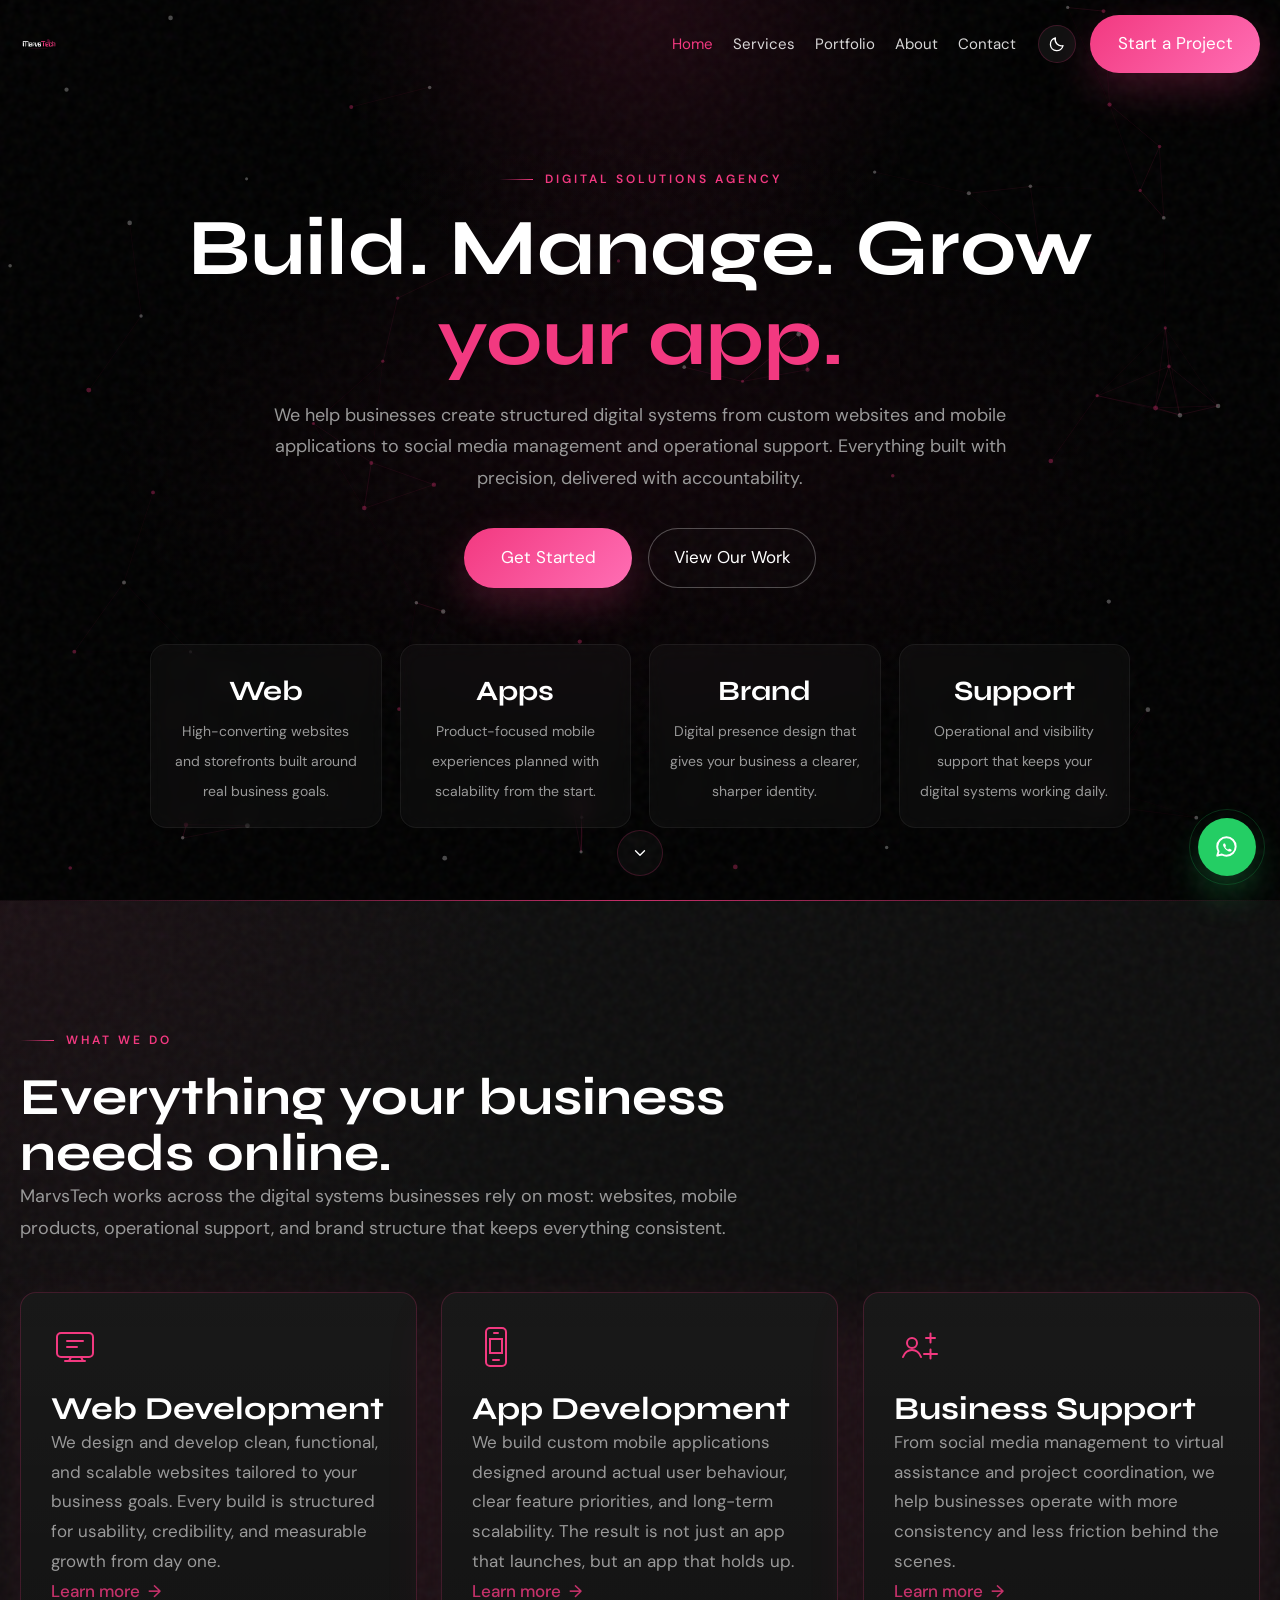
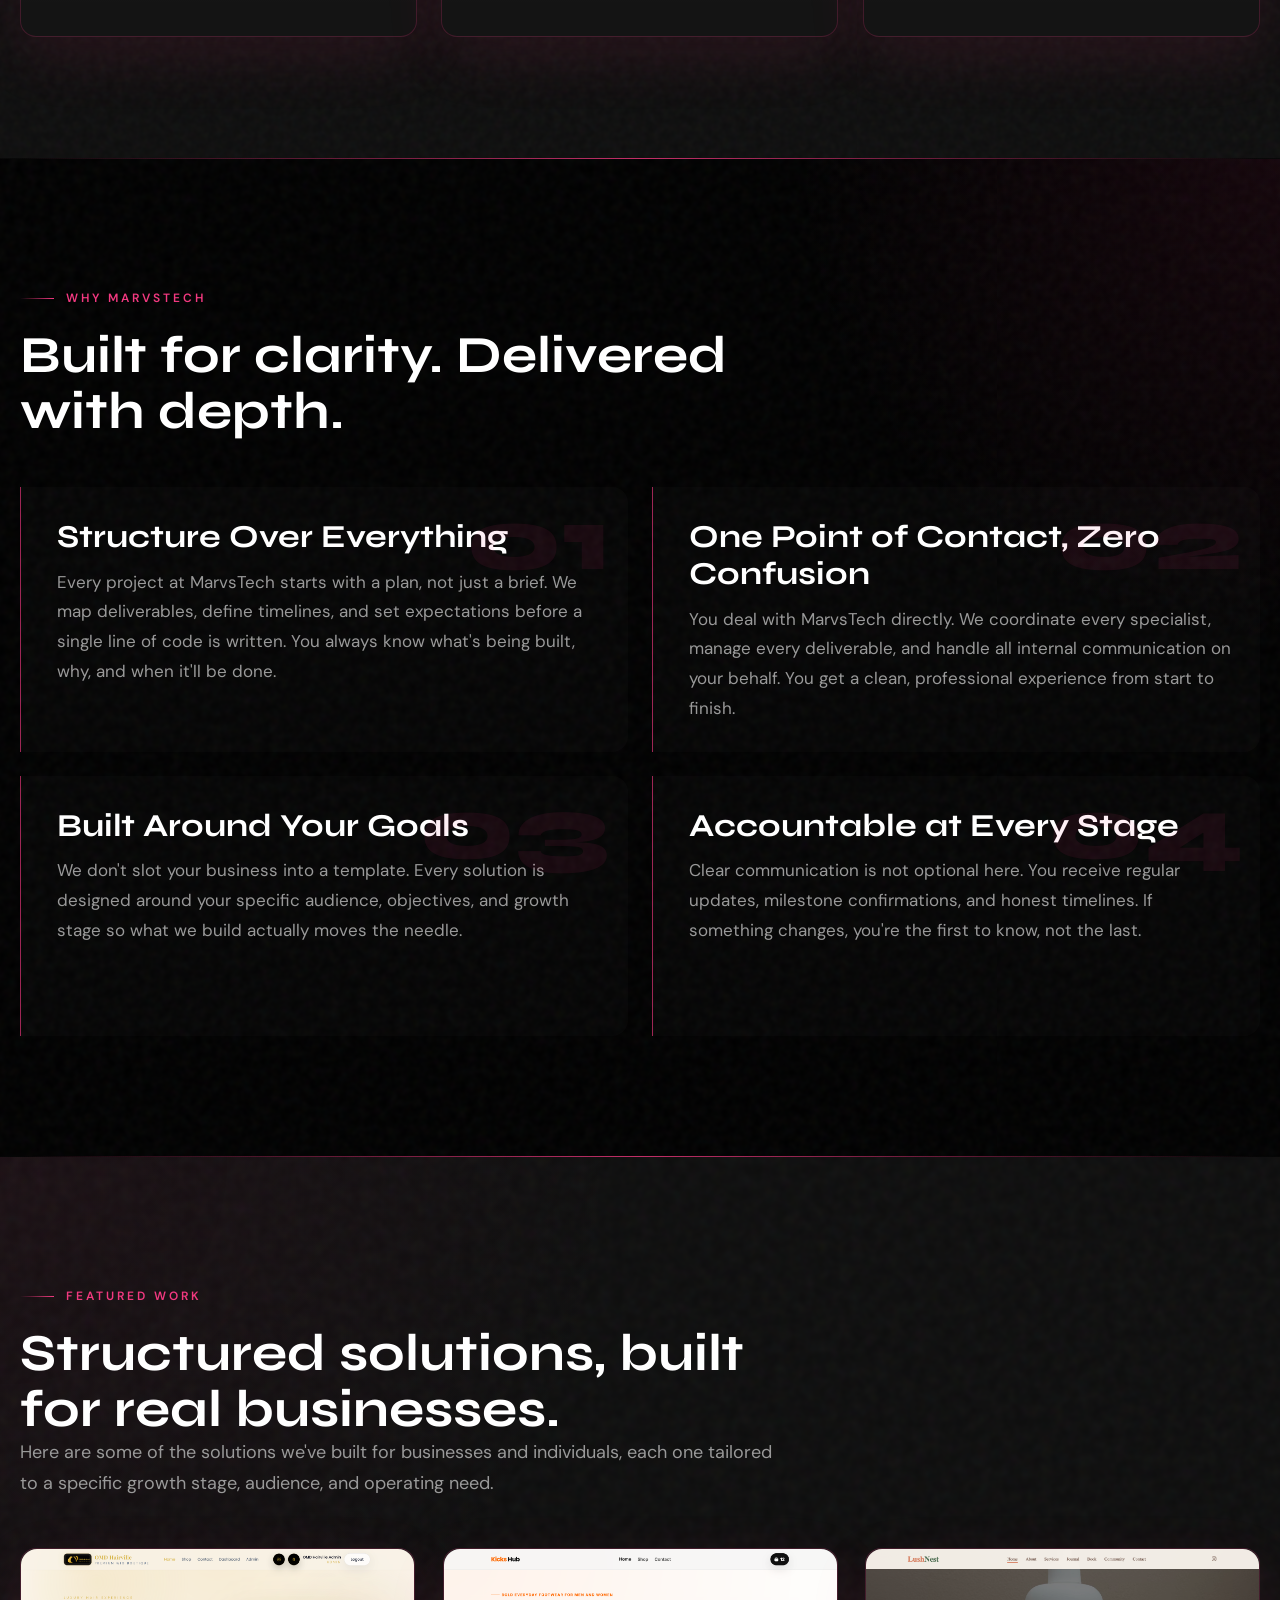
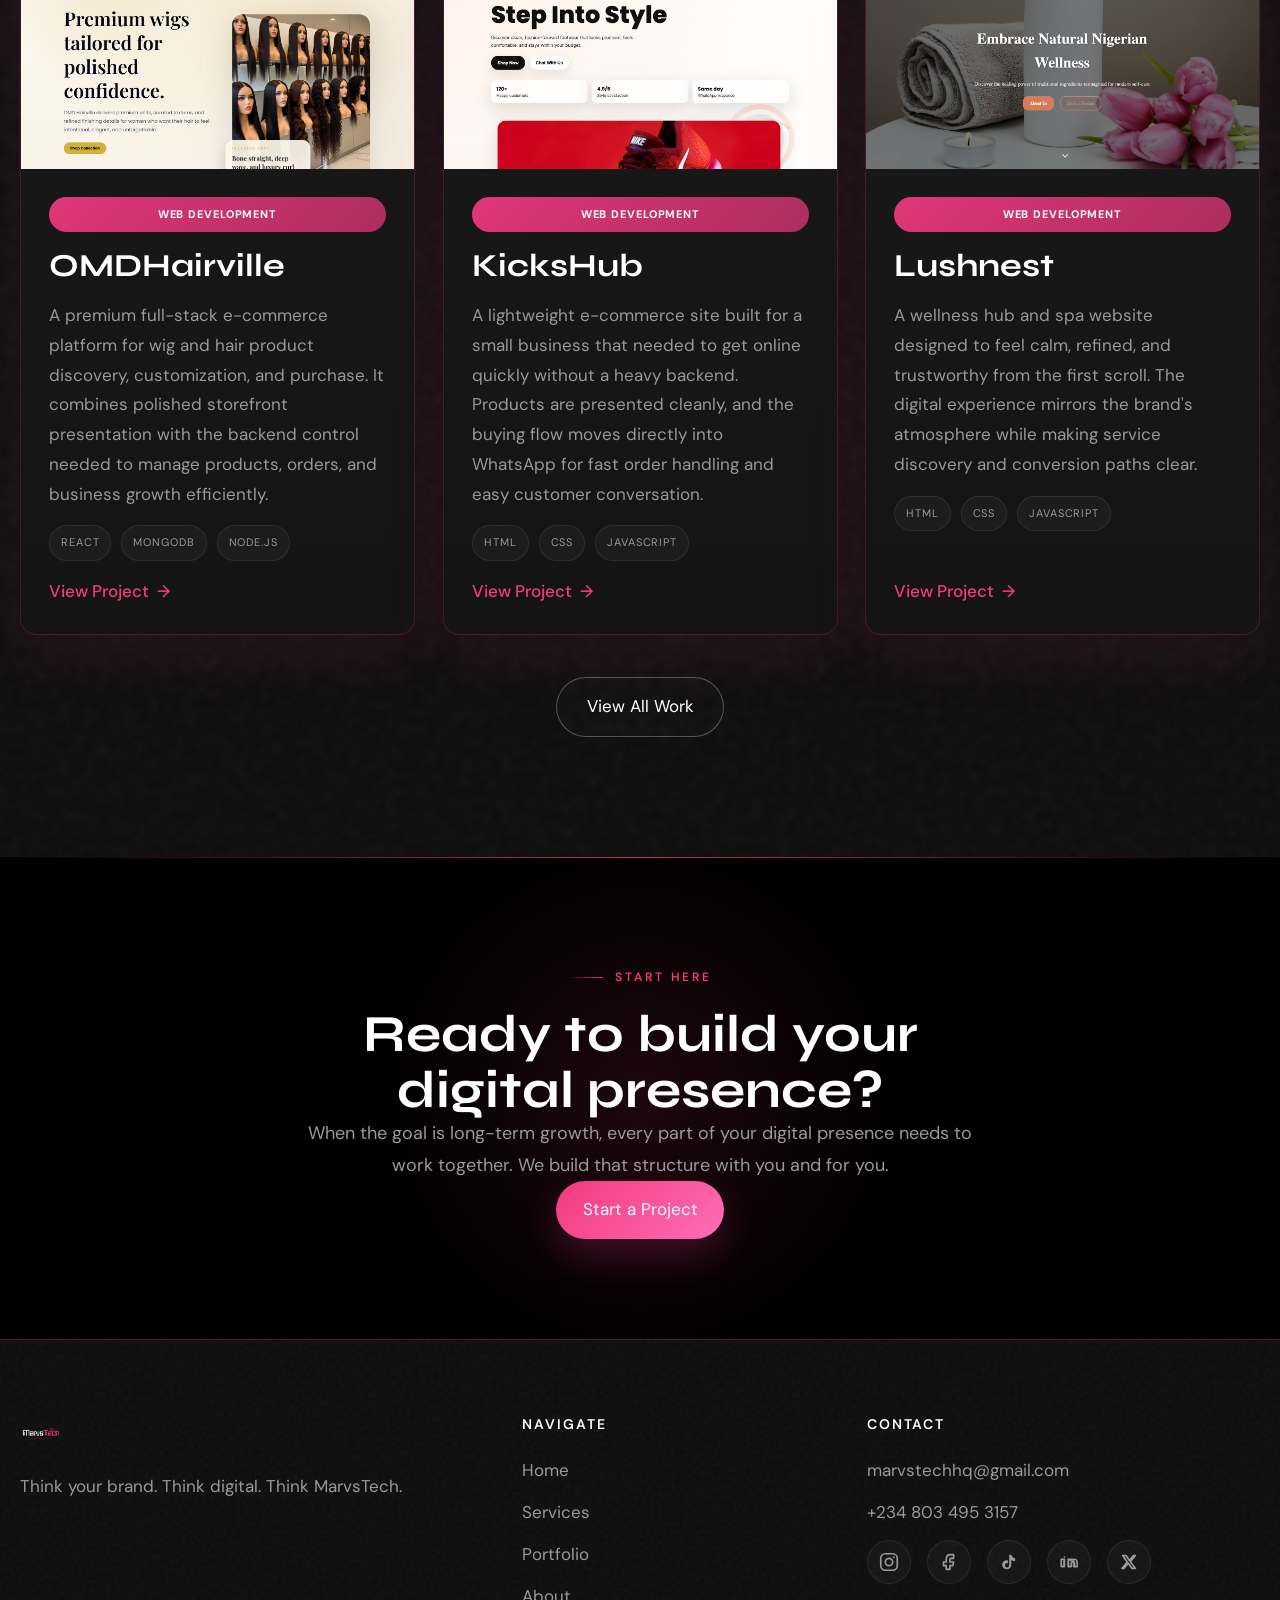
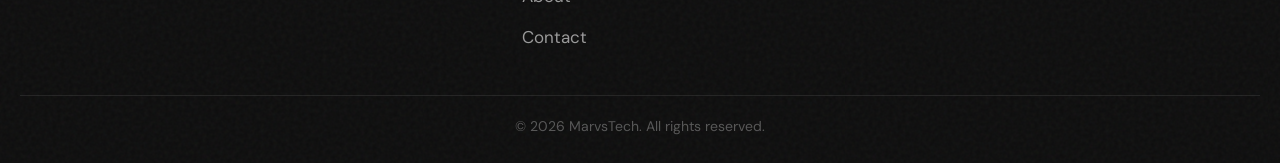
<file: index.html>
<!DOCTYPE html>
<html lang="en">
  <head>
    <meta charset="UTF-8">
    <meta name="viewport" content="width=device-width, initial-scale=1.0">
    <meta name="description" content="MarvsTech builds premium websites, apps, and digital support systems for businesses ready to grow online with clarity and structure.">
    <meta property="og:title" content="MarvsTech | Premium Digital Solutions Agency">
    <meta property="og:description" content="We build websites, applications, and digital systems that help brands build, manage, and grow with confidence.">
    <link rel="icon" href="assets/MavsTech Logo.png">
    <title>MarvsTech | Premium Digital Solutions Agency</title>
    <script>
      (() => {
        try {
          const savedTheme = localStorage.getItem("marvstech-theme");
          document.documentElement.setAttribute("data-theme", savedTheme === "light" ? "light" : "dark");
        } catch (error) {
          document.documentElement.setAttribute("data-theme", "dark");
        }
      })();
    </script>
    <link rel="preconnect" href="https://fonts.googleapis.com">
    <link rel="preconnect" href="https://fonts.gstatic.com" crossorigin>
    <link href="https://fonts.googleapis.com/css2?family=DM+Sans:wght@300;400;500&family=Syne:wght@700;800&display=swap" rel="stylesheet">
    <link rel="stylesheet" href="assets/css/style.css">
  </head>
  <body>
    <div class="page-shell">
      <!-- Header -->
      <header class="site-header">
        <div class="container nav-shell">
          <a class="brand-link" href="index.html" aria-label="MarvsTech home">
            <img src="assets/logo.png" alt="MarvsTech logo">
          </a>

          <nav class="nav-desktop" aria-label="Primary navigation">
            <ul class="nav-list">
              <li><a class="nav-link active" href="index.html">Home</a></li>
              <li><a class="nav-link" href="services.html">Services</a></li>
              <li><a class="nav-link" href="portfolio.html">Portfolio</a></li>
              <li><a class="nav-link" href="about.html">About</a></li>
              <li><a class="nav-link" href="contact.html">Contact</a></li>
            </ul>
          </nav>

          <div class="nav-tools">
            <button class="theme-toggle" type="button" data-theme-toggle aria-label="Switch theme">
              <span class="theme-icon theme-icon--sun" aria-hidden="true">
                <svg viewBox="0 0 24 24" fill="none">
                  <circle cx="12" cy="12" r="4.5" stroke="currentColor" stroke-width="1.8"/>
                  <path d="M12 2.8v2.4M12 18.8v2.4M5.2 5.2l1.7 1.7M17.1 17.1l1.7 1.7M2.8 12h2.4M18.8 12h2.4M5.2 18.8l1.7-1.7M17.1 6.9l1.7-1.7" stroke="currentColor" stroke-width="1.8" stroke-linecap="round"/>
                </svg>
              </span>
              <span class="theme-icon theme-icon--moon" aria-hidden="true">
                <svg viewBox="0 0 24 24" fill="none">
                  <path d="M20 14.2A8.5 8.5 0 0 1 9.8 4 8.5 8.5 0 1 0 20 14.2Z" stroke="currentColor" stroke-width="1.8" stroke-linecap="round" stroke-linejoin="round"/>
                </svg>
              </span>
            </button>
            <a class="btn nav-cta" href="contact.html">Start a Project</a>
          </div>

          <button class="menu-toggle" type="button" aria-label="Toggle menu" aria-expanded="false" aria-controls="mobile-drawer">
            <span></span>
            <span></span>
            <span></span>
          </button>
        </div>
      </header>

      <div class="mobile-drawer" id="mobile-drawer">
        <div class="mobile-panel">
          <ul class="mobile-nav-list">
            <li><a class="mobile-nav-link active" href="index.html">Home</a></li>
            <li><a class="mobile-nav-link" href="services.html">Services</a></li>
            <li><a class="mobile-nav-link" href="portfolio.html">Portfolio</a></li>
            <li><a class="mobile-nav-link" href="about.html">About</a></li>
            <li><a class="mobile-nav-link" href="contact.html">Contact</a></li>
          </ul>
          <a class="btn" href="contact.html">Start a Project</a>
        </div>
      </div>

      <main>
        <!-- Hero -->
        <section class="hero">
          <canvas class="hero-canvas" data-particle-canvas aria-hidden="true"></canvas>
          <div class="container hero-overlay">
            <div class="hero-content" data-reveal>
              <div class="eyebrow">Digital Solutions Agency</div>
              <div class="hero-title">
                <h1>Build. Manage. Grow</h1>
                <h1><span class="word-swap" data-word-swap>your website.</span></h1>
              </div>
              <p class="hero-copy">
                We help businesses create structured digital systems from custom websites and mobile applications to social media management and operational support. Everything built with precision, delivered with accountability.
              </p>
              <div class="button-row hero-actions">
                <a class="btn" href="contact.html">Get Started</a>
                <a class="btn-outline" href="portfolio.html">View Our Work</a>
              </div>

              <div class="hero-metrics">
                <article class="metric-card" data-reveal data-reveal-delay="1">
                  <strong>Web</strong>
                  <span>High-converting websites and storefronts built around real business goals.</span>
                </article>
                <article class="metric-card" data-reveal data-reveal-delay="2">
                  <strong>Apps</strong>
                  <span>Product-focused mobile experiences planned with scalability from the start.</span>
                </article>
                <article class="metric-card" data-reveal data-reveal-delay="3">
                  <strong>Brand</strong>
                  <span>Digital presence design that gives your business a clearer, sharper identity.</span>
                </article>
                <article class="metric-card" data-reveal data-reveal-delay="4">
                  <strong>Support</strong>
                  <span>Operational and visibility support that keeps your digital systems working daily.</span>
                </article>
              </div>
            </div>
          </div>
          <a class="scroll-indicator" href="#what-we-do" aria-label="Scroll to what we do">
            <svg width="18" height="18" viewBox="0 0 24 24" fill="none" aria-hidden="true">
              <path d="m6 9 6 6 6-6" stroke="currentColor" stroke-width="1.8" stroke-linecap="round" stroke-linejoin="round"/>
            </svg>
          </a>
        </section>

        <div class="section-divider"></div>

        <!-- What We Do -->
        <section class="section section-soft" id="what-we-do">
          <div class="container">
            <div class="section-header" data-reveal>
              <div class="eyebrow">What We Do</div>
              <h2>Everything your business needs online.</h2>
              <p class="lead">MarvsTech works across the digital systems businesses rely on most: websites, mobile products, operational support, and brand structure that keeps everything consistent.</p>
            </div>

            <div class="grid-3">
              <article class="card" data-reveal data-reveal-delay="1">
                <svg class="service-icon" viewBox="0 0 48 48" fill="none" aria-hidden="true">
                  <rect x="6" y="10" width="36" height="24" rx="4" stroke="currentColor" stroke-width="2"/>
                  <path d="M14 38h20M20 34l-2 4m12-4 2 4M16 18h16M16 24h10" stroke="currentColor" stroke-width="2" stroke-linecap="round"/>
                </svg>
                <h3>Web Development</h3>
                <p>We design and develop clean, functional, and scalable websites tailored to your business goals. Every build is structured for usability, credibility, and measurable growth from day one.</p>
                <a class="learn-link" href="services.html#service-web">Learn more <span aria-hidden="true">→</span></a>
              </article>

              <article class="card" data-reveal data-reveal-delay="2">
                <svg class="service-icon" viewBox="0 0 48 48" fill="none" aria-hidden="true">
                  <rect x="14" y="5" width="20" height="38" rx="4" stroke="currentColor" stroke-width="2"/>
                  <path d="M22 10h4M21 37h6" stroke="currentColor" stroke-width="2" stroke-linecap="round"/>
                  <path d="M18 16h12v14H18z" stroke="currentColor" stroke-width="2"/>
                </svg>
                <h3>App Development</h3>
                <p>We build custom mobile applications designed around actual user behaviour, clear feature priorities, and long-term scalability. The result is not just an app that launches, but an app that holds up.</p>
                <a class="learn-link" href="services.html#service-app">Learn more <span aria-hidden="true">→</span></a>
              </article>

              <article class="card" data-reveal data-reveal-delay="3">
                <svg class="service-icon" viewBox="0 0 48 48" fill="none" aria-hidden="true">
                  <circle cx="18" cy="20" r="5" stroke="currentColor" stroke-width="2"/>
                  <path d="M9 34c1.6-4.2 5.2-7 9-7s7.4 2.8 9 7" stroke="currentColor" stroke-width="2" stroke-linecap="round"/>
                  <path d="M32 15h9M36.5 10.5v9M30 31h13M36.5 26.5v9" stroke="currentColor" stroke-width="2" stroke-linecap="round"/>
                </svg>
                <h3>Business Support</h3>
                <p>From social media management to virtual assistance and project coordination, we help businesses operate with more consistency and less friction behind the scenes.</p>
                <a class="learn-link" href="services.html#service-support">Learn more <span aria-hidden="true">→</span></a>
              </article>
            </div>
          </div>
        </section>

        <div class="section-divider"></div>

        <!-- Why MarvsTech -->
        <section class="section section-dark">
          <div class="container">
            <div class="section-header" data-reveal>
              <div class="eyebrow">Why MarvsTech</div>
              <h2>Built for clarity. Delivered with depth.</h2>
            </div>

            <div class="feature-grid">
              <article class="feature-item" data-reveal data-reveal-delay="1">
                <div class="feature-number">01</div>
                <h3>Structure Over Everything</h3>
                <p>Every project at MarvsTech starts with a plan, not just a brief. We map deliverables, define timelines, and set expectations before a single line of code is written. You always know what's being built, why, and when it'll be done.</p>
              </article>

              <article class="feature-item" data-reveal data-reveal-delay="2">
                <div class="feature-number">02</div>
                <h3>One Point of Contact, Zero Confusion</h3>
                <p>You deal with MarvsTech directly. We coordinate every specialist, manage every deliverable, and handle all internal communication on your behalf. You get a clean, professional experience from start to finish.</p>
              </article>

              <article class="feature-item" data-reveal data-reveal-delay="3">
                <div class="feature-number">03</div>
                <h3>Built Around Your Goals</h3>
                <p>We don't slot your business into a template. Every solution is designed around your specific audience, objectives, and growth stage so what we build actually moves the needle.</p>
              </article>

              <article class="feature-item" data-reveal data-reveal-delay="4">
                <div class="feature-number">04</div>
                <h3>Accountable at Every Stage</h3>
                <p>Clear communication is not optional here. You receive regular updates, milestone confirmations, and honest timelines. If something changes, you're the first to know, not the last.</p>
              </article>
            </div>
          </div>
        </section>

        <div class="section-divider"></div>

        <!-- Featured Work -->
        <section class="section section-soft">
          <div class="container">
            <div class="section-header" data-reveal>
              <div class="eyebrow">Featured Work</div>
              <h2>Structured solutions, built for real businesses.</h2>
              <p class="lead">Here are some of the solutions we've built for businesses and individuals, each one tailored to a specific growth stage, audience, and operating need.</p>
            </div>

            <div class="project-grid">
              <article class="card project-card" data-reveal data-reveal-delay="1">
                <div class="project-image-wrap">
                  <img src="assets/projects/omdhairville.png" alt="Screenshot preview of OMDHairville e-commerce website">
                </div>
                <div class="project-content">
                  <span class="pill pill-pink">Web Development</span>
                  <h3>OMDHairville</h3>
                  <p>A premium full-stack e-commerce platform for wig and hair product discovery, customization, and purchase. It combines polished storefront presentation with the backend control needed to manage products, orders, and business growth efficiently.</p>
                  <div class="stack-tags">
                    <span class="stack-tag">React</span>
                    <span class="stack-tag">MongoDB</span>
                    <span class="stack-tag">Node.js</span>
                  </div>
                  <a class="text-link project-action" href="https://omdhairville.vercel.app/" target="_blank" rel="noreferrer">View Project <span aria-hidden="true">→</span></a>
                </div>
              </article>

              <article class="card project-card" data-reveal data-reveal-delay="2">
                <div class="project-image-wrap">
                  <img src="assets/projects/kickshub.png" alt="Screenshot preview of KicksHub online store">
                </div>
                <div class="project-content">
                  <span class="pill pill-pink">Web Development</span>
                  <h3>KicksHub</h3>
                  <p>A lightweight e-commerce site built for a small business that needed to get online quickly without a heavy backend. Products are presented cleanly, and the buying flow moves directly into WhatsApp for fast order handling and easy customer conversation.</p>
                  <div class="stack-tags">
                    <span class="stack-tag">HTML</span>
                    <span class="stack-tag">CSS</span>
                    <span class="stack-tag">JavaScript</span>
                  </div>
                  <a class="text-link project-action" href="https://kickshubstore.vercel.app/" target="_blank" rel="noreferrer">View Project <span aria-hidden="true">→</span></a>
                </div>
              </article>

              <article class="card project-card" data-reveal data-reveal-delay="3">
                <div class="project-image-wrap">
                  <img src="assets/projects/lushnest.png" alt="Screenshot preview of Lushnest wellness and spa website">
                </div>
                <div class="project-content">
                  <span class="pill pill-pink">Web Development</span>
                  <h3>Lushnest</h3>
                  <p>A wellness hub and spa website designed to feel calm, refined, and trustworthy from the first scroll. The digital experience mirrors the brand's atmosphere while making service discovery and conversion paths clear.</p>
                  <div class="stack-tags">
                    <span class="stack-tag">HTML</span>
                    <span class="stack-tag">CSS</span>
                    <span class="stack-tag">JavaScript</span>
                  </div>
                  <a class="text-link project-action" href="https://lushnest.netlify.app/" target="_blank" rel="noreferrer">View Project <span aria-hidden="true">→</span></a>
                </div>
              </article>
            </div>

            <div class="center-cta" data-reveal>
              <a class="btn-outline" href="portfolio.html">View All Work</a>
            </div>
          </div>
        </section>

        <div class="section-divider"></div>

        <!-- CTA -->
        <section class="cta-band">
          <div class="container">
            <div class="section-header" data-reveal>
              <div class="eyebrow">Start Here</div>
              <h2>Ready to build your digital presence?</h2>
              <p class="lead">When the goal is long-term growth, every part of your digital presence needs to work together. We build that structure with you and for you.</p>
            </div>
            <a class="btn" href="contact.html" data-reveal data-reveal-delay="1">Start a Project</a>
          </div>
        </section>
      </main>

      <!-- Footer -->
      <footer class="site-footer">
        <div class="container footer-top">
          <div class="footer-brand">
            <img src="assets/logo.png" alt="MarvsTech logo">
            <p>Think your brand. Think digital. Think MarvsTech.</p>
          </div>

          <div class="footer-links">
            <div class="footer-title">Navigate</div>
            <a href="index.html">Home</a>
            <a href="services.html">Services</a>
            <a href="portfolio.html">Portfolio</a>
            <a href="about.html">About</a>
            <a href="contact.html">Contact</a>
          </div>

          <div class="footer-contact">
            <div class="footer-title">Contact</div>
            <a href="mailto:marvstechhq@gmail.com">marvstechhq@gmail.com</a>
            <a href="tel:+2348034953157">+234 803 495 3157</a>
            <div class="footer-social">
              <a class="social-link social-link--instagram" href="https://www.instagram.com/marvs.tech?igsh=MXc1bWZhanFrd2Vx&utm_source=qr" target="_blank" aria-label="MarvsTech on Instagram">
                <svg viewBox="0 0 24 24" fill="none" aria-hidden="true"><rect x="3" y="3" width="18" height="18" rx="5" stroke="currentColor" stroke-width="1.8"/><circle cx="12" cy="12" r="4" stroke="currentColor" stroke-width="1.8"/><circle cx="17.2" cy="6.8" r="1" fill="currentColor"/></svg>
              </a>
              <a class="social-link social-link--facebook" href="https://www.facebook.com/share/1BCJtEY8v8/?mibextid=wwXIfr" target="_blank" aria-label="MarvsTech on Facebook">
                <svg viewBox="0 0 24 24" fill="none" aria-hidden="true"><path d="M14 8h3V4h-3c-3 0-5 2-5 5v3H6v4h3v4h4v-4h3.2l.8-4H13V9c0-.7.3-1 1-1Z" stroke="currentColor" stroke-width="1.8" stroke-linejoin="round"/></svg>
              </a>
              <a class="social-link social-link--tiktok" href="#" aria-label="MarvsTech on TikTok">
                <svg viewBox="0 0 24 24" fill="none" aria-hidden="true"><path d="M14.5 4c.7 2 2.1 3.5 4.2 4v3.2c-1.5-.1-2.9-.6-4.2-1.4V15a5 5 0 1 1-5-5c.5 0 .9.1 1.3.2v3.3a2.3 2.3 0 1 0 1.4 2.1V4h2.3Z" fill="currentColor"/></svg>
              </a>
              <a class="social-link social-link--linkedin" href="#" aria-label="MarvsTech on LinkedIn">
                <svg viewBox="0 0 24 24" fill="none" aria-hidden="true"><path d="M7 9v8M7 6.5v.1M11 17v-5a3 3 0 0 1 6 0v5M3.5 9h3V17h-3V9ZM11 9h3v1.4A4 4 0 0 1 17.5 9c2.1 0 3.5 1.4 3.5 4.2V17h-3v-3.4c0-1.2-.4-2.1-1.6-2.1s-2 1-2 2.3V17h-3V9Z" stroke="currentColor" stroke-width="1.8" stroke-linecap="round" stroke-linejoin="round"/></svg>
              </a>
              <a class="social-link social-link--x" href="#" aria-label="MarvsTech on X">
                <svg viewBox="0 0 24 24" fill="none" aria-hidden="true"><path d="M5 5h3.8l3.6 5.3L16.9 5H19l-5.5 6.6L19 19h-3.8l-3.9-5.7L6.4 19H4.3l5.8-6.9L5 5Z" stroke="currentColor" stroke-width="1.8" stroke-linecap="round" stroke-linejoin="round"/></svg>
              </a>
            </div>
          </div>
        </div>
        <div class="container footer-bottom">
          <p>© 2026 MarvsTech. All rights reserved.</p>
        </div>
      </footer>

      <!-- WhatsApp -->
      <div class="whatsapp-float">
        <div class="whatsapp-ring" aria-hidden="true"></div>
        <a class="whatsapp-link" href="https://wa.me/2348034953157" target="_blank" rel="noreferrer" aria-label="Chat with us on WhatsApp">
          <svg width="26" height="26" viewBox="0 0 24 24" fill="none" aria-hidden="true">
            <path d="M20 11.5c0 4.7-3.8 8.5-8.5 8.5-1.5 0-3-.4-4.2-1.1L3 20l1.2-4.1A8.4 8.4 0 0 1 3 11.5C3 6.8 6.8 3 11.5 3S20 6.8 20 11.5Z" stroke="currentColor" stroke-width="1.8" stroke-linejoin="round"/>
            <path d="M8.7 9.2c.2-.5.4-.5.6-.5h.5c.2 0 .4 0 .5.4l.7 1.7c.1.3 0 .4-.1.6l-.3.4c-.1.1-.2.2-.1.4.3.6 1 1.6 2.3 2.2.2.1.3 0 .4-.1l.5-.6c.2-.2.4-.2.6-.1l1.5.7c.2.1.4.2.4.5v.4c0 .2-.1.5-.4.7-.4.3-1 .4-1.5.3-.8-.1-1.8-.5-3.1-1.7-1.5-1.3-2.4-2.8-2.7-3.7-.2-.6-.1-1.2.1-1.5.1-.2.3-.4.5-.4Z" fill="currentColor"/>
          </svg>
        </a>
        <div class="whatsapp-tooltip">Chat with us</div>
      </div>
    </div>

    <script src="assets/js/main.js"></script>
  </body>
</html>
</file>
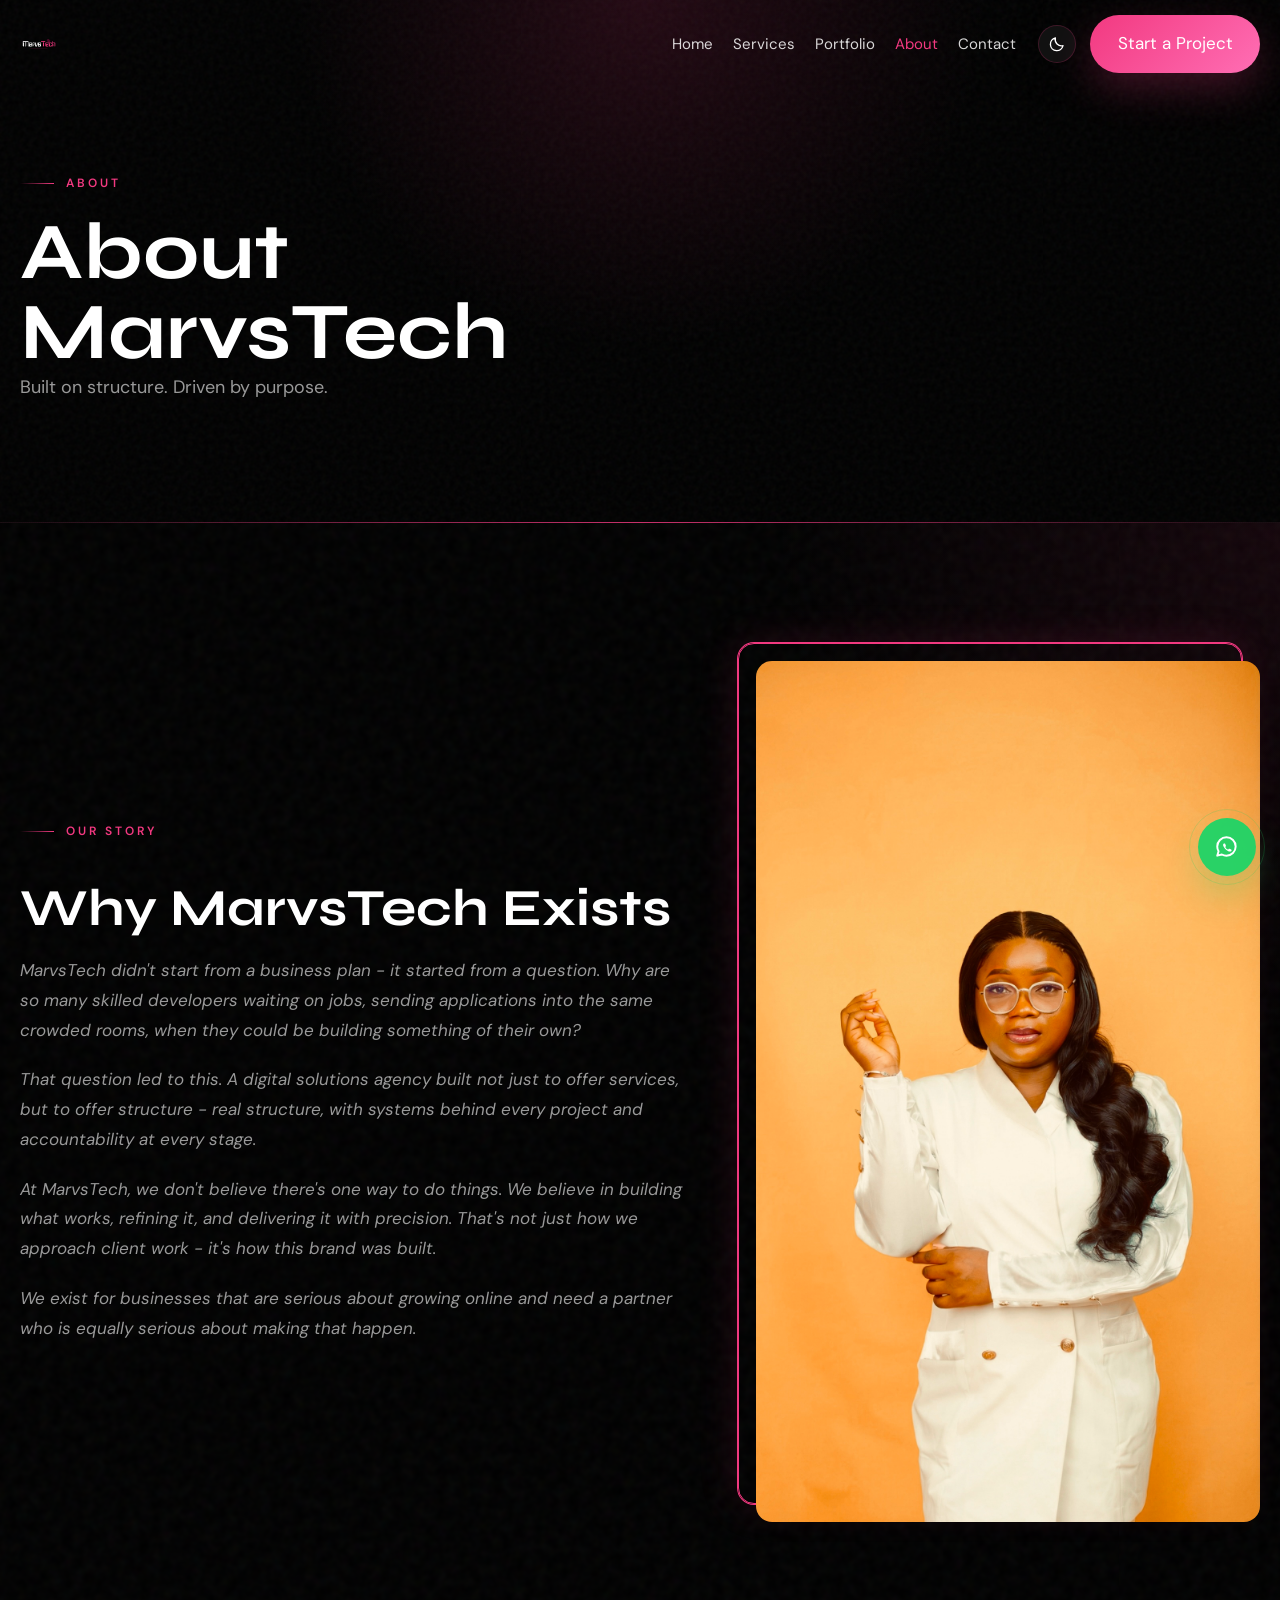
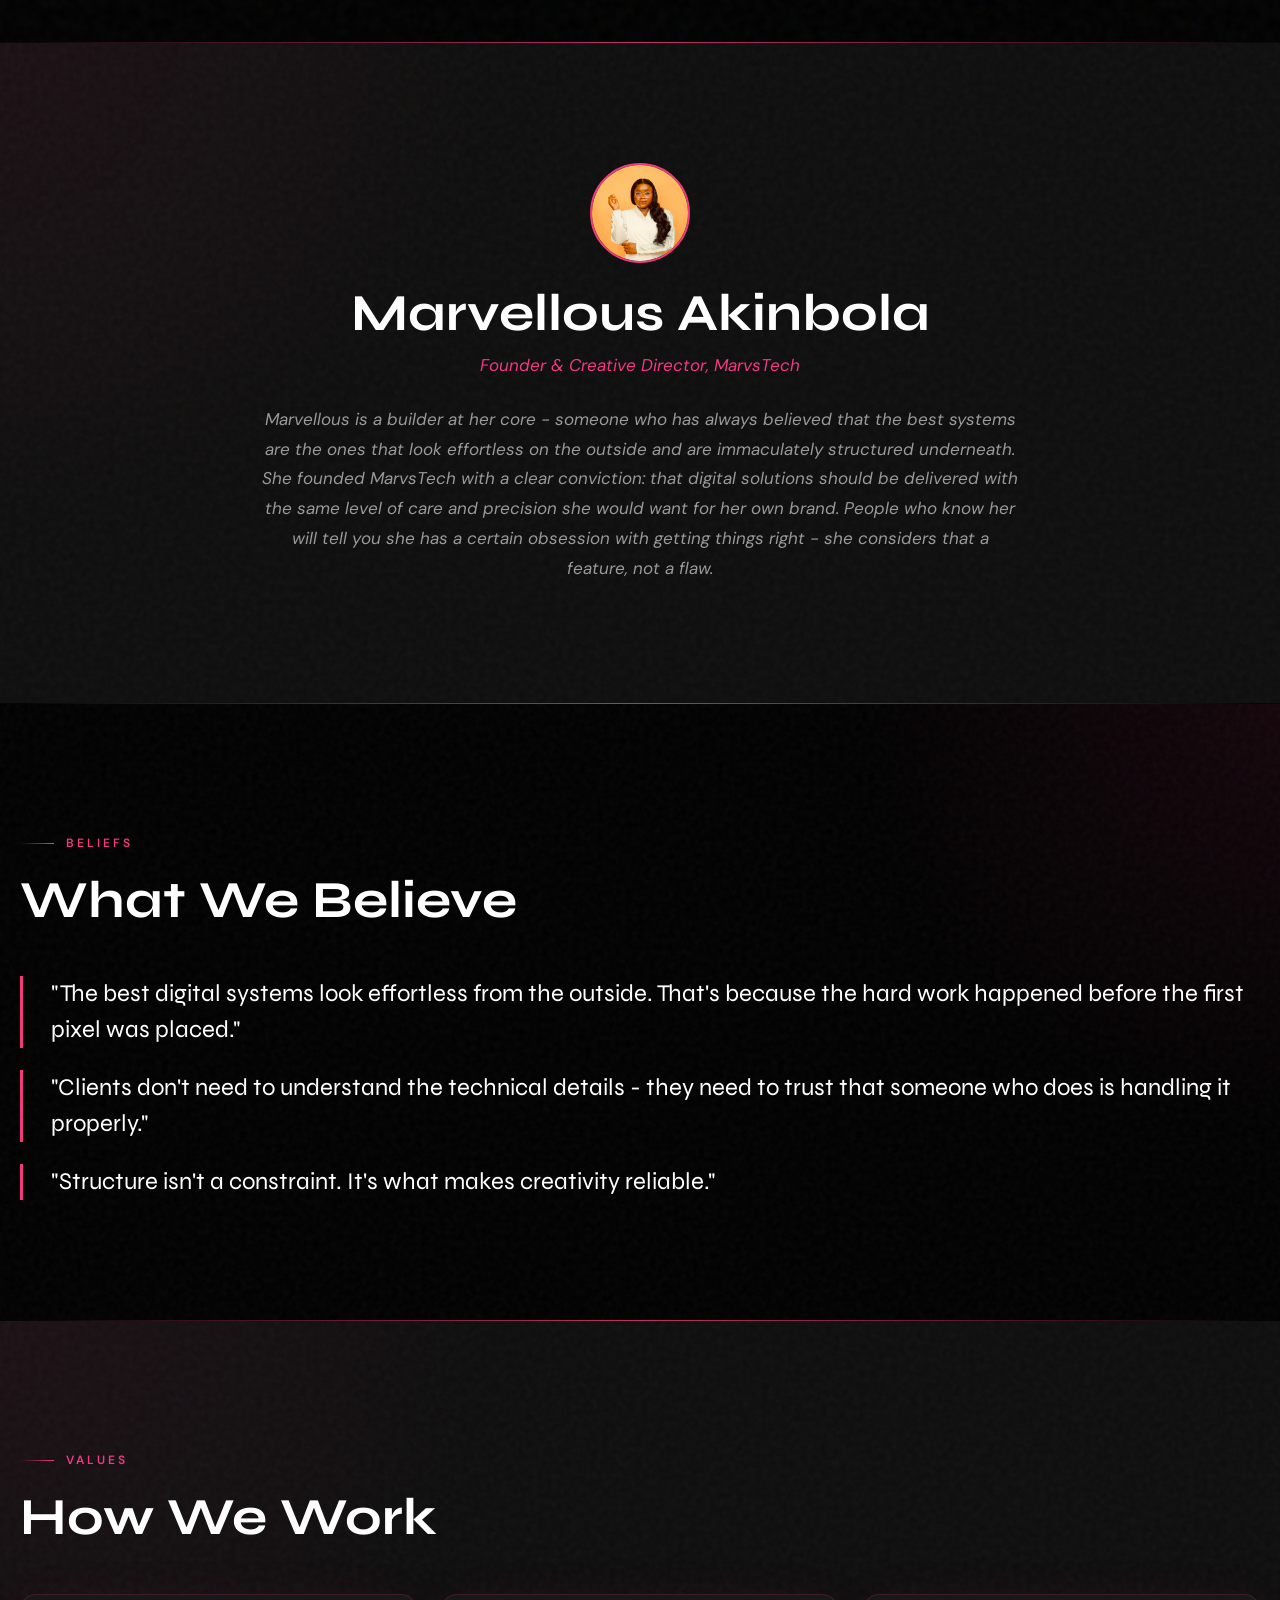
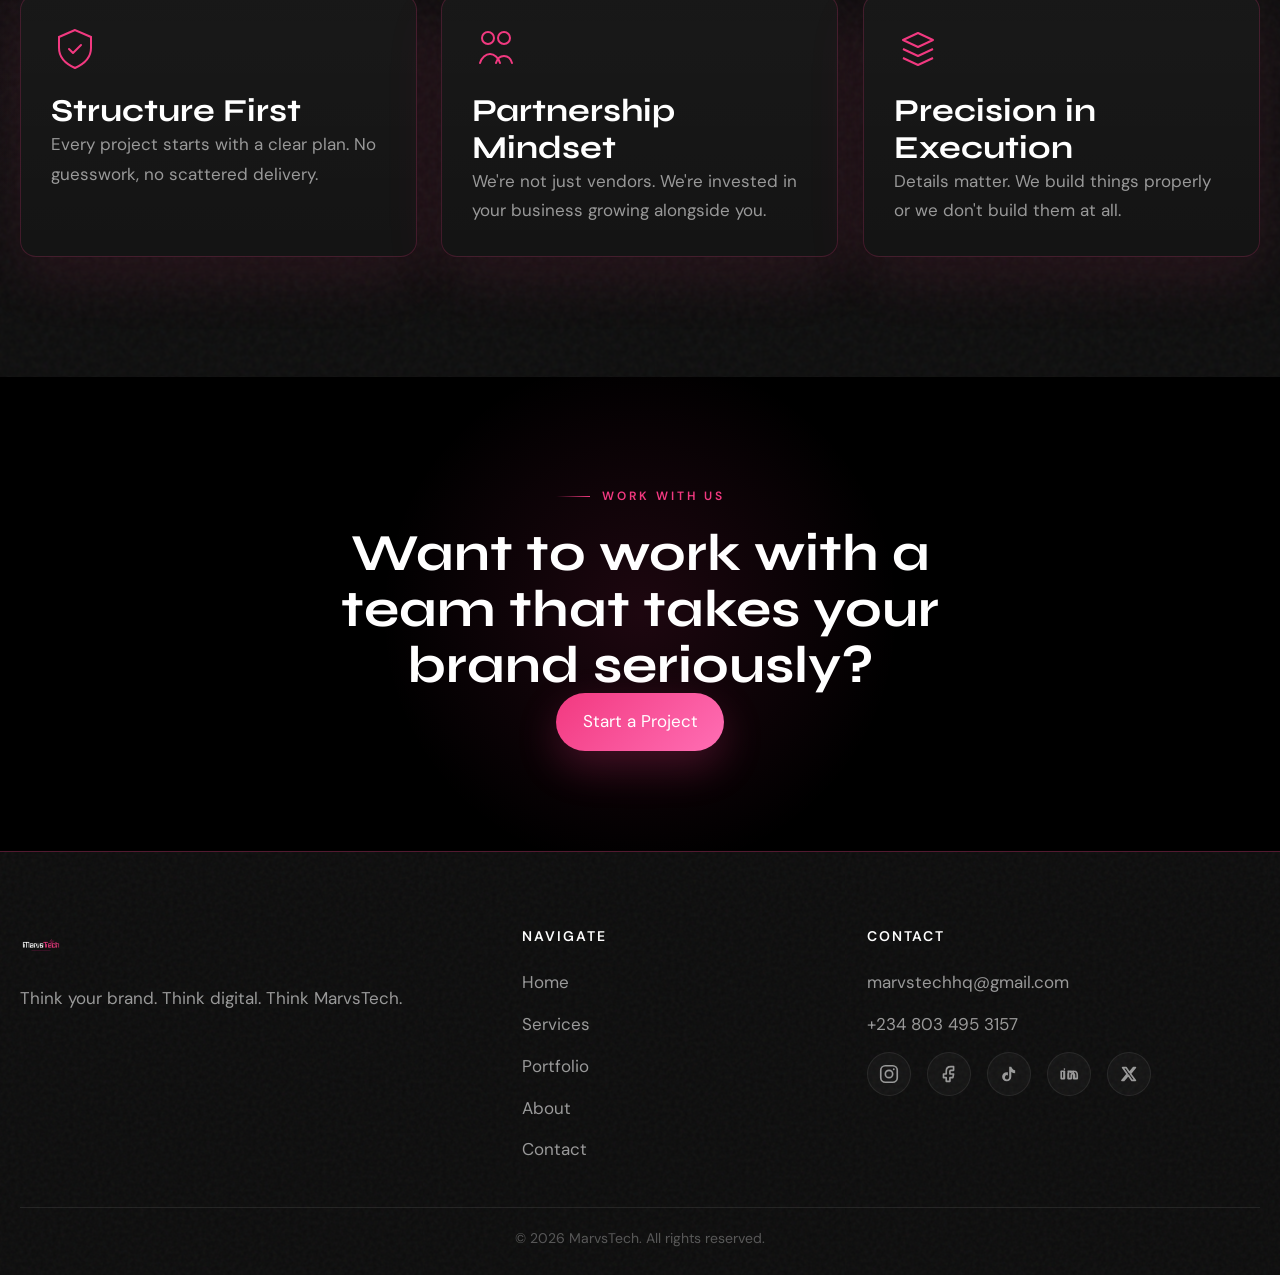
<file: about.html>
<!DOCTYPE html>
<html lang="en">
  <head>
    <meta charset="UTF-8">
    <meta name="viewport" content="width=device-width, initial-scale=1.0">
    <meta name="description" content="Learn why MarvsTech exists, meet founder Marvellous Akinbola, and see the values behind every client delivery.">
    <meta property="og:title" content="About MarvsTech | Built on Structure, Driven by Purpose">
    <meta property="og:description" content="MarvsTech is a premium digital solutions agency built on clarity, accountability, and precision in execution.">
        <link rel="icon" href="assets/MavsTech Logo.png">
    <title>About MarvsTech</title>
    <script>
      (() => {
        try {
          const savedTheme = localStorage.getItem("marvstech-theme");
          document.documentElement.setAttribute("data-theme", savedTheme === "light" ? "light" : "dark");
        } catch (error) {
          document.documentElement.setAttribute("data-theme", "dark");
        }
      })();
    </script>
    <link rel="preconnect" href="https://fonts.googleapis.com">
    <link rel="preconnect" href="https://fonts.gstatic.com" crossorigin>
    <link href="https://fonts.googleapis.com/css2?family=DM+Sans:wght@300;400;500&family=Syne:wght@700;800&display=swap" rel="stylesheet">
    <link rel="stylesheet" href="assets/css/style.css">
  </head>
  <body>
    <div class="page-shell">
      <header class="site-header">
        <div class="container nav-shell">
          <a class="brand-link" href="index.html" aria-label="MarvsTech home">
            <img src="assets/logo.png" alt="MarvsTech logo">
          </a>

          <nav class="nav-desktop" aria-label="Primary navigation">
            <ul class="nav-list">
              <li><a class="nav-link" href="index.html">Home</a></li>
              <li><a class="nav-link" href="services.html">Services</a></li>
              <li><a class="nav-link" href="portfolio.html">Portfolio</a></li>
              <li><a class="nav-link active" href="about.html">About</a></li>
              <li><a class="nav-link" href="contact.html">Contact</a></li>
            </ul>
          </nav>

          <div class="nav-tools">
            <button class="theme-toggle" type="button" data-theme-toggle aria-label="Switch theme">
              <span class="theme-icon theme-icon--sun" aria-hidden="true"><svg viewBox="0 0 24 24" fill="none"><circle cx="12" cy="12" r="4.5" stroke="currentColor" stroke-width="1.8"/><path d="M12 2.8v2.4M12 18.8v2.4M5.2 5.2l1.7 1.7M17.1 17.1l1.7 1.7M2.8 12h2.4M18.8 12h2.4M5.2 18.8l1.7-1.7M17.1 6.9l1.7-1.7" stroke="currentColor" stroke-width="1.8" stroke-linecap="round"/></svg></span>
              <span class="theme-icon theme-icon--moon" aria-hidden="true"><svg viewBox="0 0 24 24" fill="none"><path d="M20 14.2A8.5 8.5 0 0 1 9.8 4 8.5 8.5 0 1 0 20 14.2Z" stroke="currentColor" stroke-width="1.8" stroke-linecap="round" stroke-linejoin="round"/></svg></span>
            </button>
            <a class="btn nav-cta" href="contact.html">Start a Project</a>
          </div>

          <button class="menu-toggle" type="button" aria-label="Toggle menu" aria-expanded="false" aria-controls="mobile-drawer">
            <span></span>
            <span></span>
            <span></span>
          </button>
        </div>
      </header>

      <div class="mobile-drawer" id="mobile-drawer">
        <div class="mobile-panel">
          <ul class="mobile-nav-list">
            <li><a class="mobile-nav-link" href="index.html">Home</a></li>
            <li><a class="mobile-nav-link" href="services.html">Services</a></li>
            <li><a class="mobile-nav-link" href="portfolio.html">Portfolio</a></li>
            <li><a class="mobile-nav-link active" href="about.html">About</a></li>
            <li><a class="mobile-nav-link" href="contact.html">Contact</a></li>
          </ul>
          <a class="btn" href="contact.html">Start a Project</a>
        </div>
      </div>

      <main>
        <section class="page-hero">
          <div class="container">
            <div class="section-header">
              <div class="eyebrow" data-reveal>About</div>
              <h1 data-reveal data-reveal-delay="1">About MarvsTech</h1>
              <p class="lead" data-reveal data-reveal-delay="2">Built on structure. Driven by purpose.</p>
            </div>
          </div>
        </section>

        <div class="section-divider"></div>

        <section class="section section-dark">
          <div class="container story-grid">
            <div class="story-copy" data-reveal>
              <div class="eyebrow">Our Story</div>
              <h2>Why MarvsTech Exists</h2>
              <p><em>MarvsTech didn't start from a business plan - it started from a question. Why are so many skilled developers waiting on jobs, sending applications into the same crowded rooms, when they could be building something of their own?</em></p>
              <p><em>That question led to this. A digital solutions agency built not just to offer services, but to offer structure - real structure, with systems behind every project and accountability at every stage.</em></p>
              <p><em>At MarvsTech, we don't believe there's one way to do things. We believe in building what works, refining it, and delivering it with precision. That's not just how we approach client work - it's how this brand was built.</em></p>
              <p><em>We exist for businesses that are serious about growing online and need a partner who is equally serious about making that happen.</em></p>
            </div>

            <div class="founder-frame" data-reveal data-reveal-delay="1">
              <img src="assets/founder.jpg" alt="Portrait of Marvellous Akinbola, founder of MarvsTech">
            </div>
          </div>
        </section>

        <div class="section-divider"></div>

        <section class="section section-soft">
          <div class="container">
            <div class="founder-panel" data-reveal>
              <img src="assets/founder.jpg" alt="Headshot of Marvellous Akinbola">
              <h2>Marvellous Akinbola</h2>
              <p class="founder-title">Founder &amp; Creative Director, MarvsTech</p>
              <div class="copy-stack cta-spacer">
                <p><em>Marvellous is a builder at her core - someone who has always believed that the best systems are the ones that look effortless on the outside and are immaculately structured underneath. She founded MarvsTech with a clear conviction: that digital solutions should be delivered with the same level of care and precision she would want for her own brand. People who know her will tell you she has a certain obsession with getting things right - she considers that a feature, not a flaw.</em></p>
              </div>
            </div>
          </div>
        </section>

        <div class="section-divider"></div>

        <section class="section section-dark">
          <div class="container">
            <div class="section-header" data-reveal>
              <div class="eyebrow">Beliefs</div>
              <h2>What We Believe</h2>
            </div>

            <div class="beliefs-grid">
              <article class="belief-card" data-reveal data-reveal-delay="1">
                <p>"The best digital systems look effortless from the outside. That's because the hard work happened before the first pixel was placed."</p>
              </article>
              <article class="belief-card" data-reveal data-reveal-delay="2">
                <p>"Clients don't need to understand the technical details - they need to trust that someone who does is handling it properly."</p>
              </article>
              <article class="belief-card" data-reveal data-reveal-delay="3">
                <p>"Structure isn't a constraint. It's what makes creativity reliable."</p>
              </article>
            </div>
          </div>
        </section>

        <div class="section-divider"></div>

        <section class="section section-soft">
          <div class="container">
            <div class="section-header" data-reveal>
              <div class="eyebrow">Values</div>
              <h2>How We Work</h2>
            </div>

            <div class="values-grid">
              <article class="card" data-reveal data-reveal-delay="1">
                <svg class="value-icon" viewBox="0 0 48 48" fill="none" aria-hidden="true"><path d="M24 5 8 12v11c0 10 7 16 16 20 9-4 16-10 16-20V12L24 5Z" stroke="currentColor" stroke-width="2"/><path d="m18 24 4 4 8-8" stroke="currentColor" stroke-width="2" stroke-linecap="round" stroke-linejoin="round"/></svg>
                <h3>Structure First</h3>
                <p>Every project starts with a clear plan. No guesswork, no scattered delivery.</p>
              </article>

              <article class="card" data-reveal data-reveal-delay="2">
                <svg class="value-icon" viewBox="0 0 48 48" fill="none" aria-hidden="true"><path d="M16 19a6 6 0 1 0 0-12 6 6 0 0 0 0 12ZM32 19a6 6 0 1 0 0-12 6 6 0 0 0 0 12Z" stroke="currentColor" stroke-width="2"/><path d="M8 38c1.5-5.5 5.8-9 10-9s8.5 3.5 10 9M24 38c1.2-4.4 4.6-7 8-7s6.8 2.6 8 7" stroke="currentColor" stroke-width="2" stroke-linecap="round"/></svg>
                <h3>Partnership Mindset</h3>
                <p>We're not just vendors. We're invested in your business growing alongside you.</p>
              </article>

              <article class="card" data-reveal data-reveal-delay="3">
                <svg class="value-icon" viewBox="0 0 48 48" fill="none" aria-hidden="true"><path d="M24 8 9 15l15 7 15-7-15-7ZM9 24l15 7 15-7M9 33l15 7 15-7" stroke="currentColor" stroke-width="2" stroke-linejoin="round"/></svg>
                <h3>Precision in Execution</h3>
                <p>Details matter. We build things properly or we don't build them at all.</p>
              </article>
            </div>
          </div>
        </section>

        <section class="cta-band">
          <div class="container">
            <div class="section-header" data-reveal>
              <div class="eyebrow">Work With Us</div>
              <h2>Want to work with a team that takes your brand seriously?</h2>
            </div>
            <a class="btn" href="contact.html" data-reveal data-reveal-delay="1">Start a Project</a>
          </div>
        </section>
      </main>

      <footer class="site-footer">
        <div class="container footer-top">
          <div class="footer-brand">
            <img src="assets/logo.png" alt="MarvsTech logo">
            <p>Think your brand. Think digital. Think MarvsTech.</p>
          </div>

          <div class="footer-links">
            <div class="footer-title">Navigate</div>
            <a href="index.html">Home</a>
            <a href="services.html">Services</a>
            <a href="portfolio.html">Portfolio</a>
            <a href="about.html">About</a>
            <a href="contact.html">Contact</a>
          </div>

          <div class="footer-contact">
            <div class="footer-title">Contact</div>
            <a href="mailto:marvstechhq@gmail.com">marvstechhq@gmail.com</a>
            <a href="tel:+2348034953157">+234 803 495 3157</a>
            <div class="footer-social">
              <a class="social-link social-link--instagram" href="https://www.instagram.com/marvs.tech?igsh=MXc1bWZhanFrd2Vx&utm_source=qr" target="_blank" aria-label="MarvsTech on Instagram"><svg viewBox="0 0 24 24" fill="none" aria-hidden="true"><rect x="3" y="3" width="18" height="18" rx="5" stroke="currentColor" stroke-width="1.8"/><circle cx="12" cy="12" r="4" stroke="currentColor" stroke-width="1.8"/><circle cx="17.2" cy="6.8" r="1" fill="currentColor"/></svg></a>
              <a class="social-link social-link--facebook" href="https://www.facebook.com/share/1BCJtEY8v8/?mibextid=wwXIfr" target="_blank" aria-label="MarvsTech on Facebook"><svg viewBox="0 0 24 24" fill="none" aria-hidden="true"><path d="M14 8h3V4h-3c-3 0-5 2-5 5v3H6v4h3v4h4v-4h3.2l.8-4H13V9c0-.7.3-1 1-1Z" stroke="currentColor" stroke-width="1.8" stroke-linejoin="round"/></svg></a>
              <a class="social-link social-link--tiktok" href="#" aria-label="MarvsTech on TikTok"><svg viewBox="0 0 24 24" fill="none" aria-hidden="true"><path d="M14.5 4c.7 2 2.1 3.5 4.2 4v3.2c-1.5-.1-2.9-.6-4.2-1.4V15a5 5 0 1 1-5-5c.5 0 .9.1 1.3.2v3.3a2.3 2.3 0 1 0 1.4 2.1V4h2.3Z" fill="currentColor"/></svg></a>
              <a class="social-link social-link--linkedin" href="#" aria-label="MarvsTech on LinkedIn"><svg viewBox="0 0 24 24" fill="none" aria-hidden="true"><path d="M7 9v8M7 6.5v.1M11 17v-5a3 3 0 0 1 6 0v5M3.5 9h3V17h-3V9ZM11 9h3v1.4A4 4 0 0 1 17.5 9c2.1 0 3.5 1.4 3.5 4.2V17h-3v-3.4c0-1.2-.4-2.1-1.6-2.1s-2 1-2 2.3V17h-3V9Z" stroke="currentColor" stroke-width="1.8" stroke-linecap="round" stroke-linejoin="round"/></svg></a>
              <a class="social-link social-link--x" href="#" aria-label="MarvsTech on X"><svg viewBox="0 0 24 24" fill="none" aria-hidden="true"><path d="M5 5h3.8l3.6 5.3L16.9 5H19l-5.5 6.6L19 19h-3.8l-3.9-5.7L6.4 19H4.3l5.8-6.9L5 5Z" stroke="currentColor" stroke-width="1.8" stroke-linecap="round" stroke-linejoin="round"/></svg></a>
            </div>
          </div>
        </div>
        <div class="container footer-bottom">
          <p>© 2026 MarvsTech. All rights reserved.</p>
        </div>
      </footer>

      <div class="whatsapp-float">
        <div class="whatsapp-ring" aria-hidden="true"></div>
        <a class="whatsapp-link" href="https://wa.me/2348034953157" target="_blank" rel="noreferrer" aria-label="Chat with us on WhatsApp">
          <svg width="26" height="26" viewBox="0 0 24 24" fill="none" aria-hidden="true"><path d="M20 11.5c0 4.7-3.8 8.5-8.5 8.5-1.5 0-3-.4-4.2-1.1L3 20l1.2-4.1A8.4 8.4 0 0 1 3 11.5C3 6.8 6.8 3 11.5 3S20 6.8 20 11.5Z" stroke="currentColor" stroke-width="1.8" stroke-linejoin="round"/><path d="M8.7 9.2c.2-.5.4-.5.6-.5h.5c.2 0 .4 0 .5.4l.7 1.7c.1.3 0 .4-.1.6l-.3.4c-.1.1-.2.2-.1.4.3.6 1 1.6 2.3 2.2.2.1.3 0 .4-.1l.5-.6c.2-.2.4-.2.6-.1l1.5.7c.2.1.4.2.4.5v.4c0 .2-.1.5-.4.7-.4.3-1 .4-1.5.3-.8-.1-1.8-.5-3.1-1.7-1.5-1.3-2.4-2.8-2.7-3.7-.2-.6-.1-1.2.1-1.5.1-.2.3-.4.5-.4Z" fill="currentColor"/></svg>
        </a>
        <div class="whatsapp-tooltip">Chat with us</div>
      </div>
    </div>

    <script src="assets/js/main.js"></script>
  </body>
</html>
</file>
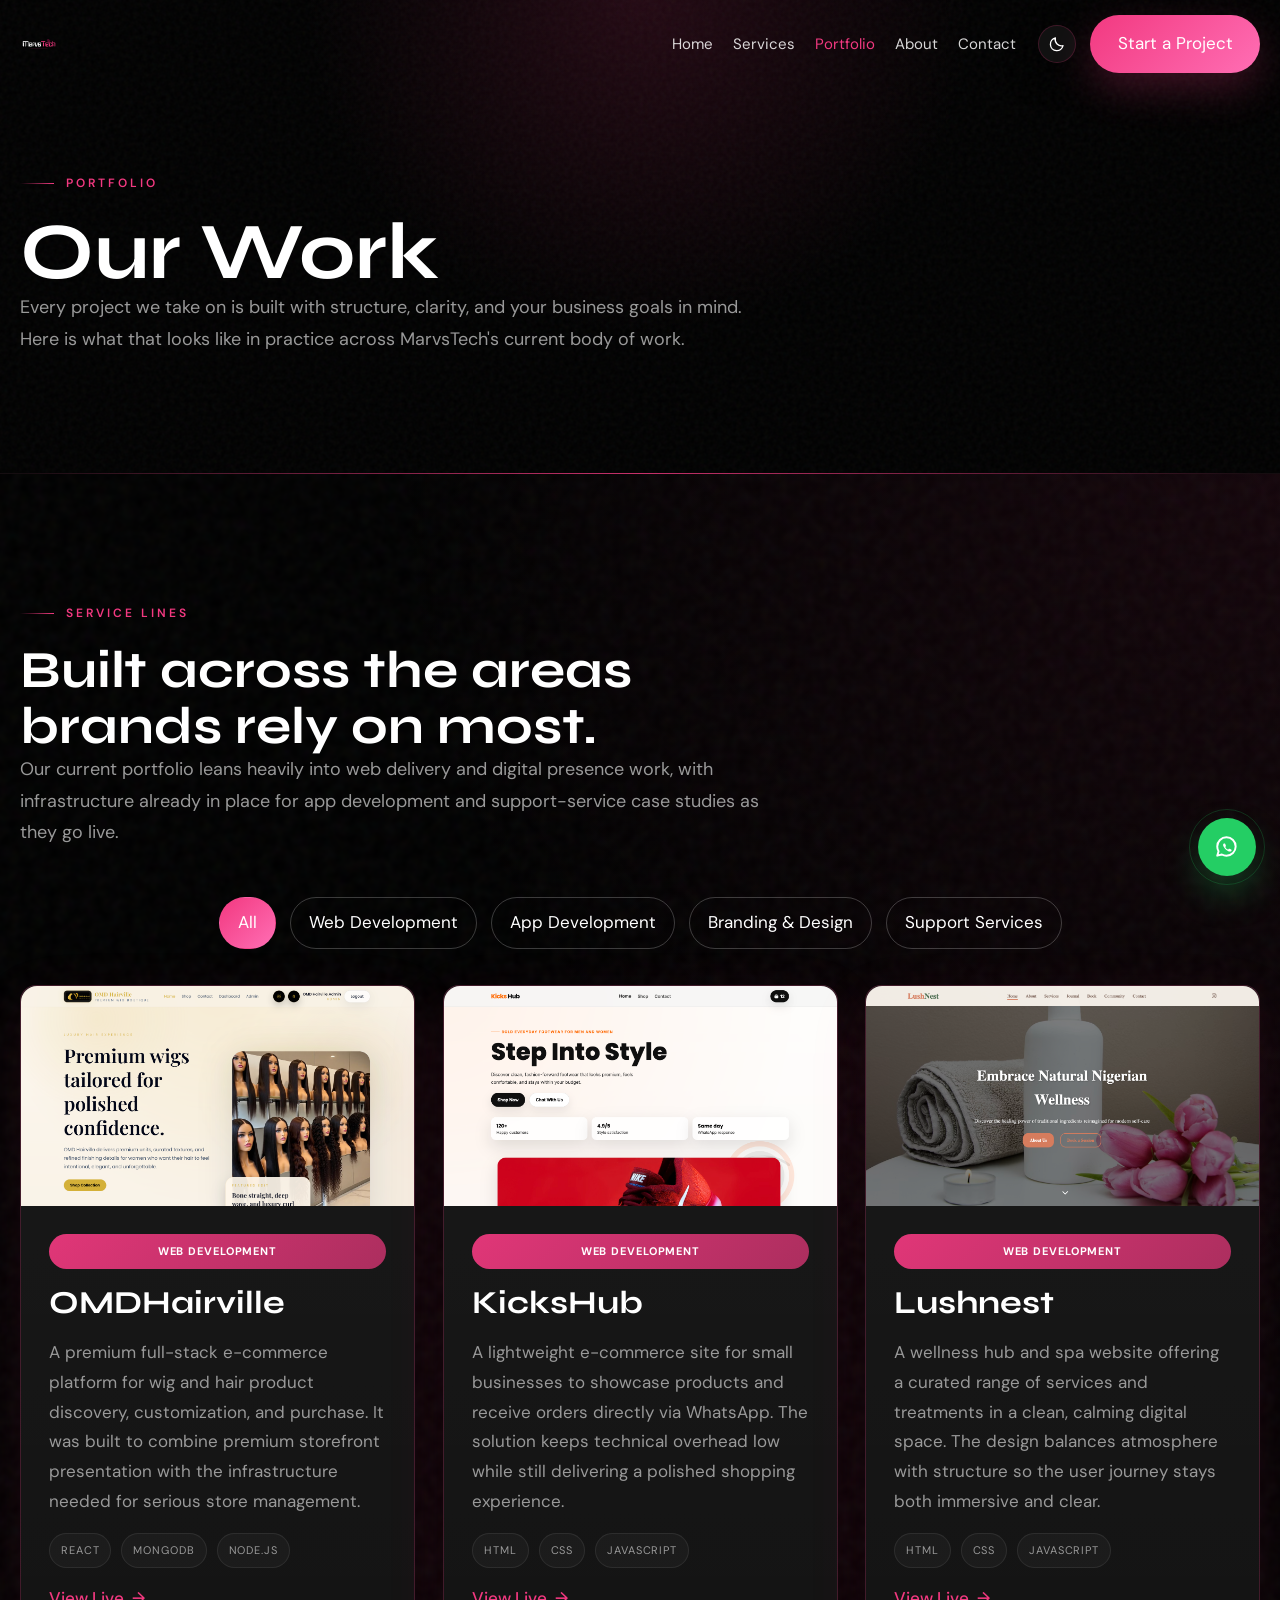
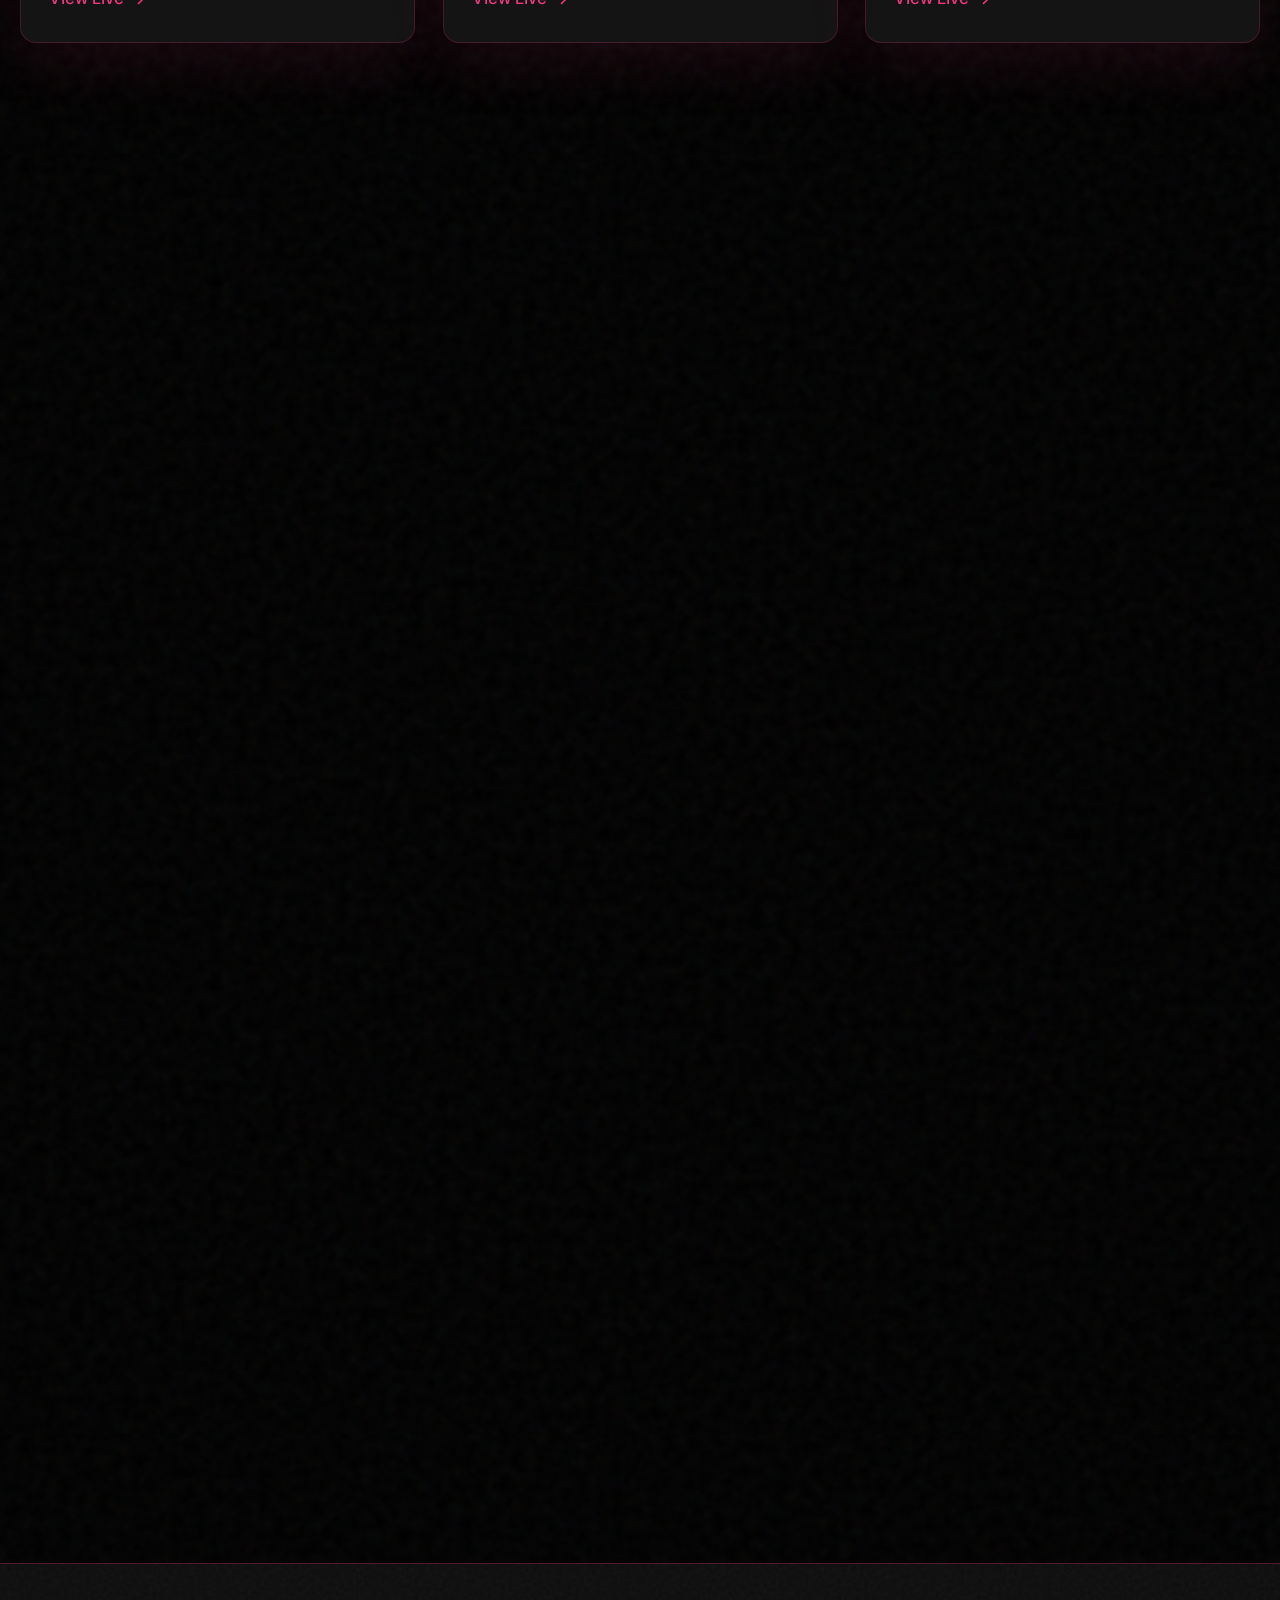
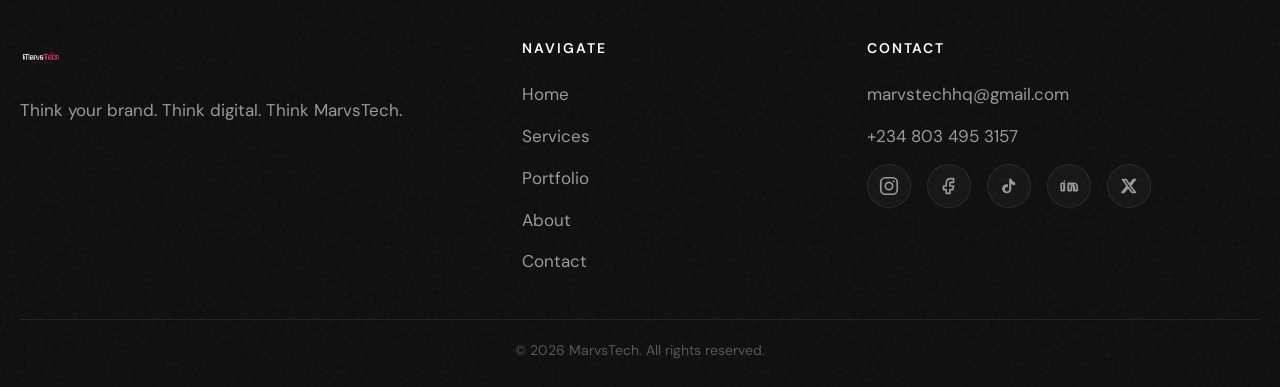
<file: portfolio.html>
<!DOCTYPE html>
<html lang="en">
  <head>
    <meta charset="UTF-8">
    <meta name="viewport" content="width=device-width, initial-scale=1.0">
    <meta name="description" content="See the portfolio of MarvsTech projects across e-commerce, service platforms, and personal brand websites.">
    <meta property="og:title" content="MarvsTech Portfolio | Structured Digital Work">
    <meta property="og:description" content="Every MarvsTech project is built with structure, clarity, and the goals of the brand behind it.">
        <link rel="icon" href="assets/MavsTech Logo.png">
    <title>Portfolio | MarvsTech</title>
    <script>
      (() => {
        try {
          const savedTheme = localStorage.getItem("marvstech-theme");
          document.documentElement.setAttribute("data-theme", savedTheme === "light" ? "light" : "dark");
        } catch (error) {
          document.documentElement.setAttribute("data-theme", "dark");
        }
      })();
    </script>
    <link rel="preconnect" href="https://fonts.googleapis.com">
    <link rel="preconnect" href="https://fonts.gstatic.com" crossorigin>
    <link href="https://fonts.googleapis.com/css2?family=DM+Sans:wght@300;400;500&family=Syne:wght@700;800&display=swap" rel="stylesheet">
    <link rel="stylesheet" href="assets/css/style.css">
  </head>
  <body>
    <div class="page-shell">
      <!-- Header -->
      <header class="site-header">
        <div class="container nav-shell">
          <a class="brand-link" href="index.html" aria-label="MarvsTech home">
            <img src="assets/logo.png" alt="MarvsTech logo">
          </a>

          <nav class="nav-desktop" aria-label="Primary navigation">
            <ul class="nav-list">
              <li><a class="nav-link" href="index.html">Home</a></li>
              <li><a class="nav-link" href="services.html">Services</a></li>
              <li><a class="nav-link active" href="portfolio.html">Portfolio</a></li>
              <li><a class="nav-link" href="about.html">About</a></li>
              <li><a class="nav-link" href="contact.html">Contact</a></li>
            </ul>
          </nav>

          <div class="nav-tools">
            <button class="theme-toggle" type="button" data-theme-toggle aria-label="Switch theme">
              <span class="theme-icon theme-icon--sun" aria-hidden="true">
                <svg viewBox="0 0 24 24" fill="none"><circle cx="12" cy="12" r="4.5" stroke="currentColor" stroke-width="1.8"/><path d="M12 2.8v2.4M12 18.8v2.4M5.2 5.2l1.7 1.7M17.1 17.1l1.7 1.7M2.8 12h2.4M18.8 12h2.4M5.2 18.8l1.7-1.7M17.1 6.9l1.7-1.7" stroke="currentColor" stroke-width="1.8" stroke-linecap="round"/></svg>
              </span>
              <span class="theme-icon theme-icon--moon" aria-hidden="true">
                <svg viewBox="0 0 24 24" fill="none"><path d="M20 14.2A8.5 8.5 0 0 1 9.8 4 8.5 8.5 0 1 0 20 14.2Z" stroke="currentColor" stroke-width="1.8" stroke-linecap="round" stroke-linejoin="round"/></svg>
              </span>
            </button>
            <a class="btn nav-cta" href="contact.html">Start a Project</a>
          </div>

          <button class="menu-toggle" type="button" aria-label="Toggle menu" aria-expanded="false" aria-controls="mobile-drawer">
            <span></span>
            <span></span>
            <span></span>
          </button>
        </div>
      </header>

      <div class="mobile-drawer" id="mobile-drawer">
        <div class="mobile-panel">
          <ul class="mobile-nav-list">
            <li><a class="mobile-nav-link" href="index.html">Home</a></li>
            <li><a class="mobile-nav-link" href="services.html">Services</a></li>
            <li><a class="mobile-nav-link active" href="portfolio.html">Portfolio</a></li>
            <li><a class="mobile-nav-link" href="about.html">About</a></li>
            <li><a class="mobile-nav-link" href="contact.html">Contact</a></li>
          </ul>
          <a class="btn" href="contact.html">Start a Project</a>
        </div>
      </div>

      <main>
        <!-- Hero -->
        <section class="page-hero">
          <div class="container">
            <div class="section-header">
              <div class="eyebrow" data-reveal>Portfolio</div>
              <h1 data-reveal data-reveal-delay="1">Our Work</h1>
              <p class="lead" data-reveal data-reveal-delay="2">Every project we take on is built with structure, clarity, and your business goals in mind. Here is what that looks like in practice across MarvsTech's current body of work.</p>
            </div>
          </div>
        </section>

        <div class="section-divider"></div>

        <!-- Portfolio Grid -->
        <section class="section section-dark">
          <div class="container">
            <div class="section-header" data-reveal>
              <div class="eyebrow">Service Lines</div>
              <h2>Built across the areas brands rely on most.</h2>
              <p class="lead">Our current portfolio leans heavily into web delivery and digital presence work, with infrastructure already in place for app development and support-service case studies as they go live.</p>
            </div>

            <div class="filter-bar" data-reveal>
              <button class="filter-button active" data-filter-button data-filter="all" type="button">All</button>
              <button class="filter-button" data-filter-button data-filter="web" type="button">Web Development</button>
              <button class="filter-button" data-filter-button data-filter="app" type="button">App Development</button>
              <button class="filter-button" data-filter-button data-filter="design" type="button">Branding &amp; Design</button>
              <button class="filter-button" data-filter-button data-filter="support" type="button">Support Services</button>
            </div>

            <div class="project-grid">
              <article class="card project-card" data-project-card data-category="web" data-reveal>
                <div class="project-image-wrap">
                  <img src="assets/projects/omdhairville.png" alt="OMDHairville full-stack e-commerce platform preview">
                </div>
                <div class="project-content">
                  <span class="pill pill-pink">Web Development</span>
                  <h3>OMDHairville</h3>
                  <p>A premium full-stack e-commerce platform for wig and hair product discovery, customization, and purchase. It was built to combine premium storefront presentation with the infrastructure needed for serious store management.</p>
                  <div class="stack-tags">
                    <span class="stack-tag">React</span>
                    <span class="stack-tag">MongoDB</span>
                    <span class="stack-tag">Node.js</span>
                  </div>
                  <a class="text-link project-action" href="https://omdhairville.vercel.app/" target="_blank" rel="noreferrer">View Live <span aria-hidden="true">→</span></a>
                </div>
              </article>

              <article class="card project-card" data-project-card data-category="web" data-reveal data-reveal-delay="1">
                <div class="project-image-wrap">
                  <img src="assets/projects/kickshub.png" alt="KicksHub e-commerce storefront preview">
                </div>
                <div class="project-content">
                  <span class="pill pill-pink">Web Development</span>
                  <h3>KicksHub</h3>
                  <p>A lightweight e-commerce site for small businesses to showcase products and receive orders directly via WhatsApp. The solution keeps technical overhead low while still delivering a polished shopping experience.</p>
                  <div class="stack-tags">
                    <span class="stack-tag">HTML</span>
                    <span class="stack-tag">CSS</span>
                    <span class="stack-tag">JavaScript</span>
                  </div>
                  <a class="text-link project-action" href="https://kickshubstore.vercel.app/" target="_blank" rel="noreferrer">View Live <span aria-hidden="true">→</span></a>
                </div>
              </article>

              <article class="card project-card" data-project-card data-category="web" data-reveal data-reveal-delay="2">
                <div class="project-image-wrap">
                  <img src="assets/projects/lushnest.png" alt="Lushnest spa and wellness website preview">
                </div>
                <div class="project-content">
                  <span class="pill pill-pink">Web Development</span>
                  <h3>Lushnest</h3>
                  <p>A wellness hub and spa website offering a curated range of services and treatments in a clean, calming digital space. The design balances atmosphere with structure so the user journey stays both immersive and clear.</p>
                  <div class="stack-tags">
                    <span class="stack-tag">HTML</span>
                    <span class="stack-tag">CSS</span>
                    <span class="stack-tag">JavaScript</span>
                  </div>
                  <a class="text-link project-action" href="https://lushnest.netlify.app/" target="_blank" rel="noreferrer">View Live <span aria-hidden="true">→</span></a>
                </div>
              </article>

              <article class="card project-card" data-project-card data-category="design" data-reveal>
                <div class="project-image-wrap">
                  <img src="assets/projects/marvsassists.png" alt="MarvsAssists virtual assistant portfolio preview">
                </div>
                <div class="project-content">
                  <span class="pill pill-pink">Branding &amp; Design</span>
                  <h3>MarvsAssists</h3>
                  <p>A minimalist single-page portfolio for a virtual assistant, showcasing services and professional profile with precision. The project centres on positioning, clarity, and a strong personal-brand presentation layer.</p>
                  <div class="stack-tags">
                    <span class="stack-tag">HTML</span>
                    <span class="stack-tag">CSS</span>
                    <span class="stack-tag">JavaScript</span>
                    <span class="stack-tag">SVG</span>
                  </div>
                  <a class="text-link project-action" href="https://marvsassists.netlify.app/" target="_blank" rel="noreferrer">View Live <span aria-hidden="true">→</span></a>
                </div>
              </article>

              <article class="card project-card" data-project-card data-category="web" data-reveal data-reveal-delay="2">
                <div class="project-image-wrap">
                  <img src="assets/projects/snappymeals.png" alt="SnappyMeals online food ordering platform preview">
                </div>
                <div class="project-content">
                  <span class="pill pill-pink">Web Development</span>
                  <h3>SnappyMeals</h3>
                  <p>SnappyMeals is a structured and interactive online food ordering platform that combines modern frontend development, payment integration, automation, and responsive design to deliver a seamless ordering experience for both customers and business owners.</p>
                  <div class="stack-tags">
                    <span class="stack-tag">HTML</span>
                    <span class="stack-tag">CSS</span>
                    <span class="stack-tag">JavaScript</span>
                    <span class="stack-tag">EmailJS</span>
                  </div>
                  <a class="text-link project-action" href="https://snappy-meals.vercel.app/" target="_blank" rel="noreferrer">View Live <span aria-hidden="true">→</span></a>
                </div>
              </article>

              <article class="card project-card" data-project-card data-category="web" data-reveal data-reveal-delay="2">
                <div class="project-image-wrap">
                  <img src="assets/projects/bettermart.png" alt="Bettermart e-commerce platform preview">
                </div>
                <div class="project-content">
                  <span class="pill pill-pink">Web Development</span>
                  <h3>Bettermart</h3>
                  <p>A static e-commerce site with OAuth authentication and cart logic handled entirely through Supabase. The build explores how far a lightweight storefront can go while still feeling complete and modern.</p>
                  <div class="stack-tags">
                    <span class="stack-tag">React</span>
                    <span class="stack-tag">Tailwind CSS</span>
                    <span class="stack-tag">Supabase</span>
                  </div>
                  <span class="text-link project-action disabled" aria-disabled="true">Coming Soon</span>
                </div>
              </article>

              <article class="card project-card" data-project-card data-category="web" data-reveal data-reveal-delay="1">
                <div class="project-image-wrap">
                  <img src="assets/projects/lulumari.png" alt="Lulumari event planning website preview">
                </div>
                <div class="project-content">
                  <span class="pill pill-pink">Web Development</span>
                  <h3>Lulumari</h3>
                  <p>A services website for an event planning agency, built with full backend structuring for seamless client management. It extends beyond visual presentation into the operational side of running service bookings smoothly.</p>
                  <div class="stack-tags">
                    <span class="stack-tag">React</span>
                    <span class="stack-tag">MongoDB</span>
                    <span class="stack-tag">Node.js</span>
                  </div>
                  <span class="text-link project-action disabled" aria-disabled="true">Coming Soon</span>
                </div>
              </article>
            </div>

            <article class="card filter-empty" data-filter-empty>
              <h3>This service line is coming soon.</h3>
              <p>MarvsTech is actively expanding the portfolio across app development and support-service engagements. The filter is already in place so the portfolio can grow naturally as those projects are published.</p>
            </article>
          </div>
        </section>
      </main>

      <!-- Footer -->
      <footer class="site-footer">
        <div class="container footer-top">
          <div class="footer-brand">
            <img src="assets/logo.png" alt="MarvsTech logo">
            <p>Think your brand. Think digital. Think MarvsTech.</p>
          </div>

          <div class="footer-links">
            <div class="footer-title">Navigate</div>
            <a href="index.html">Home</a>
            <a href="services.html">Services</a>
            <a href="portfolio.html">Portfolio</a>
            <a href="about.html">About</a>
            <a href="contact.html">Contact</a>
          </div>

          <div class="footer-contact">
            <div class="footer-title">Contact</div>
            <a href="mailto:marvstechhq@gmail.com">marvstechhq@gmail.com</a>
            <a href="tel:+2348034953157">+234 803 495 3157</a>
            <div class="footer-social">
              <a class="social-link social-link--instagram" href="https://www.instagram.com/marvs.tech?igsh=MXc1bWZhanFrd2Vx&utm_source=qr" target="_blank" aria-label="MarvsTech on Instagram"><svg viewBox="0 0 24 24" fill="none" aria-hidden="true"><rect x="3" y="3" width="18" height="18" rx="5" stroke="currentColor" stroke-width="1.8"/><circle cx="12" cy="12" r="4" stroke="currentColor" stroke-width="1.8"/><circle cx="17.2" cy="6.8" r="1" fill="currentColor"/></svg></a>
              <a class="social-link social-link--facebook" href="https://www.facebook.com/share/1BCJtEY8v8/?mibextid=wwXIfr" target="_blank" aria-label="MarvsTech on Facebook"><svg viewBox="0 0 24 24" fill="none" aria-hidden="true"><path d="M14 8h3V4h-3c-3 0-5 2-5 5v3H6v4h3v4h4v-4h3.2l.8-4H13V9c0-.7.3-1 1-1Z" stroke="currentColor" stroke-width="1.8" stroke-linejoin="round"/></svg></a>
              <a class="social-link social-link--tiktok" href="#" aria-label="MarvsTech on TikTok"><svg viewBox="0 0 24 24" fill="none" aria-hidden="true"><path d="M14.5 4c.7 2 2.1 3.5 4.2 4v3.2c-1.5-.1-2.9-.6-4.2-1.4V15a5 5 0 1 1-5-5c.5 0 .9.1 1.3.2v3.3a2.3 2.3 0 1 0 1.4 2.1V4h2.3Z" fill="currentColor"/></svg></a>
              <a class="social-link social-link--linkedin" href="#" aria-label="MarvsTech on LinkedIn"><svg viewBox="0 0 24 24" fill="none" aria-hidden="true"><path d="M7 9v8M7 6.5v.1M11 17v-5a3 3 0 0 1 6 0v5M3.5 9h3V17h-3V9ZM11 9h3v1.4A4 4 0 0 1 17.5 9c2.1 0 3.5 1.4 3.5 4.2V17h-3v-3.4c0-1.2-.4-2.1-1.6-2.1s-2 1-2 2.3V17h-3V9Z" stroke="currentColor" stroke-width="1.8" stroke-linecap="round" stroke-linejoin="round"/></svg></a>
              <a class="social-link social-link--x" href="#" aria-label="MarvsTech on X"><svg viewBox="0 0 24 24" fill="none" aria-hidden="true"><path d="M5 5h3.8l3.6 5.3L16.9 5H19l-5.5 6.6L19 19h-3.8l-3.9-5.7L6.4 19H4.3l5.8-6.9L5 5Z" stroke="currentColor" stroke-width="1.8" stroke-linecap="round" stroke-linejoin="round"/></svg></a>
            </div>
          </div>
        </div>
        <div class="container footer-bottom">
          <p>© 2026 MarvsTech. All rights reserved.</p>
        </div>
      </footer>

      <!-- WhatsApp -->
      <div class="whatsapp-float">
        <div class="whatsapp-ring" aria-hidden="true"></div>
        <a class="whatsapp-link" href="https://wa.me/2348034953157" target="_blank" rel="noreferrer" aria-label="Chat with us on WhatsApp">
          <svg width="26" height="26" viewBox="0 0 24 24" fill="none" aria-hidden="true"><path d="M20 11.5c0 4.7-3.8 8.5-8.5 8.5-1.5 0-3-.4-4.2-1.1L3 20l1.2-4.1A8.4 8.4 0 0 1 3 11.5C3 6.8 6.8 3 11.5 3S20 6.8 20 11.5Z" stroke="currentColor" stroke-width="1.8" stroke-linejoin="round"/><path d="M8.7 9.2c.2-.5.4-.5.6-.5h.5c.2 0 .4 0 .5.4l.7 1.7c.1.3 0 .4-.1.6l-.3.4c-.1.1-.2.2-.1.4.3.6 1 1.6 2.3 2.2.2.1.3 0 .4-.1l.5-.6c.2-.2.4-.2.6-.1l1.5.7c.2.1.4.2.4.5v.4c0 .2-.1.5-.4.7-.4.3-1 .4-1.5.3-.8-.1-1.8-.5-3.1-1.7-1.5-1.3-2.4-2.8-2.7-3.7-.2-.6-.1-1.2.1-1.5.1-.2.3-.4.5-.4Z" fill="currentColor"/></svg>
        </a>
        <div class="whatsapp-tooltip">Chat with us</div>
      </div>
    </div>

    <script src="assets/js/main.js"></script>
  </body>
</html>
</file>
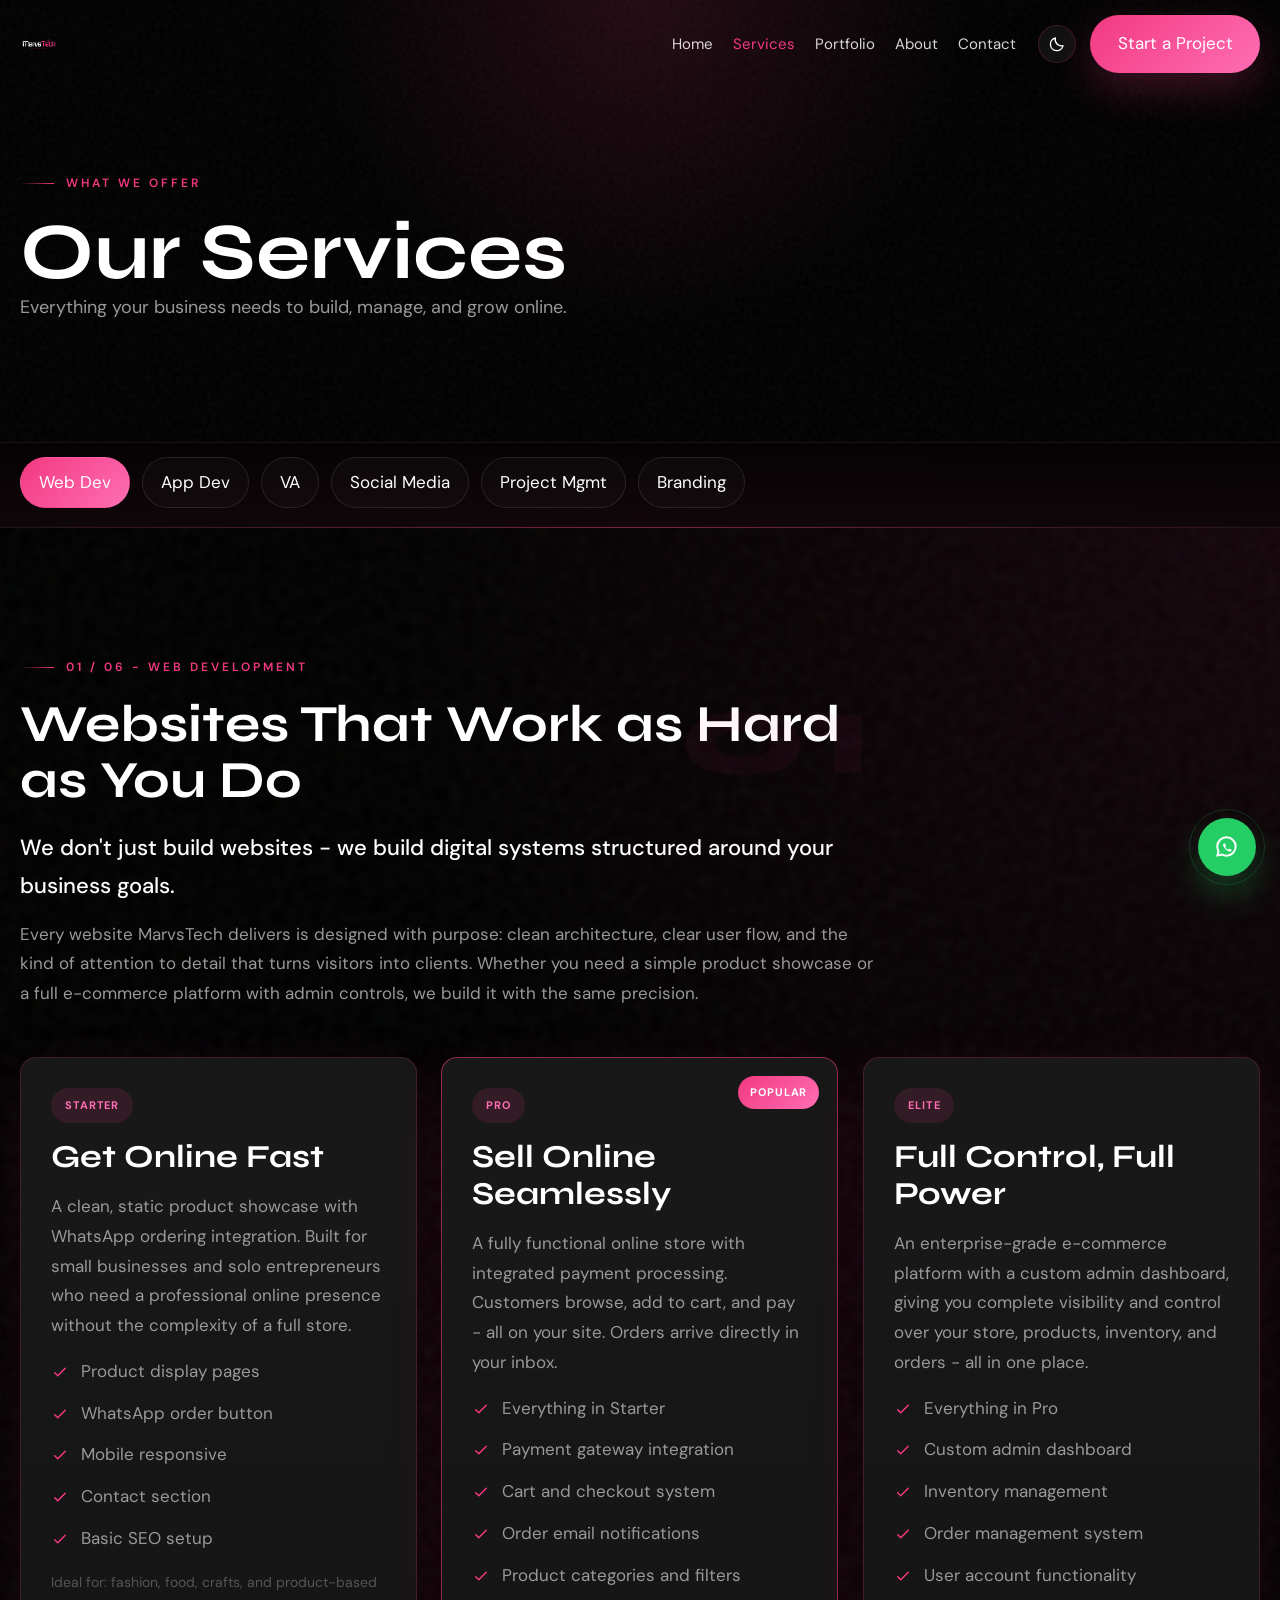
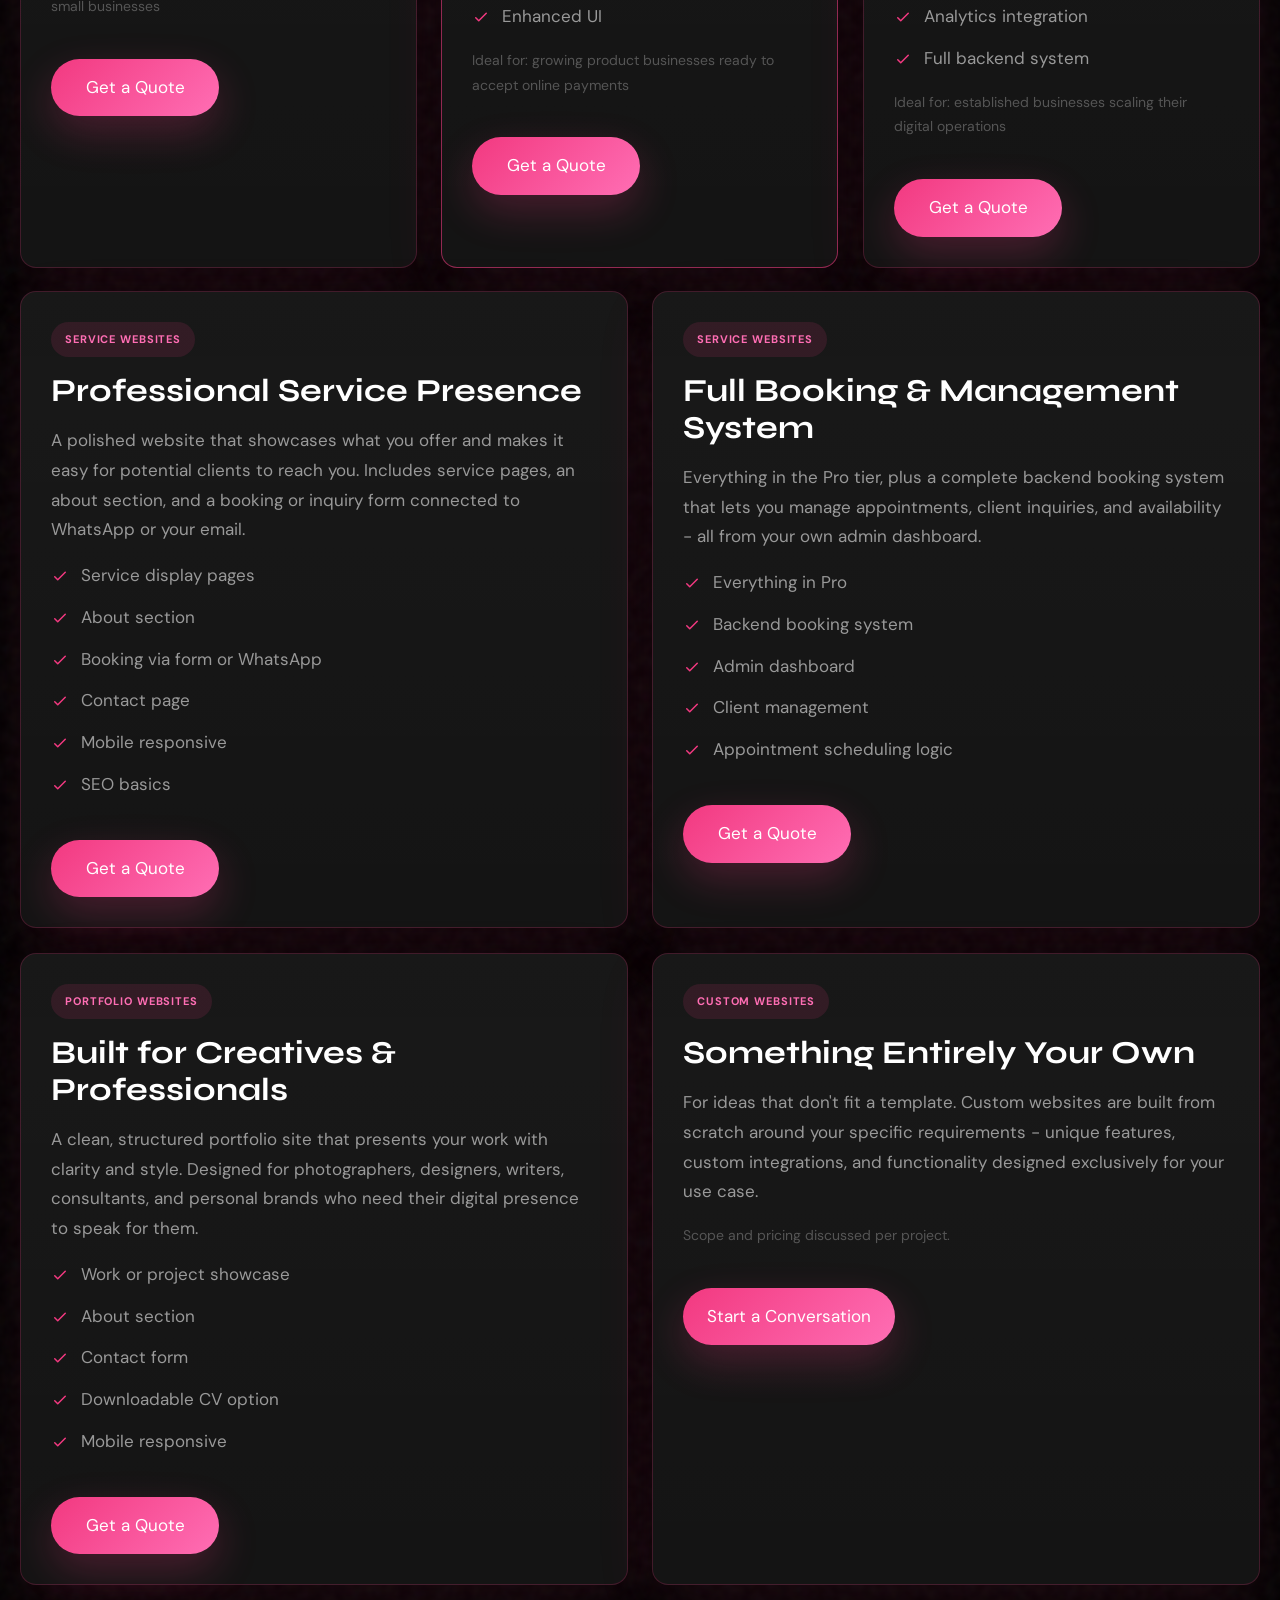
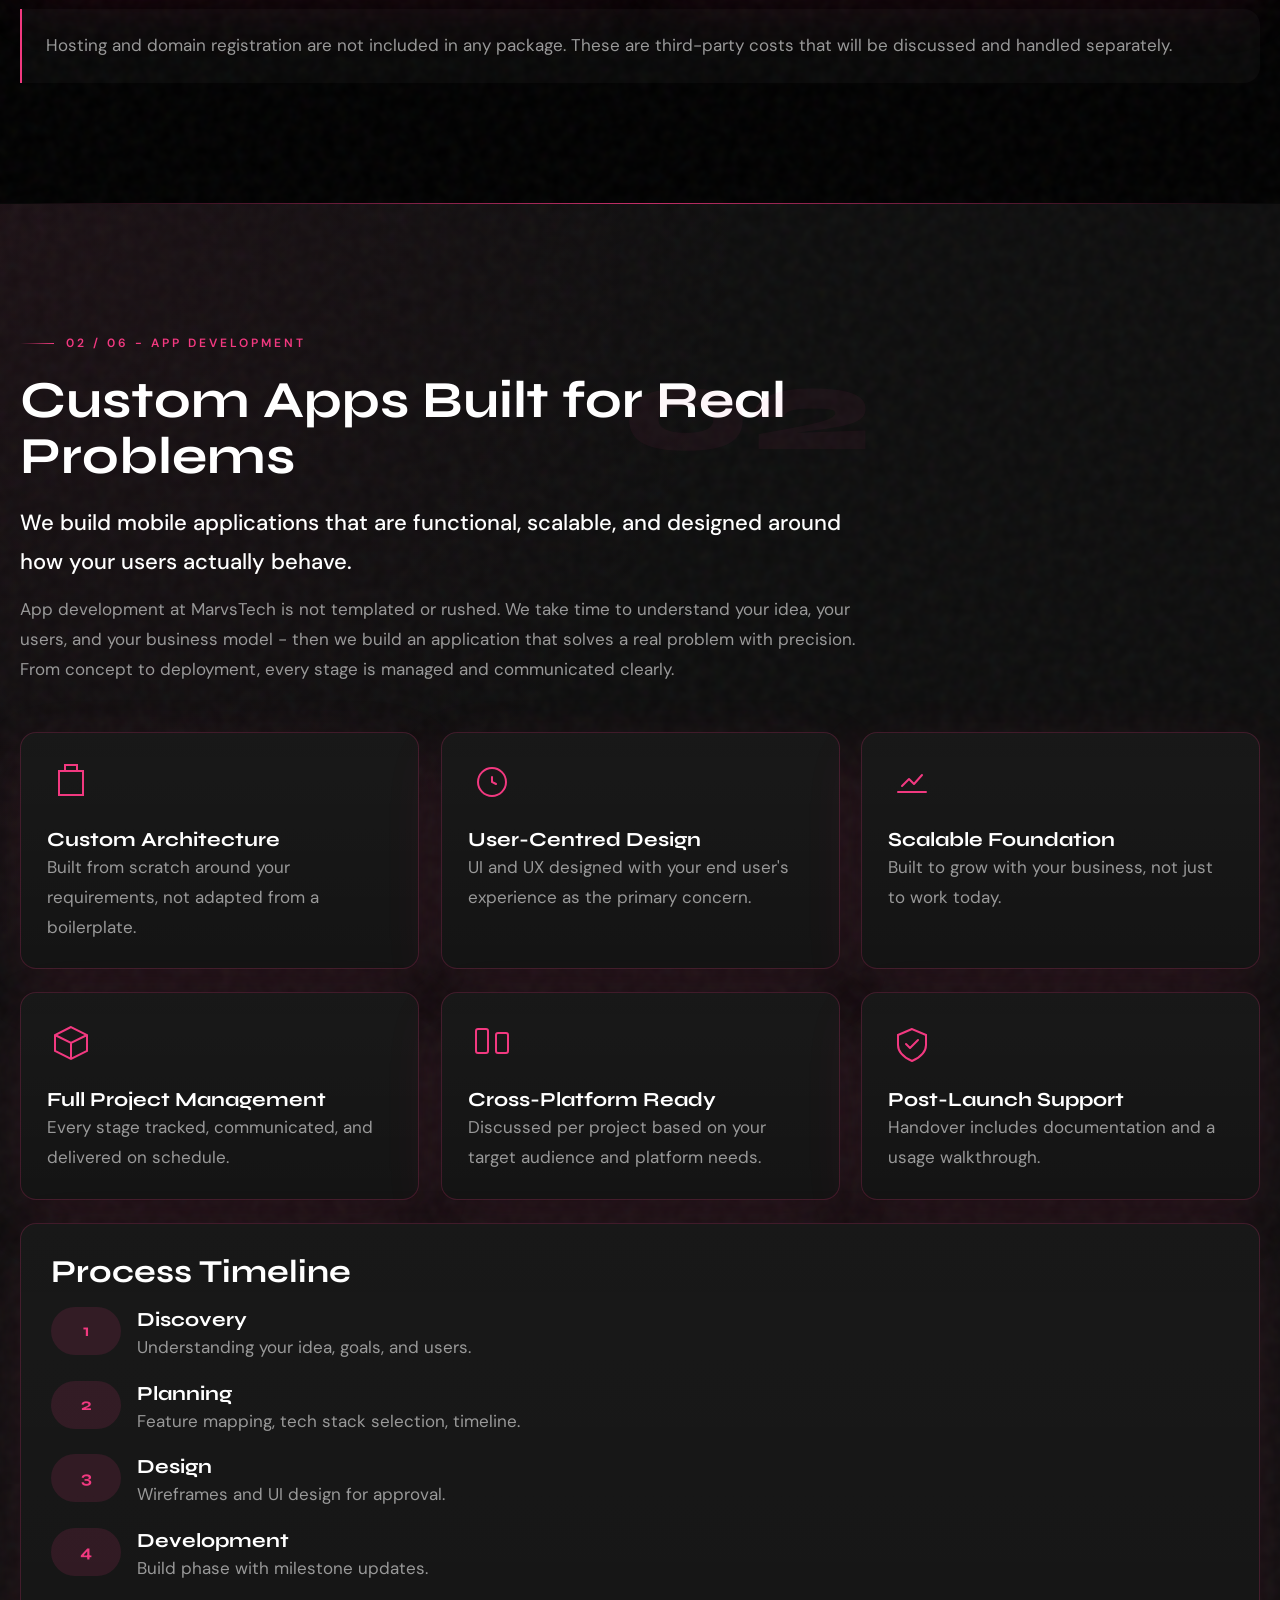
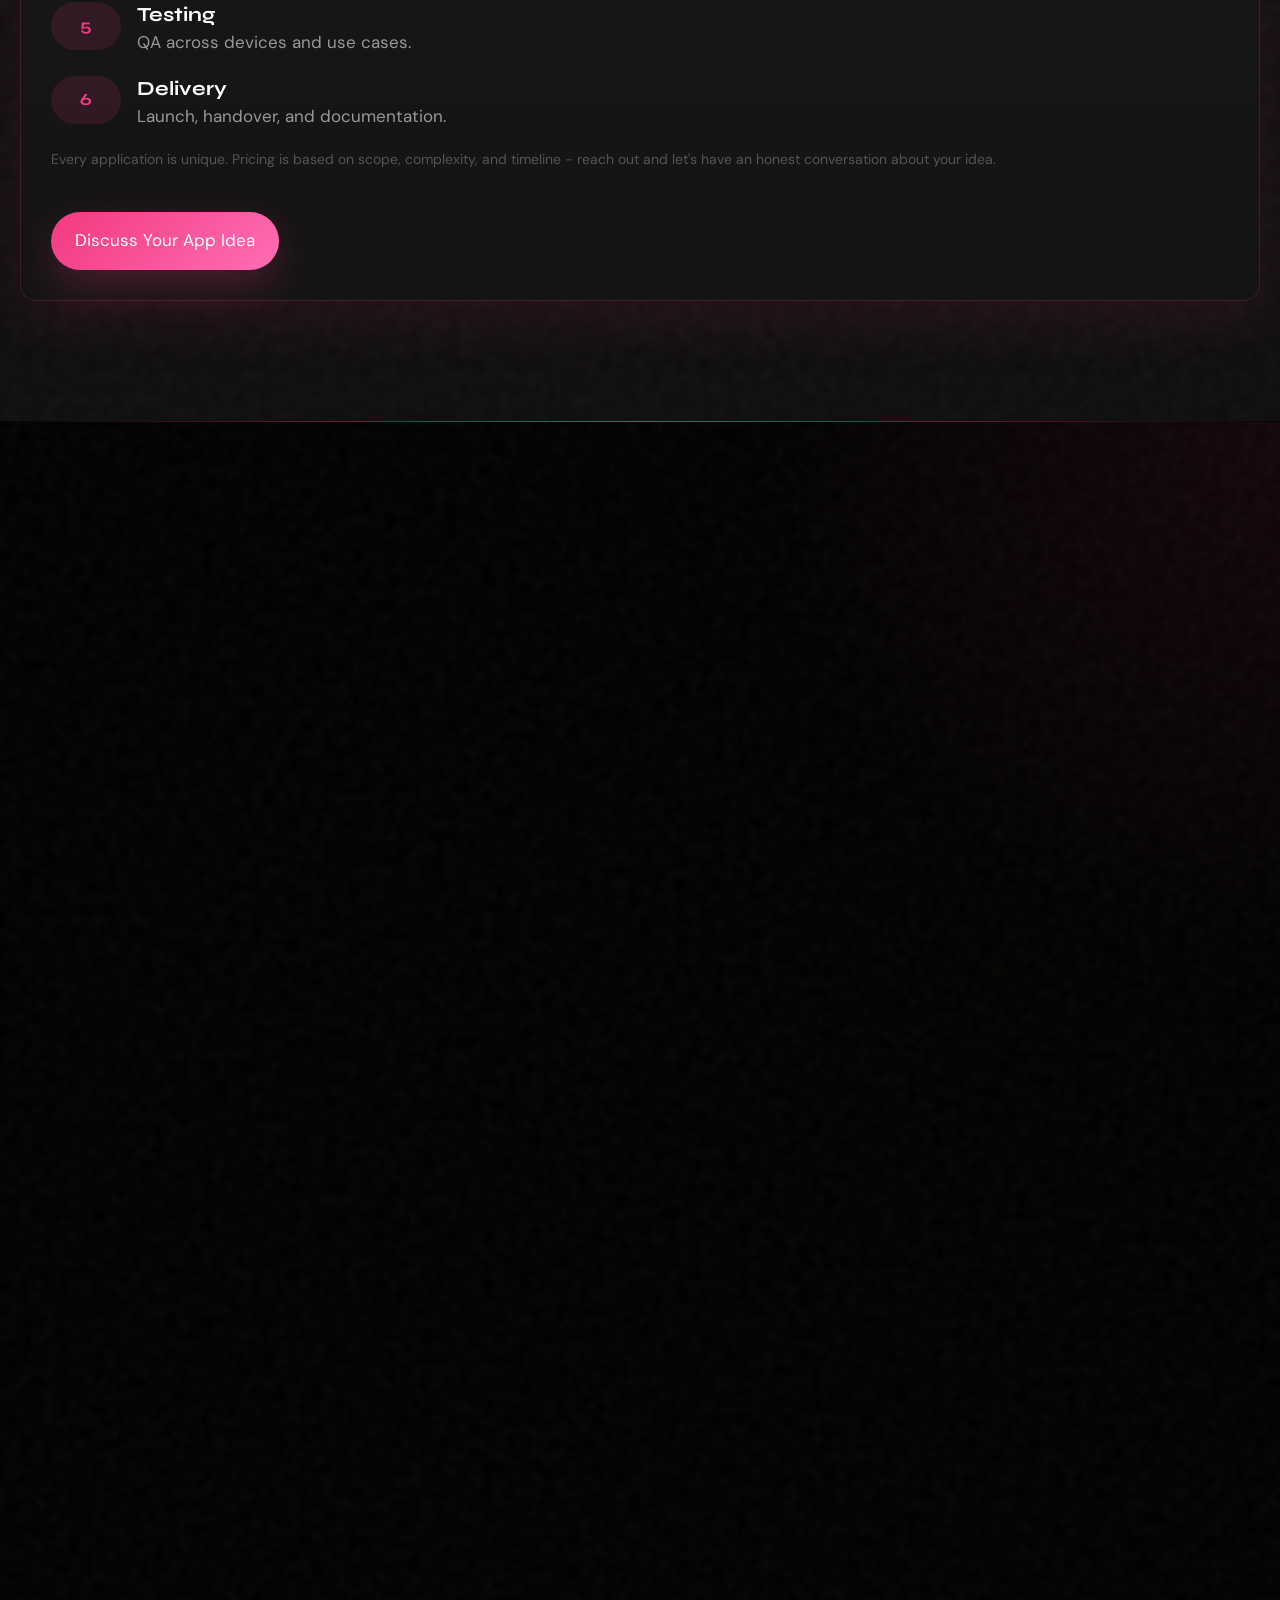
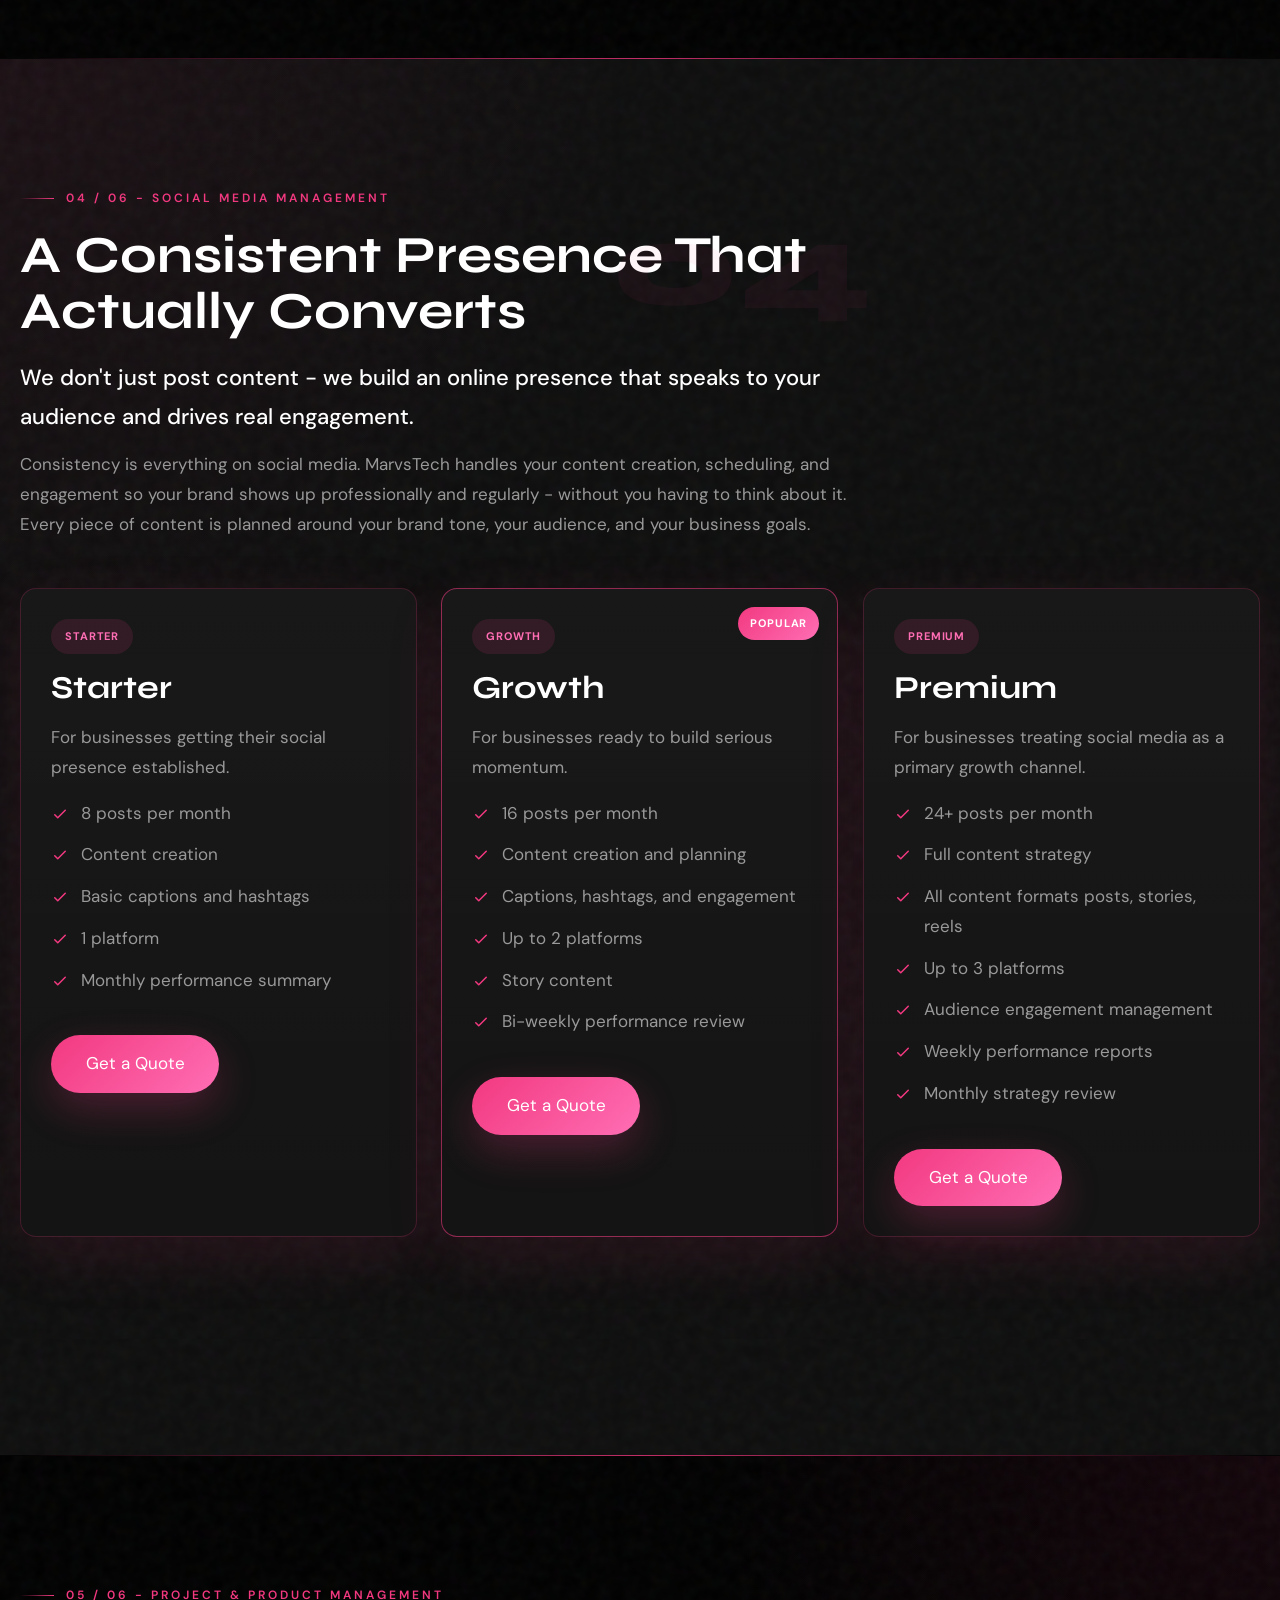
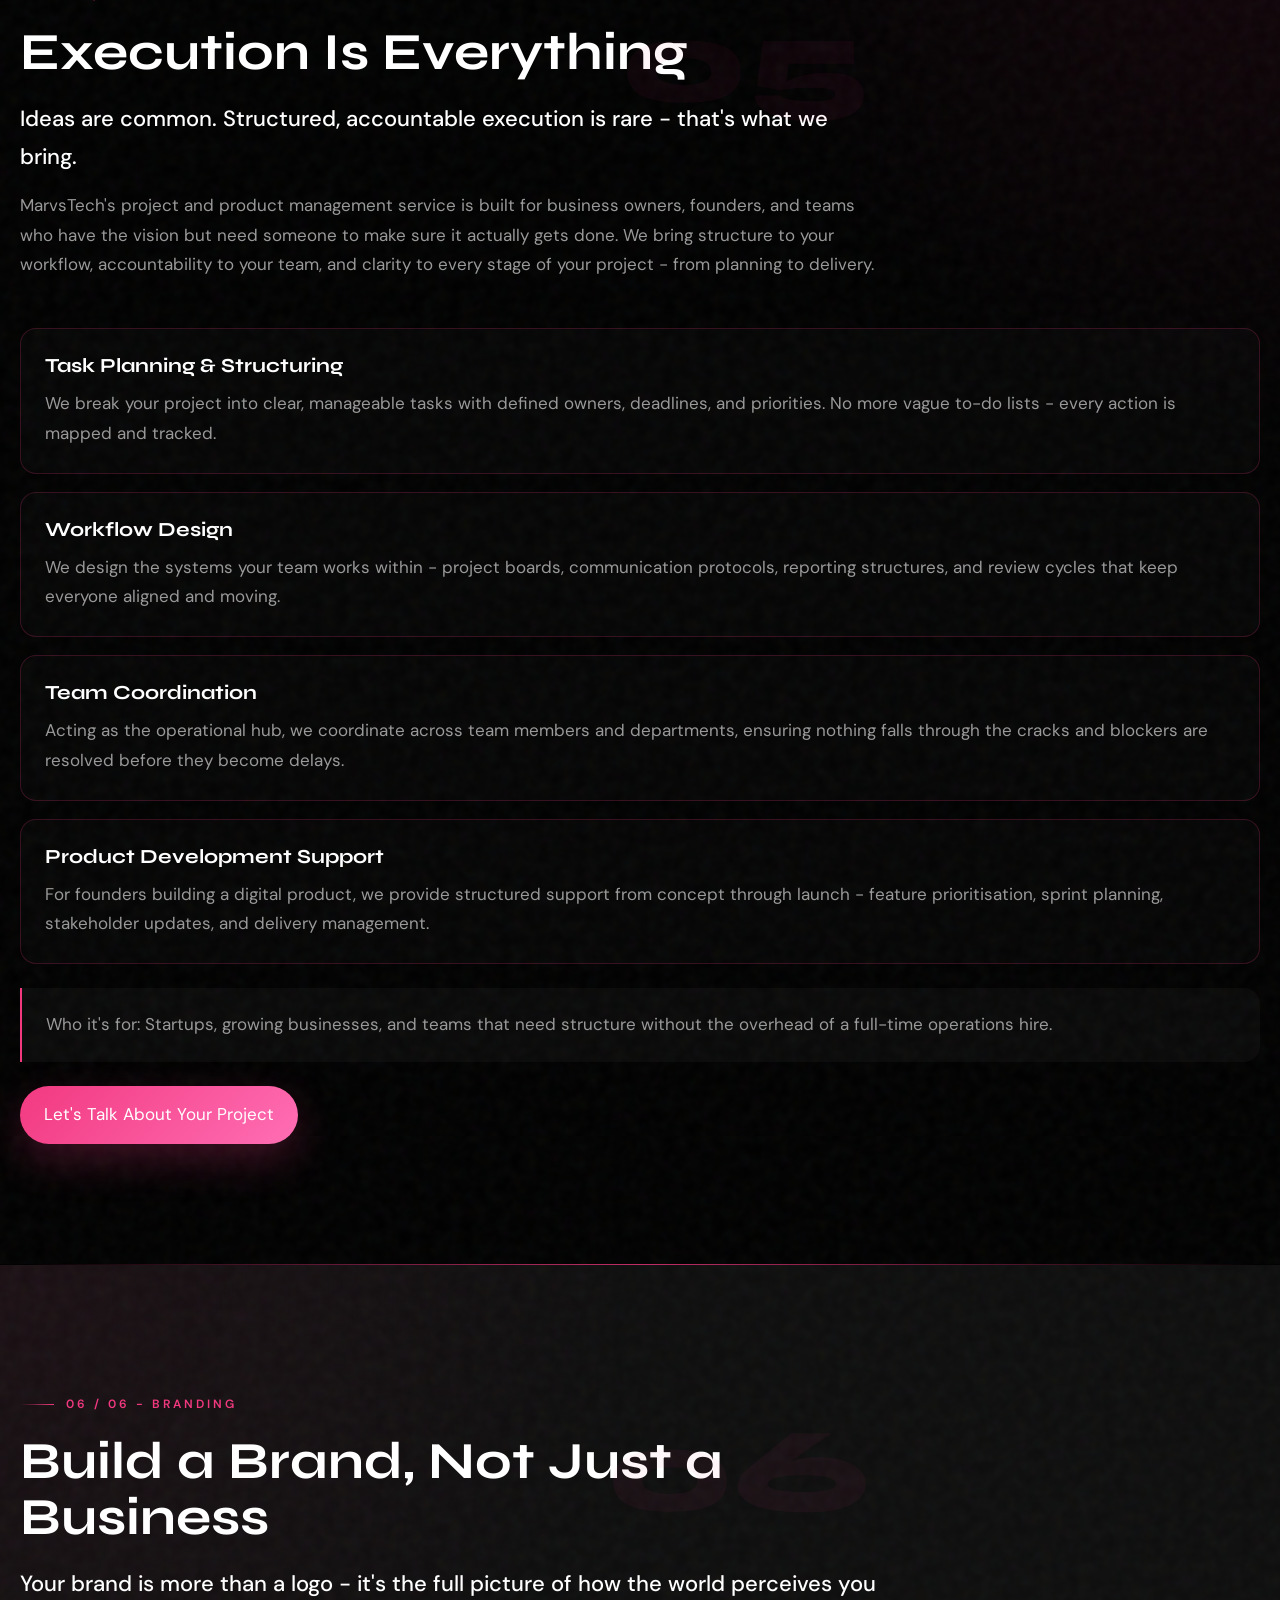
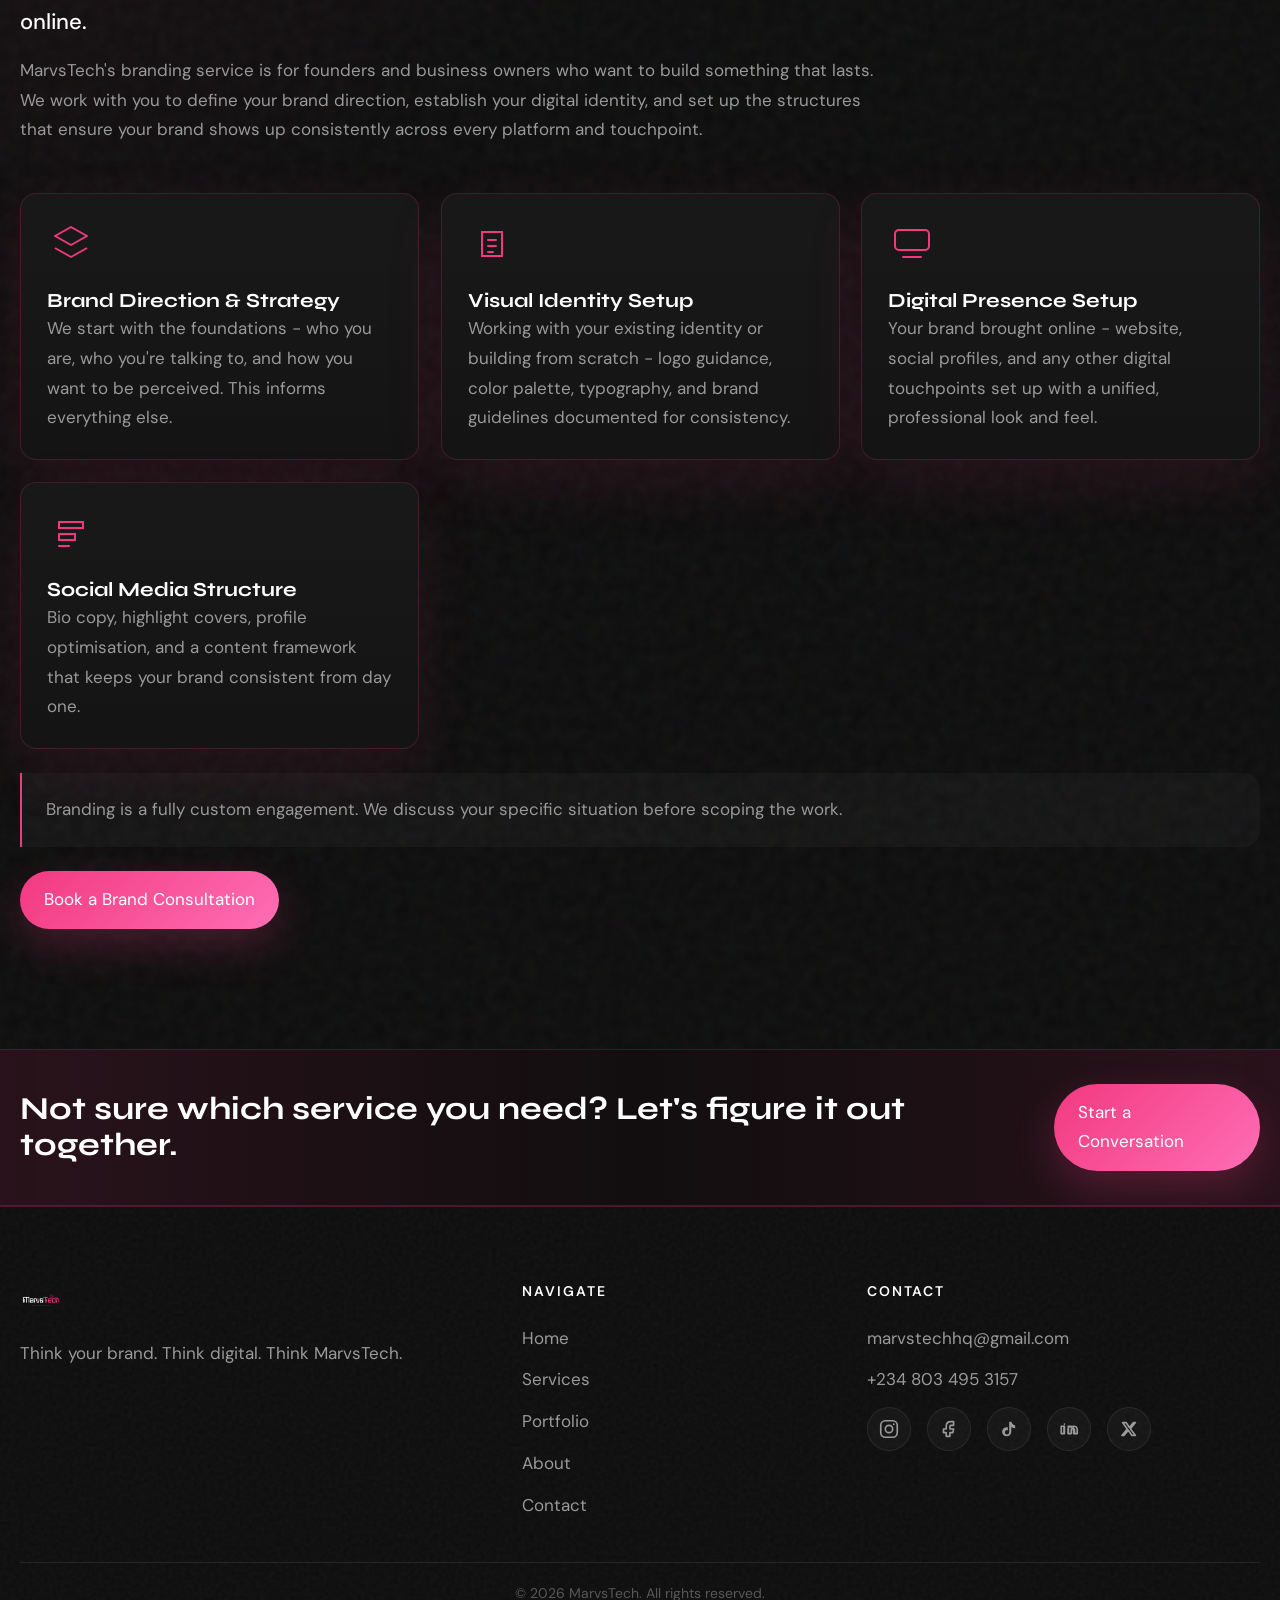
<file: services.html>
<!DOCTYPE html>
<html lang="en">
  <head>
    <meta charset="UTF-8">
    <meta name="viewport" content="width=device-width, initial-scale=1.0">
    <meta name="description" content="Explore MarvsTech services across web development, app development, digital support, branding, and product management.">
    <meta property="og:title" content="MarvsTech Services | Digital Solutions Built With Structure">
    <meta property="og:description" content="Everything your business needs to build, manage, and grow online with premium execution and a clear operating structure.">
        <link rel="icon" href="assets/MavsTech Logo.png"> 
    <title>Our Services | MarvsTech</title>
    <script>
      (() => {
        try {
          const savedTheme = localStorage.getItem("marvstech-theme");
          document.documentElement.setAttribute("data-theme", savedTheme === "light" ? "light" : "dark");
        } catch (error) {
          document.documentElement.setAttribute("data-theme", "dark");
        }
      })();
    </script>
    <link rel="preconnect" href="https://fonts.googleapis.com">
    <link rel="preconnect" href="https://fonts.gstatic.com" crossorigin>
    <link href="https://fonts.googleapis.com/css2?family=DM+Sans:wght@300;400;500&family=Syne:wght@700;800&display=swap" rel="stylesheet">
    <link rel="stylesheet" href="assets/css/style.css">
  </head>
  <body>
    <div class="page-shell">
      <header class="site-header">
        <div class="container nav-shell">
          <a class="brand-link" href="index.html" aria-label="MarvsTech home">
            <img src="assets/logo.png" alt="MarvsTech logo">
          </a>

          <nav class="nav-desktop" aria-label="Primary navigation">
            <ul class="nav-list">
              <li><a class="nav-link" href="index.html">Home</a></li>
              <li><a class="nav-link active" href="services.html">Services</a></li>
              <li><a class="nav-link" href="portfolio.html">Portfolio</a></li>
              <li><a class="nav-link" href="about.html">About</a></li>
              <li><a class="nav-link" href="contact.html">Contact</a></li>
            </ul>
          </nav>

          <div class="nav-tools">
            <button class="theme-toggle" type="button" data-theme-toggle aria-label="Switch theme">
              <span class="theme-icon theme-icon--sun" aria-hidden="true"><svg viewBox="0 0 24 24" fill="none"><circle cx="12" cy="12" r="4.5" stroke="currentColor" stroke-width="1.8"/><path d="M12 2.8v2.4M12 18.8v2.4M5.2 5.2l1.7 1.7M17.1 17.1l1.7 1.7M2.8 12h2.4M18.8 12h2.4M5.2 18.8l1.7-1.7M17.1 6.9l1.7-1.7" stroke="currentColor" stroke-width="1.8" stroke-linecap="round"/></svg></span>
              <span class="theme-icon theme-icon--moon" aria-hidden="true"><svg viewBox="0 0 24 24" fill="none"><path d="M20 14.2A8.5 8.5 0 0 1 9.8 4 8.5 8.5 0 1 0 20 14.2Z" stroke="currentColor" stroke-width="1.8" stroke-linecap="round" stroke-linejoin="round"/></svg></span>
            </button>
            <a class="btn nav-cta" href="contact.html">Start a Project</a>
          </div>

          <button class="menu-toggle" type="button" aria-label="Toggle menu" aria-expanded="false" aria-controls="mobile-drawer">
            <span></span>
            <span></span>
            <span></span>
          </button>
        </div>
      </header>

      <div class="mobile-drawer" id="mobile-drawer">
        <div class="mobile-panel">
          <ul class="mobile-nav-list">
            <li><a class="mobile-nav-link" href="index.html">Home</a></li>
            <li><a class="mobile-nav-link active" href="services.html">Services</a></li>
            <li><a class="mobile-nav-link" href="portfolio.html">Portfolio</a></li>
            <li><a class="mobile-nav-link" href="about.html">About</a></li>
            <li><a class="mobile-nav-link" href="contact.html">Contact</a></li>
          </ul>
          <a class="btn" href="contact.html">Start a Project</a>
        </div>
      </div>

      <main>
        <section class="page-hero">
          <div class="container">
            <div class="section-header">
              <div class="eyebrow" data-reveal>What We Offer</div>
              <h1 data-reveal data-reveal-delay="1">Our Services</h1>
              <p class="lead" data-reveal data-reveal-delay="2">Everything your business needs to build, manage, and grow online.</p>
            </div>
          </div>
        </section>

        <nav class="services-sticky-nav" aria-label="Service sections">
          <div class="container services-pill-row">
            <a class="service-pill active" href="#service-web" data-service-pill>Web Dev</a>
            <a class="service-pill" href="#service-app" data-service-pill>App Dev</a>
            <a class="service-pill" href="#service-va" data-service-pill>VA</a>
            <a class="service-pill" href="#service-social" data-service-pill>Social Media</a>
            <a class="service-pill" href="#service-project" data-service-pill>Project Mgmt</a>
            <a class="service-pill" href="#service-branding" data-service-pill>Branding</a>
          </div>
        </nav>

        <div class="section-divider"></div>

        <section class="service-section section-dark" id="service-web" data-service-section>
          <div class="container">
            <div class="section-header service-rich-copy" data-reveal>
              <div class="service-number">01</div>
              <div class="eyebrow">01 / 06 - Web Development</div>
              <h2>Websites That Work as Hard as You Do</h2>
              <p class="service-subheading">We don't just build websites - we build digital systems structured around your business goals.</p>
              <p>Every website MarvsTech delivers is designed with purpose: clean architecture, clear user flow, and the kind of attention to detail that turns visitors into clients. Whether you need a simple product showcase or a full e-commerce platform with admin controls, we build it with the same precision.</p>
            </div>

            <div class="package-grid grid-3">
              <article class="card tier-card" data-reveal data-reveal-delay="1">
                <span class="pill">Starter</span>
                <h3>Get Online Fast</h3>
                <p>A clean, static product showcase with WhatsApp ordering integration. Built for small businesses and solo entrepreneurs who need a professional online presence without the complexity of a full store.</p>
                <ul class="includes-list">
                  <li><svg width="18" height="18" viewBox="0 0 24 24" fill="none"><path d="m5 13 4 4L19 7" stroke="currentColor" stroke-width="2" stroke-linecap="round" stroke-linejoin="round"/></svg><span>Product display pages</span></li>
                  <li><svg width="18" height="18" viewBox="0 0 24 24" fill="none"><path d="m5 13 4 4L19 7" stroke="currentColor" stroke-width="2" stroke-linecap="round" stroke-linejoin="round"/></svg><span>WhatsApp order button</span></li>
                  <li><svg width="18" height="18" viewBox="0 0 24 24" fill="none"><path d="m5 13 4 4L19 7" stroke="currentColor" stroke-width="2" stroke-linecap="round" stroke-linejoin="round"/></svg><span>Mobile responsive</span></li>
                  <li><svg width="18" height="18" viewBox="0 0 24 24" fill="none"><path d="m5 13 4 4L19 7" stroke="currentColor" stroke-width="2" stroke-linecap="round" stroke-linejoin="round"/></svg><span>Contact section</span></li>
                  <li><svg width="18" height="18" viewBox="0 0 24 24" fill="none"><path d="m5 13 4 4L19 7" stroke="currentColor" stroke-width="2" stroke-linecap="round" stroke-linejoin="round"/></svg><span>Basic SEO setup</span></li>
                </ul>
                <p class="note-line">Ideal for: fashion, food, crafts, and product-based small businesses</p>
                <div class="cta-spacer"><a class="btn" href="contact.html">Get a Quote</a></div>
              </article>

              <article class="card tier-card popular" data-reveal data-reveal-delay="2">
                <span class="popular-badge">Popular</span>
                <span class="pill">Pro</span>
                <h3>Sell Online Seamlessly</h3>
                <p>A fully functional online store with integrated payment processing. Customers browse, add to cart, and pay - all on your site. Orders arrive directly in your inbox.</p>
                <ul class="includes-list">
                  <li><svg width="18" height="18" viewBox="0 0 24 24" fill="none"><path d="m5 13 4 4L19 7" stroke="currentColor" stroke-width="2" stroke-linecap="round" stroke-linejoin="round"/></svg><span>Everything in Starter</span></li>
                  <li><svg width="18" height="18" viewBox="0 0 24 24" fill="none"><path d="m5 13 4 4L19 7" stroke="currentColor" stroke-width="2" stroke-linecap="round" stroke-linejoin="round"/></svg><span>Payment gateway integration</span></li>
                  <li><svg width="18" height="18" viewBox="0 0 24 24" fill="none"><path d="m5 13 4 4L19 7" stroke="currentColor" stroke-width="2" stroke-linecap="round" stroke-linejoin="round"/></svg><span>Cart and checkout system</span></li>
                  <li><svg width="18" height="18" viewBox="0 0 24 24" fill="none"><path d="m5 13 4 4L19 7" stroke="currentColor" stroke-width="2" stroke-linecap="round" stroke-linejoin="round"/></svg><span>Order email notifications</span></li>
                  <li><svg width="18" height="18" viewBox="0 0 24 24" fill="none"><path d="m5 13 4 4L19 7" stroke="currentColor" stroke-width="2" stroke-linecap="round" stroke-linejoin="round"/></svg><span>Product categories and filters</span></li>
                  <li><svg width="18" height="18" viewBox="0 0 24 24" fill="none"><path d="m5 13 4 4L19 7" stroke="currentColor" stroke-width="2" stroke-linecap="round" stroke-linejoin="round"/></svg><span>Enhanced UI</span></li>
                </ul>
                <p class="note-line">Ideal for: growing product businesses ready to accept online payments</p>
                <div class="cta-spacer"><a class="btn" href="contact.html">Get a Quote</a></div>
              </article>

              <article class="card tier-card" data-reveal data-reveal-delay="3">
                <span class="pill">Elite</span>
                <h3>Full Control, Full Power</h3>
                <p>An enterprise-grade e-commerce platform with a custom admin dashboard, giving you complete visibility and control over your store, products, inventory, and orders - all in one place.</p>
                <ul class="includes-list">
                  <li><svg width="18" height="18" viewBox="0 0 24 24" fill="none"><path d="m5 13 4 4L19 7" stroke="currentColor" stroke-width="2" stroke-linecap="round" stroke-linejoin="round"/></svg><span>Everything in Pro</span></li>
                  <li><svg width="18" height="18" viewBox="0 0 24 24" fill="none"><path d="m5 13 4 4L19 7" stroke="currentColor" stroke-width="2" stroke-linecap="round" stroke-linejoin="round"/></svg><span>Custom admin dashboard</span></li>
                  <li><svg width="18" height="18" viewBox="0 0 24 24" fill="none"><path d="m5 13 4 4L19 7" stroke="currentColor" stroke-width="2" stroke-linecap="round" stroke-linejoin="round"/></svg><span>Inventory management</span></li>
                  <li><svg width="18" height="18" viewBox="0 0 24 24" fill="none"><path d="m5 13 4 4L19 7" stroke="currentColor" stroke-width="2" stroke-linecap="round" stroke-linejoin="round"/></svg><span>Order management system</span></li>
                  <li><svg width="18" height="18" viewBox="0 0 24 24" fill="none"><path d="m5 13 4 4L19 7" stroke="currentColor" stroke-width="2" stroke-linecap="round" stroke-linejoin="round"/></svg><span>User account functionality</span></li>
                  <li><svg width="18" height="18" viewBox="0 0 24 24" fill="none"><path d="m5 13 4 4L19 7" stroke="currentColor" stroke-width="2" stroke-linecap="round" stroke-linejoin="round"/></svg><span>Analytics integration</span></li>
                  <li><svg width="18" height="18" viewBox="0 0 24 24" fill="none"><path d="m5 13 4 4L19 7" stroke="currentColor" stroke-width="2" stroke-linecap="round" stroke-linejoin="round"/></svg><span>Full backend system</span></li>
                </ul>
                <p class="note-line">Ideal for: established businesses scaling their digital operations</p>
                <div class="cta-spacer"><a class="btn" href="contact.html">Get a Quote</a></div>
              </article>
            </div>

            <div class="package-grid grid-2 cta-spacer">
              <article class="card info-card" data-reveal>
                <span class="pill">Service Websites</span>
                <h3>Professional Service Presence</h3>
                <p>A polished website that showcases what you offer and makes it easy for potential clients to reach you. Includes service pages, an about section, and a booking or inquiry form connected to WhatsApp or your email.</p>
                <ul class="includes-list">
                  <li><svg width="18" height="18" viewBox="0 0 24 24" fill="none"><path d="m5 13 4 4L19 7" stroke="currentColor" stroke-width="2" stroke-linecap="round" stroke-linejoin="round"/></svg><span>Service display pages</span></li>
                  <li><svg width="18" height="18" viewBox="0 0 24 24" fill="none"><path d="m5 13 4 4L19 7" stroke="currentColor" stroke-width="2" stroke-linecap="round" stroke-linejoin="round"/></svg><span>About section</span></li>
                  <li><svg width="18" height="18" viewBox="0 0 24 24" fill="none"><path d="m5 13 4 4L19 7" stroke="currentColor" stroke-width="2" stroke-linecap="round" stroke-linejoin="round"/></svg><span>Booking via form or WhatsApp</span></li>
                  <li><svg width="18" height="18" viewBox="0 0 24 24" fill="none"><path d="m5 13 4 4L19 7" stroke="currentColor" stroke-width="2" stroke-linecap="round" stroke-linejoin="round"/></svg><span>Contact page</span></li>
                  <li><svg width="18" height="18" viewBox="0 0 24 24" fill="none"><path d="m5 13 4 4L19 7" stroke="currentColor" stroke-width="2" stroke-linecap="round" stroke-linejoin="round"/></svg><span>Mobile responsive</span></li>
                  <li><svg width="18" height="18" viewBox="0 0 24 24" fill="none"><path d="m5 13 4 4L19 7" stroke="currentColor" stroke-width="2" stroke-linecap="round" stroke-linejoin="round"/></svg><span>SEO basics</span></li>
                </ul>
                <div class="cta-spacer"><a class="btn" href="contact.html">Get a Quote</a></div>
              </article>

              <article class="card info-card" data-reveal data-reveal-delay="1">
                <span class="pill">Service Websites</span>
                <h3>Full Booking &amp; Management System</h3>
                <p>Everything in the Pro tier, plus a complete backend booking system that lets you manage appointments, client inquiries, and availability - all from your own admin dashboard.</p>
                <ul class="includes-list">
                  <li><svg width="18" height="18" viewBox="0 0 24 24" fill="none"><path d="m5 13 4 4L19 7" stroke="currentColor" stroke-width="2" stroke-linecap="round" stroke-linejoin="round"/></svg><span>Everything in Pro</span></li>
                  <li><svg width="18" height="18" viewBox="0 0 24 24" fill="none"><path d="m5 13 4 4L19 7" stroke="currentColor" stroke-width="2" stroke-linecap="round" stroke-linejoin="round"/></svg><span>Backend booking system</span></li>
                  <li><svg width="18" height="18" viewBox="0 0 24 24" fill="none"><path d="m5 13 4 4L19 7" stroke="currentColor" stroke-width="2" stroke-linecap="round" stroke-linejoin="round"/></svg><span>Admin dashboard</span></li>
                  <li><svg width="18" height="18" viewBox="0 0 24 24" fill="none"><path d="m5 13 4 4L19 7" stroke="currentColor" stroke-width="2" stroke-linecap="round" stroke-linejoin="round"/></svg><span>Client management</span></li>
                  <li><svg width="18" height="18" viewBox="0 0 24 24" fill="none"><path d="m5 13 4 4L19 7" stroke="currentColor" stroke-width="2" stroke-linecap="round" stroke-linejoin="round"/></svg><span>Appointment scheduling logic</span></li>
                </ul>
                <div class="cta-spacer"><a class="btn" href="contact.html">Get a Quote</a></div>
              </article>
            </div>

            <div class="package-grid grid-2 cta-spacer">
              <article class="card mini-card" data-reveal>
                <span class="pill">Portfolio Websites</span>
                <h3>Built for Creatives &amp; Professionals</h3>
                <p>A clean, structured portfolio site that presents your work with clarity and style. Designed for photographers, designers, writers, consultants, and personal brands who need their digital presence to speak for them.</p>
                <ul class="includes-list">
                  <li><svg width="18" height="18" viewBox="0 0 24 24" fill="none"><path d="m5 13 4 4L19 7" stroke="currentColor" stroke-width="2" stroke-linecap="round" stroke-linejoin="round"/></svg><span>Work or project showcase</span></li>
                  <li><svg width="18" height="18" viewBox="0 0 24 24" fill="none"><path d="m5 13 4 4L19 7" stroke="currentColor" stroke-width="2" stroke-linecap="round" stroke-linejoin="round"/></svg><span>About section</span></li>
                  <li><svg width="18" height="18" viewBox="0 0 24 24" fill="none"><path d="m5 13 4 4L19 7" stroke="currentColor" stroke-width="2" stroke-linecap="round" stroke-linejoin="round"/></svg><span>Contact form</span></li>
                  <li><svg width="18" height="18" viewBox="0 0 24 24" fill="none"><path d="m5 13 4 4L19 7" stroke="currentColor" stroke-width="2" stroke-linecap="round" stroke-linejoin="round"/></svg><span>Downloadable CV option</span></li>
                  <li><svg width="18" height="18" viewBox="0 0 24 24" fill="none"><path d="m5 13 4 4L19 7" stroke="currentColor" stroke-width="2" stroke-linecap="round" stroke-linejoin="round"/></svg><span>Mobile responsive</span></li>
                </ul>
                <div class="cta-spacer"><a class="btn" href="contact.html">Get a Quote</a></div>
              </article>

              <article class="card mini-card" data-reveal data-reveal-delay="1">
                <span class="pill">Custom Websites</span>
                <h3>Something Entirely Your Own</h3>
                <p>For ideas that don't fit a template. Custom websites are built from scratch around your specific requirements - unique features, custom integrations, and functionality designed exclusively for your use case.</p>
                <p class="note-line">Scope and pricing discussed per project.</p>
                <div class="cta-spacer"><a class="btn" href="contact.html">Start a Conversation</a></div>
              </article>
            </div>

            <div class="note-block cta-spacer" data-reveal>
              <p>Hosting and domain registration are not included in any package. These are third-party costs that will be discussed and handled separately.</p>
            </div>
          </div>
        </section>

        <div class="section-divider"></div>

        <section class="service-section section-soft" id="service-app" data-service-section>
          <div class="container">
            <div class="section-header service-rich-copy" data-reveal>
              <div class="service-number">02</div>
              <div class="eyebrow">02 / 06 - App Development</div>
              <h2>Custom Apps Built for Real Problems</h2>
              <p class="service-subheading">We build mobile applications that are functional, scalable, and designed around how your users actually behave.</p>
              <p>App development at MarvsTech is not templated or rushed. We take time to understand your idea, your users, and your business model - then we build an application that solves a real problem with precision. From concept to deployment, every stage is managed and communicated clearly.</p>
            </div>

            <div class="feature-promo-grid">
              <article class="card" data-reveal data-reveal-delay="1">
                <svg class="feature-icon" viewBox="0 0 48 48" fill="none" aria-hidden="true"><path d="M12 12h24v24H12zM18 6h12v6H18z" stroke="currentColor" stroke-width="2"/></svg>
                <h4>Custom Architecture</h4>
                <p>Built from scratch around your requirements, not adapted from a boilerplate.</p>
              </article>
              <article class="card" data-reveal data-reveal-delay="2">
                <svg class="feature-icon" viewBox="0 0 48 48" fill="none" aria-hidden="true"><path d="M24 9c7.7 0 14 6.3 14 14S31.7 37 24 37 10 30.7 10 23 16.3 9 24 9Z" stroke="currentColor" stroke-width="2"/><path d="M24 18v5l4 2" stroke="currentColor" stroke-width="2" stroke-linecap="round"/></svg>
                <h4>User-Centred Design</h4>
                <p>UI and UX designed with your end user's experience as the primary concern.</p>
              </article>
              <article class="card" data-reveal data-reveal-delay="3">
                <svg class="feature-icon" viewBox="0 0 48 48" fill="none" aria-hidden="true"><path d="M10 33h28M14 27l7-7 5 5 8-9" stroke="currentColor" stroke-width="2" stroke-linecap="round" stroke-linejoin="round"/></svg>
                <h4>Scalable Foundation</h4>
                <p>Built to grow with your business, not just to work today.</p>
              </article>
              <article class="card" data-reveal>
                <svg class="feature-icon" viewBox="0 0 48 48" fill="none" aria-hidden="true"><path d="M24 8 8 16v16l16 8 16-8V16L24 8Z" stroke="currentColor" stroke-width="2"/><path d="M24 24v16M8 16l16 8 16-8" stroke="currentColor" stroke-width="2"/></svg>
                <h4>Full Project Management</h4>
                <p>Every stage tracked, communicated, and delivered on schedule.</p>
              </article>
              <article class="card" data-reveal data-reveal-delay="1">
                <svg class="feature-icon" viewBox="0 0 48 48" fill="none" aria-hidden="true"><rect x="8" y="10" width="12" height="24" rx="2" stroke="currentColor" stroke-width="2"/><rect x="28" y="14" width="12" height="20" rx="2" stroke="currentColor" stroke-width="2"/></svg>
                <h4>Cross-Platform Ready</h4>
                <p>Discussed per project based on your target audience and platform needs.</p>
              </article>
              <article class="card" data-reveal data-reveal-delay="2">
                <svg class="feature-icon" viewBox="0 0 48 48" fill="none" aria-hidden="true"><path d="M24 10 10 16v10c0 7.5 5 12 14 16 9-4 14-8.5 14-16V16L24 10Z" stroke="currentColor" stroke-width="2"/><path d="m18 25 4 4 8-8" stroke="currentColor" stroke-width="2" stroke-linecap="round" stroke-linejoin="round"/></svg>
                <h4>Post-Launch Support</h4>
                <p>Handover includes documentation and a usage walkthrough.</p>
              </article>
            </div>

            <div class="card info-card cta-spacer" data-reveal>
              <h3>Process Timeline</h3>
              <div class="timeline">
                <div class="timeline-step"><strong>1</strong><div><h4>Discovery</h4><p>Understanding your idea, goals, and users.</p></div></div>
                <div class="timeline-step"><strong>2</strong><div><h4>Planning</h4><p>Feature mapping, tech stack selection, timeline.</p></div></div>
                <div class="timeline-step"><strong>3</strong><div><h4>Design</h4><p>Wireframes and UI design for approval.</p></div></div>
                <div class="timeline-step"><strong>4</strong><div><h4>Development</h4><p>Build phase with milestone updates.</p></div></div>
                <div class="timeline-step"><strong>5</strong><div><h4>Testing</h4><p>QA across devices and use cases.</p></div></div>
                <div class="timeline-step"><strong>6</strong><div><h4>Delivery</h4><p>Launch, handover, and documentation.</p></div></div>
              </div>
              <p class="note-line">Every application is unique. Pricing is based on scope, complexity, and timeline - reach out and let's have an honest conversation about your idea.</p>
              <div class="cta-spacer"><a class="btn" href="contact.html">Discuss Your App Idea</a></div>
            </div>
          </div>
        </section>

        <div class="section-divider"></div>

        <section class="service-section section-dark" id="service-va" data-service-section>
          <div class="container">
            <div class="section-header service-rich-copy" data-reveal>
              <div class="service-number">03</div>
              <div class="eyebrow">03 / 06 - Virtual Assistance</div>
              <h2>Your Business, Running Smoothly</h2>
              <p class="service-subheading">Reliable, professional virtual support so you can focus on what actually grows your business.</p>
              <p>Running a business means juggling more than one person should. MarvsTech's virtual assistance service takes the operational weight off your hands - email management, scheduling, customer communication, and day-to-day admin handled with the same precision we bring to every engagement. You stay focused on your vision. We handle the rest.</p>
            </div>

            <div class="support-grid">
              <article class="card info-card" data-reveal data-reveal-delay="1">
                <h3>Services Offered</h3>
                <ul class="check-list">
                  <li><svg width="18" height="18" viewBox="0 0 24 24" fill="none"><path d="m5 13 4 4L19 7" stroke="currentColor" stroke-width="2" stroke-linecap="round" stroke-linejoin="round"/></svg><span>Email management and inbox organisation</span></li>
                  <li><svg width="18" height="18" viewBox="0 0 24 24" fill="none"><path d="m5 13 4 4L19 7" stroke="currentColor" stroke-width="2" stroke-linecap="round" stroke-linejoin="round"/></svg><span>Calendar and scheduling management</span></li>
                  <li><svg width="18" height="18" viewBox="0 0 24 24" fill="none"><path d="m5 13 4 4L19 7" stroke="currentColor" stroke-width="2" stroke-linecap="round" stroke-linejoin="round"/></svg><span>Customer support and response handling</span></li>
                  <li><svg width="18" height="18" viewBox="0 0 24 24" fill="none"><path d="m5 13 4 4L19 7" stroke="currentColor" stroke-width="2" stroke-linecap="round" stroke-linejoin="round"/></svg><span>Data entry and document organisation</span></li>
                  <li><svg width="18" height="18" viewBox="0 0 24 24" fill="none"><path d="m5 13 4 4L19 7" stroke="currentColor" stroke-width="2" stroke-linecap="round" stroke-linejoin="round"/></svg><span>Research and reporting</span></li>
                  <li><svg width="18" height="18" viewBox="0 0 24 24" fill="none"><path d="m5 13 4 4L19 7" stroke="currentColor" stroke-width="2" stroke-linecap="round" stroke-linejoin="round"/></svg><span>Administrative task coordination</span></li>
                </ul>
              </article>

              <article class="card info-card" data-reveal data-reveal-delay="2">
                <h3>How It Works</h3>
                <div class="timeline">
                  <div class="timeline-step"><strong>1</strong><div><p>Discovery call to understand your workload and priorities.</p></div></div>
                  <div class="timeline-step"><strong>2</strong><div><p>Agreed task list and working hours documented.</p></div></div>
                  <div class="timeline-step"><strong>3</strong><div><p>Weekly reporting and check-ins.</p></div></div>
                  <div class="timeline-step"><strong>4</strong><div><p>Flexible - scale up or down as your needs change.</p></div></div>
                </div>
                <p class="note-line">Available on an hourly basis or as a monthly package depending on your needs and workload.</p>
                <div class="cta-spacer"><a class="btn" href="contact.html">Get a Quote</a></div>
              </article>
            </div>
          </div>
        </section>

        <div class="section-divider"></div>

        <section class="service-section section-soft" id="service-social" data-service-section>
          <div class="container">
            <div class="section-header service-rich-copy" data-reveal>
              <div class="service-number">04</div>
              <div class="eyebrow">04 / 06 - Social Media Management</div>
              <h2>A Consistent Presence That Actually Converts</h2>
              <p class="service-subheading">We don't just post content - we build an online presence that speaks to your audience and drives real engagement.</p>
              <p>Consistency is everything on social media. MarvsTech handles your content creation, scheduling, and engagement so your brand shows up professionally and regularly - without you having to think about it. Every piece of content is planned around your brand tone, your audience, and your business goals.</p>
            </div>

            <div class="package-grid grid-3">
              <article class="card tier-card" data-reveal>
                <span class="pill">Starter</span>
                <h3>Starter</h3>
                <p>For businesses getting their social presence established.</p>
                <ul class="includes-list">
                  <li><svg width="18" height="18" viewBox="0 0 24 24" fill="none"><path d="m5 13 4 4L19 7" stroke="currentColor" stroke-width="2" stroke-linecap="round" stroke-linejoin="round"/></svg><span>8 posts per month</span></li>
                  <li><svg width="18" height="18" viewBox="0 0 24 24" fill="none"><path d="m5 13 4 4L19 7" stroke="currentColor" stroke-width="2" stroke-linecap="round" stroke-linejoin="round"/></svg><span>Content creation</span></li>
                  <li><svg width="18" height="18" viewBox="0 0 24 24" fill="none"><path d="m5 13 4 4L19 7" stroke="currentColor" stroke-width="2" stroke-linecap="round" stroke-linejoin="round"/></svg><span>Basic captions and hashtags</span></li>
                  <li><svg width="18" height="18" viewBox="0 0 24 24" fill="none"><path d="m5 13 4 4L19 7" stroke="currentColor" stroke-width="2" stroke-linecap="round" stroke-linejoin="round"/></svg><span>1 platform</span></li>
                  <li><svg width="18" height="18" viewBox="0 0 24 24" fill="none"><path d="m5 13 4 4L19 7" stroke="currentColor" stroke-width="2" stroke-linecap="round" stroke-linejoin="round"/></svg><span>Monthly performance summary</span></li>
                </ul>
                <div class="cta-spacer"><a class="btn" href="contact.html">Get a Quote</a></div>
              </article>

              <article class="card tier-card popular" data-reveal data-reveal-delay="1">
                <span class="popular-badge">Popular</span>
                <span class="pill">Growth</span>
                <h3>Growth</h3>
                <p>For businesses ready to build serious momentum.</p>
                <ul class="includes-list">
                  <li><svg width="18" height="18" viewBox="0 0 24 24" fill="none"><path d="m5 13 4 4L19 7" stroke="currentColor" stroke-width="2" stroke-linecap="round" stroke-linejoin="round"/></svg><span>16 posts per month</span></li>
                  <li><svg width="18" height="18" viewBox="0 0 24 24" fill="none"><path d="m5 13 4 4L19 7" stroke="currentColor" stroke-width="2" stroke-linecap="round" stroke-linejoin="round"/></svg><span>Content creation and planning</span></li>
                  <li><svg width="18" height="18" viewBox="0 0 24 24" fill="none"><path d="m5 13 4 4L19 7" stroke="currentColor" stroke-width="2" stroke-linecap="round" stroke-linejoin="round"/></svg><span>Captions, hashtags, and engagement</span></li>
                  <li><svg width="18" height="18" viewBox="0 0 24 24" fill="none"><path d="m5 13 4 4L19 7" stroke="currentColor" stroke-width="2" stroke-linecap="round" stroke-linejoin="round"/></svg><span>Up to 2 platforms</span></li>
                  <li><svg width="18" height="18" viewBox="0 0 24 24" fill="none"><path d="m5 13 4 4L19 7" stroke="currentColor" stroke-width="2" stroke-linecap="round" stroke-linejoin="round"/></svg><span>Story content</span></li>
                  <li><svg width="18" height="18" viewBox="0 0 24 24" fill="none"><path d="m5 13 4 4L19 7" stroke="currentColor" stroke-width="2" stroke-linecap="round" stroke-linejoin="round"/></svg><span>Bi-weekly performance review</span></li>
                </ul>
                <div class="cta-spacer"><a class="btn" href="contact.html">Get a Quote</a></div>
              </article>

              <article class="card tier-card" data-reveal data-reveal-delay="2">
                <span class="pill">Premium</span>
                <h3>Premium</h3>
                <p>For businesses treating social media as a primary growth channel.</p>
                <ul class="includes-list">
                  <li><svg width="18" height="18" viewBox="0 0 24 24" fill="none"><path d="m5 13 4 4L19 7" stroke="currentColor" stroke-width="2" stroke-linecap="round" stroke-linejoin="round"/></svg><span>24+ posts per month</span></li>
                  <li><svg width="18" height="18" viewBox="0 0 24 24" fill="none"><path d="m5 13 4 4L19 7" stroke="currentColor" stroke-width="2" stroke-linecap="round" stroke-linejoin="round"/></svg><span>Full content strategy</span></li>
                  <li><svg width="18" height="18" viewBox="0 0 24 24" fill="none"><path d="m5 13 4 4L19 7" stroke="currentColor" stroke-width="2" stroke-linecap="round" stroke-linejoin="round"/></svg><span>All content formats posts, stories, reels</span></li>
                  <li><svg width="18" height="18" viewBox="0 0 24 24" fill="none"><path d="m5 13 4 4L19 7" stroke="currentColor" stroke-width="2" stroke-linecap="round" stroke-linejoin="round"/></svg><span>Up to 3 platforms</span></li>
                  <li><svg width="18" height="18" viewBox="0 0 24 24" fill="none"><path d="m5 13 4 4L19 7" stroke="currentColor" stroke-width="2" stroke-linecap="round" stroke-linejoin="round"/></svg><span>Audience engagement management</span></li>
                  <li><svg width="18" height="18" viewBox="0 0 24 24" fill="none"><path d="m5 13 4 4L19 7" stroke="currentColor" stroke-width="2" stroke-linecap="round" stroke-linejoin="round"/></svg><span>Weekly performance reports</span></li>
                  <li><svg width="18" height="18" viewBox="0 0 24 24" fill="none"><path d="m5 13 4 4L19 7" stroke="currentColor" stroke-width="2" stroke-linecap="round" stroke-linejoin="round"/></svg><span>Monthly strategy review</span></li>
                </ul>
                <div class="cta-spacer"><a class="btn" href="contact.html">Get a Quote</a></div>
              </article>
            </div>

            <div class="note-block cta-spacer" data-reveal>
              <p>All packages are flexible. If your needs fall between tiers, we'll build a custom package around your goals.</p>
            </div>
          </div>
        </section>

        <div class="section-divider"></div>

        <section class="service-section section-dark" id="service-project" data-service-section>
          <div class="container">
            <div class="section-header service-rich-copy" data-reveal>
              <div class="service-number">05</div>
              <div class="eyebrow">05 / 06 - Project &amp; Product Management</div>
              <h2>Execution Is Everything</h2>
              <p class="service-subheading">Ideas are common. Structured, accountable execution is rare - that's what we bring.</p>
              <p>MarvsTech's project and product management service is built for business owners, founders, and teams who have the vision but need someone to make sure it actually gets done. We bring structure to your workflow, accountability to your team, and clarity to every stage of your project - from planning to delivery.</p>
            </div>

            <div class="service-copy-blocks">
              <article class="service-copy-block" data-reveal data-reveal-delay="1">
                <h4>Task Planning &amp; Structuring</h4>
                <p>We break your project into clear, manageable tasks with defined owners, deadlines, and priorities. No more vague to-do lists - every action is mapped and tracked.</p>
              </article>
              <article class="service-copy-block" data-reveal data-reveal-delay="2">
                <h4>Workflow Design</h4>
                <p>We design the systems your team works within - project boards, communication protocols, reporting structures, and review cycles that keep everyone aligned and moving.</p>
              </article>
              <article class="service-copy-block" data-reveal data-reveal-delay="3">
                <h4>Team Coordination</h4>
                <p>Acting as the operational hub, we coordinate across team members and departments, ensuring nothing falls through the cracks and blockers are resolved before they become delays.</p>
              </article>
              <article class="service-copy-block" data-reveal data-reveal-delay="4">
                <h4>Product Development Support</h4>
                <p>For founders building a digital product, we provide structured support from concept through launch - feature prioritisation, sprint planning, stakeholder updates, and delivery management.</p>
              </article>
            </div>

            <div class="note-block cta-spacer" data-reveal>
              <p>Who it's for: Startups, growing businesses, and teams that need structure without the overhead of a full-time operations hire.</p>
            </div>

            <div class="cta-spacer" data-reveal>
              <a class="btn" href="contact.html">Let's Talk About Your Project</a>
            </div>
          </div>
        </section>

        <div class="section-divider"></div>

        <section class="service-section section-soft" id="service-branding" data-service-section>
          <div class="container">
            <div class="section-header service-rich-copy" data-reveal>
              <div class="service-number">06</div>
              <div class="eyebrow">06 / 06 - Branding</div>
              <h2>Build a Brand, Not Just a Business</h2>
              <p class="service-subheading">Your brand is more than a logo - it's the full picture of how the world perceives you online.</p>
              <p>MarvsTech's branding service is for founders and business owners who want to build something that lasts. We work with you to define your brand direction, establish your digital identity, and set up the structures that ensure your brand shows up consistently across every platform and touchpoint.</p>
            </div>

            <div class="feature-promo-grid">
              <article class="card" data-reveal data-reveal-delay="1">
                <svg class="feature-icon" viewBox="0 0 48 48" fill="none" aria-hidden="true"><path d="M24 7 8 16l16 9 16-9-16-9ZM8 28l16 9 16-9" stroke="currentColor" stroke-width="2" stroke-linejoin="round"/></svg>
                <h4>Brand Direction &amp; Strategy</h4>
                <p>We start with the foundations - who you are, who you're talking to, and how you want to be perceived. This informs everything else.</p>
              </article>
              <article class="card" data-reveal data-reveal-delay="2">
                <svg class="feature-icon" viewBox="0 0 48 48" fill="none" aria-hidden="true"><path d="M14 12h20v24H14z" stroke="currentColor" stroke-width="2"/><path d="M20 20h8M20 26h8M20 32h5" stroke="currentColor" stroke-width="2" stroke-linecap="round"/></svg>
                <h4>Visual Identity Setup</h4>
                <p>Working with your existing identity or building from scratch - logo guidance, color palette, typography, and brand guidelines documented for consistency.</p>
              </article>
              <article class="card" data-reveal data-reveal-delay="3">
                <svg class="feature-icon" viewBox="0 0 48 48" fill="none" aria-hidden="true"><rect x="7" y="10" width="34" height="20" rx="4" stroke="currentColor" stroke-width="2"/><path d="M15 37h18" stroke="currentColor" stroke-width="2" stroke-linecap="round"/></svg>
                <h4>Digital Presence Setup</h4>
                <p>Your brand brought online - website, social profiles, and any other digital touchpoints set up with a unified, professional look and feel.</p>
              </article>
              <article class="card" data-reveal>
                <svg class="feature-icon" viewBox="0 0 48 48" fill="none" aria-hidden="true"><path d="M12 13h24v6H12zM12 25h16v6H12zM12 37h10" stroke="currentColor" stroke-width="2" stroke-linecap="round"/></svg>
                <h4>Social Media Structure</h4>
                <p>Bio copy, highlight covers, profile optimisation, and a content framework that keeps your brand consistent from day one.</p>
              </article>
            </div>

            <div class="note-block cta-spacer" data-reveal>
              <p>Branding is a fully custom engagement. We discuss your specific situation before scoping the work.</p>
            </div>

            <div class="cta-spacer" data-reveal>
              <a class="btn" href="contact.html">Book a Brand Consultation</a>
            </div>
          </div>
        </section>

        <section class="cta-strip">
          <div class="container cta-strip-inner" data-reveal>
            <div>
              <h3>Not sure which service you need? Let's figure it out together.</h3>
            </div>
            <a class="btn" href="contact.html">Start a Conversation</a>
          </div>
        </section>
      </main>

      <footer class="site-footer">
        <div class="container footer-top">
          <div class="footer-brand">
            <img src="assets/logo.png" alt="MarvsTech logo">
            <p>Think your brand. Think digital. Think MarvsTech.</p>
          </div>

          <div class="footer-links">
            <div class="footer-title">Navigate</div>
            <a href="index.html">Home</a>
            <a href="services.html">Services</a>
            <a href="portfolio.html">Portfolio</a>
            <a href="about.html">About</a>
            <a href="contact.html">Contact</a>
          </div>

          <div class="footer-contact">
            <div class="footer-title">Contact</div>
            <a href="mailto:marvstechhq@gmail.com">marvstechhq@gmail.com</a>
            <a href="tel:+2348034953157">+234 803 495 3157</a>
            <div class="footer-social">
              <a class="social-link social-link--instagram" href="https://www.instagram.com/marvs.tech?igsh=MXc1bWZhanFrd2Vx&utm_source=qr" target="_blank" aria-label="MarvsTech on Instagram"><svg viewBox="0 0 24 24" fill="none" aria-hidden="true"><rect x="3" y="3" width="18" height="18" rx="5" stroke="currentColor" stroke-width="1.8"/><circle cx="12" cy="12" r="4" stroke="currentColor" stroke-width="1.8"/><circle cx="17.2" cy="6.8" r="1" fill="currentColor"/></svg></a>
              <a class="social-link social-link--facebook" href="https://www.facebook.com/share/1BCJtEY8v8/?mibextid=wwXIfr" target="_blank"  aria-label="MarvsTech on Facebook"><svg viewBox="0 0 24 24" fill="none" aria-hidden="true"><path d="M14 8h3V4h-3c-3 0-5 2-5 5v3H6v4h3v4h4v-4h3.2l.8-4H13V9c0-.7.3-1 1-1Z" stroke="currentColor" stroke-width="1.8" stroke-linejoin="round"/></svg></a>
              <a class="social-link social-link--tiktok" href="#" aria-label="MarvsTech on TikTok"><svg viewBox="0 0 24 24" fill="none" aria-hidden="true"><path d="M14.5 4c.7 2 2.1 3.5 4.2 4v3.2c-1.5-.1-2.9-.6-4.2-1.4V15a5 5 0 1 1-5-5c.5 0 .9.1 1.3.2v3.3a2.3 2.3 0 1 0 1.4 2.1V4h2.3Z" fill="currentColor"/></svg></a>
              <a class="social-link social-link--linkedin" href="#" aria-label="MarvsTech on LinkedIn"><svg viewBox="0 0 24 24" fill="none" aria-hidden="true"><path d="M7 9v8M7 6.5v.1M11 17v-5a3 3 0 0 1 6 0v5M3.5 9h3V17h-3V9ZM11 9h3v1.4A4 4 0 0 1 17.5 9c2.1 0 3.5 1.4 3.5 4.2V17h-3v-3.4c0-1.2-.4-2.1-1.6-2.1s-2 1-2 2.3V17h-3V9Z" stroke="currentColor" stroke-width="1.8" stroke-linecap="round" stroke-linejoin="round"/></svg></a>
              <a class="social-link social-link--x" href="#" aria-label="MarvsTech on X"><svg viewBox="0 0 24 24" fill="none" aria-hidden="true"><path d="M5 5h3.8l3.6 5.3L16.9 5H19l-5.5 6.6L19 19h-3.8l-3.9-5.7L6.4 19H4.3l5.8-6.9L5 5Z" stroke="currentColor" stroke-width="1.8" stroke-linecap="round" stroke-linejoin="round"/></svg></a>
            </div>
          </div>
        </div>
        <div class="container footer-bottom">
          <p>© 2026 MarvsTech. All rights reserved.</p>
        </div>
      </footer>

      <div class="whatsapp-float">
        <div class="whatsapp-ring" aria-hidden="true"></div>
        <a class="whatsapp-link" href="https://wa.me/2348034953157" target="_blank" rel="noreferrer" aria-label="Chat with us on WhatsApp">
          <svg width="26" height="26" viewBox="0 0 24 24" fill="none" aria-hidden="true"><path d="M20 11.5c0 4.7-3.8 8.5-8.5 8.5-1.5 0-3-.4-4.2-1.1L3 20l1.2-4.1A8.4 8.4 0 0 1 3 11.5C3 6.8 6.8 3 11.5 3S20 6.8 20 11.5Z" stroke="currentColor" stroke-width="1.8" stroke-linejoin="round"/><path d="M8.7 9.2c.2-.5.4-.5.6-.5h.5c.2 0 .4 0 .5.4l.7 1.7c.1.3 0 .4-.1.6l-.3.4c-.1.1-.2.2-.1.4.3.6 1 1.6 2.3 2.2.2.1.3 0 .4-.1l.5-.6c.2-.2.4-.2.6-.1l1.5.7c.2.1.4.2.4.5v.4c0 .2-.1.5-.4.7-.4.3-1 .4-1.5.3-.8-.1-1.8-.5-3.1-1.7-1.5-1.3-2.4-2.8-2.7-3.7-.2-.6-.1-1.2.1-1.5.1-.2.3-.4.5-.4Z" fill="currentColor"/></svg>
        </a>
        <div class="whatsapp-tooltip">Chat with us</div>
      </div>
    </div>

    <script src="assets/js/main.js"></script>
  </body>
</html>
</file>
<file: assets/css/style.css>
/* ========================================
   Theme Variables
======================================== */
:root {
  --bg-primary: #000000;
  --bg-secondary: #0d0d0d;
  --bg-card: #111111;
  --bg-input: #111111;
  --text-primary: #ffffff;
  --text-secondary: #999999;
  --text-muted: #555555;
  --border-color: rgba(242, 57, 128, 0.2);
  --border-subtle: #222222;
  --pink: #f23980;
  --pink-light: #ff6eb4;
  --pink-glow: rgba(242, 57, 128, 0.15);
  --shadow-card: 0 20px 60px rgba(242, 57, 128, 0.1);
  --nav-scrolled: rgba(0, 0, 0, 0.92);
  --footer-bg: #0d0d0d;
  --footer-border: rgba(242, 57, 128, 0.3);
  --surface-glass: rgba(255, 255, 255, 0.04);
  --surface-elevated: rgba(255, 255, 255, 0.03);
  --shadow-soft: 0 12px 36px rgba(0, 0, 0, 0.35);
  --shadow-button: 0 16px 42px rgba(242, 57, 128, 0.24);
  --particle-primary: rgba(242, 57, 128, 0.32);
  --particle-secondary: rgba(255, 255, 255, 0.28);
  --particle-link: rgba(242, 57, 128, 0.15);
  --instagram-start: #f09433;
  --instagram-mid-a: #e6683c;
  --instagram-mid-b: #dc2743;
  --instagram-mid-c: #cc2366;
  --instagram-end: #bc1888;
  --facebook: #1877f2;
  --linkedin: #0a66c2;
  --tiktok: #69c9d0;
  --x-hover: #ffffff;
  --max-width: 1280px;
  --nav-height: 88px;
  --sticky-offset: 98px;
  --radius-xl: 28px;
  --radius-lg: 20px;
  --radius-md: 16px;
  --radius-sm: 12px;
}

[data-theme="light"] {
  --bg-primary: #ffffff;
  --bg-secondary: #f5f5f5;
  --bg-card: #ffffff;
  --bg-input: #f9f9f9;
  --text-primary: #0a0a0a;
  --text-secondary: #555555;
  --text-muted: #999999;
  --border-color: rgba(242, 57, 128, 0.25);
  --border-subtle: #e5e5e5;
  --pink: #f23980;
  --pink-light: #d4246a;
  --pink-glow: rgba(242, 57, 128, 0.08);
  --shadow-card: 0 20px 60px rgba(0, 0, 0, 0.08);
  --nav-scrolled: rgba(255, 255, 255, 0.92);
  --footer-bg: #f0f0f0;
  --footer-border: rgba(242, 57, 128, 0.18);
  --surface-glass: rgba(255, 255, 255, 0.88);
  --surface-elevated: rgba(255, 255, 255, 0.8);
  --shadow-soft: 0 12px 34px rgba(0, 0, 0, 0.08);
  --shadow-button: 0 12px 32px rgba(242, 57, 128, 0.18);
  --particle-primary: rgba(242, 57, 128, 0.28);
  --particle-secondary: rgba(10, 10, 10, 0.2);
  --particle-link: rgba(242, 57, 128, 0.12);
  --x-hover: #000000;
}

/* ========================================
   Base
======================================== */
*,
*::before,
*::after {
  box-sizing: border-box;
}

html {
  scroll-behavior: smooth;
  background: var(--bg-primary);
}

body {
  margin: 0;
  font-family: "DM Sans", sans-serif;
  font-size: 17px;
  line-height: 1.75;
  color: var(--text-primary);
  background:
    radial-gradient(circle at top, var(--pink-glow), transparent 30%),
    linear-gradient(180deg, var(--bg-secondary) 0%, var(--bg-primary) 100%);
  opacity: 0;
  animation: fadeIn 0.5s ease forwards;
  overflow-x: hidden;
}

body::before {
  content: "";
  position: fixed;
  inset: 0;
  pointer-events: none;
  z-index: 0;
  opacity: 0.05;
  mix-blend-mode: soft-light;
  background-image: url("data:image/svg+xml,%3Csvg xmlns='http://www.w3.org/2000/svg' viewBox='0 0 140 140'%3E%3Cfilter id='n'%3E%3CfeTurbulence type='fractalNoise' baseFrequency='.95' numOctaves='3' stitchTiles='stitch'/%3E%3C/filter%3E%3Crect width='140' height='140' filter='url(%23n)' opacity='.8'/%3E%3C/svg%3E");
}

body.menu-open {
  overflow: hidden;
}

@keyframes fadeIn {
  to {
    opacity: 1;
  }
}

img {
  display: block;
  max-width: 100%;
}

a {
  color: inherit;
  text-decoration: none;
}

button,
input,
select,
textarea {
  font: inherit;
}

button {
  border: 0;
  cursor: pointer;
}

main,
header,
footer {
  position: relative;
  z-index: 1;
}

.page-shell {
  min-height: 100vh;
}

.container {
  width: min(calc(100% - 40px), var(--max-width));
  margin: 0 auto;
}

.section,
.service-section {
  position: relative;
  padding: 120px 0;
}

.section::before,
.service-section::before,
.page-hero::before,
.hero::before,
.site-footer::before {
  content: "";
  position: absolute;
  inset: 0;
  pointer-events: none;
  opacity: 0.06;
  background-image: url("data:image/svg+xml,%3Csvg xmlns='http://www.w3.org/2000/svg' viewBox='0 0 120 120'%3E%3Cfilter id='n'%3E%3CfeTurbulence type='fractalNoise' baseFrequency='.85' numOctaves='2' stitchTiles='stitch'/%3E%3C/filter%3E%3Crect width='120' height='120' filter='url(%23n)' opacity='.8'/%3E%3C/svg%3E");
}

.section-dark,
.service-section.section-dark {
  background:
    radial-gradient(circle at top right, rgba(242, 57, 128, 0.08), transparent 30%),
    var(--bg-primary);
}

.section-soft,
.service-section.section-soft {
  background:
    radial-gradient(circle at top left, rgba(242, 57, 128, 0.06), transparent 34%),
    var(--bg-secondary);
}

.section-divider {
  width: min(calc(100% - 40px), var(--max-width));
  height: 1px;
  margin: 0 auto;
  background: linear-gradient(90deg, transparent, var(--pink), transparent);
  opacity: 0.8;
}

.section-header {
  position: relative;
  max-width: 760px;
  margin-bottom: 48px;
}

.eyebrow {
  display: inline-flex;
  align-items: center;
  gap: 12px;
  margin-bottom: 18px;
  font-size: 12px;
  font-weight: 600;
  letter-spacing: 0.25em;
  text-transform: uppercase;
  color: var(--pink);
}

.eyebrow::before {
  content: "";
  width: 34px;
  height: 1px;
  background: linear-gradient(90deg, transparent, var(--pink));
}

h1,
h2,
h3,
h4 {
  margin: 0;
  font-family: "Syne", sans-serif;
  letter-spacing: 0;
  color: var(--text-primary);
}

h1 {
  font-size: clamp(40px, 8vw, 80px);
  line-height: 1;
}

h2 {
  font-size: clamp(36px, 5vw, 52px);
  line-height: 1.08;
}

h3 {
  font-size: clamp(24px, 3vw, 32px);
  line-height: 1.15;
}

h4 {
  font-size: 20px;
  line-height: 1.3;
}

p {
  margin: 0;
  color: var(--text-secondary);
}

.lead {
  font-size: 18px;
  max-width: 760px;
}

.text-white {
  color: var(--text-primary);
}

.text-pink {
  color: var(--pink);
}

.copy-stack {
  display: grid;
  gap: 16px;
}

.button-row {
  display: flex;
  flex-wrap: wrap;
  gap: 16px;
}

.pill {
  display: inline-flex;
  align-items: center;
  justify-content: center;
  min-height: 34px;
  padding: 8px 14px;
  border-radius: 999px;
  font-size: 11px;
  font-weight: 700;
  letter-spacing: 0.08em;
  text-transform: uppercase;
}

.pill-pink {
  color: var(--text-primary);
  background: linear-gradient(135deg, rgba(242, 57, 128, 0.92), rgba(242, 57, 128, 0.68));
}

.btn,
.btn-outline,
.btn-subtle,
.filter-button,
.theme-toggle,
.service-pill {
  transition:
    transform 0.25s ease,
    box-shadow 0.25s ease,
    background-color 0.25s ease,
    border-color 0.25s ease,
    color 0.25s ease,
    opacity 0.25s ease;
}

.btn,
.btn-outline {
  position: relative;
  display: inline-flex;
  align-items: center;
  justify-content: center;
  gap: 10px;
  min-width: 168px;
  min-height: 52px;
  padding: 14px 24px;
  border-radius: 999px;
  overflow: hidden;
}

.btn::before,
.btn-outline::before {
  content: "";
  position: absolute;
  top: 0;
  left: -120%;
  width: 70%;
  height: 100%;
  transform: skewX(-22deg);
  background: linear-gradient(90deg, transparent, rgba(255, 255, 255, 0.18), transparent);
  transition: left 0.45s ease;
}

.btn:hover::before,
.btn-outline:hover::before,
.btn:focus-visible::before,
.btn-outline:focus-visible::before {
  left: 140%;
}

.btn {
  color: var(--text-primary);
  background: linear-gradient(135deg, var(--pink), var(--pink-light));
  box-shadow: var(--shadow-button);
}

.btn:hover,
.btn:focus-visible {
  transform: scale(1.03);
  filter: brightness(1.05);
  box-shadow: 0 0 30px rgba(242, 57, 128, 0.32);
}

.btn-outline {
  color: var(--text-primary);
  background: rgba(255, 255, 255, 0.01);
  border: 1px solid rgba(255, 255, 255, 0.28);
}

[data-theme="light"] .btn-outline {
  border-color: var(--border-color);
}

.btn-outline:hover,
.btn-outline:focus-visible {
  background: linear-gradient(135deg, var(--pink), var(--pink-light));
  border-color: transparent;
}

.btn-subtle,
.text-link,
.learn-link {
  display: inline-flex;
  align-items: center;
  gap: 8px;
  color: var(--pink);
  font-weight: 500;
}

.learn-link {
  opacity: 0.8;
}

.learn-link:hover,
.text-link:hover,
.btn-subtle:hover,
.learn-link:focus-visible,
.text-link:focus-visible,
.btn-subtle:focus-visible {
  opacity: 1;
  transform: translateX(4px);
}

.center-cta {
  display: flex;
  justify-content: center;
  margin-top: 42px;
}

.cta-spacer {
  margin-top: 24px;
}

.sr-only {
  position: absolute;
  width: 1px;
  height: 1px;
  padding: 0;
  margin: -1px;
  overflow: hidden;
  clip: rect(0, 0, 0, 0);
  white-space: nowrap;
  border: 0;
}

:focus-visible {
  outline: 2px solid var(--pink);
  outline-offset: 3px;
}

/* ========================================
   Header / Navbar
======================================== */
.site-header {
  position: fixed;
  inset: 0 0 auto 0;
  z-index: 1000;
  transition: background-color 0.3s ease, backdrop-filter 0.3s ease, border-color 0.3s ease;
}

.site-header.scrolled {
  background: var(--nav-scrolled);
  backdrop-filter: blur(20px);
  border-bottom: 1px solid rgba(255, 255, 255, 0.06);
}

[data-theme="light"] .site-header.scrolled {
  border-bottom-color: rgba(0, 0, 0, 0.05);
}

.nav-shell {
  display: flex;
  align-items: center;
  gap: 22px;
  min-height: var(--nav-height);
}

.brand-link {
  display: inline-flex;
  align-items: center;
  min-height: 44px;
}

.brand-link img {
  height: 38px;
  width: auto;
}

.nav-desktop {
  margin-left: auto;
}

.nav-list {
  display: flex;
  align-items: center;
  gap: 20px;
  margin: 0;
  padding: 0;
  list-style: none;
}

.nav-link {
  display: inline-flex;
  align-items: center;
  min-height: 44px;
  color: rgba(255, 255, 255, 0.84);
  font-size: 15px;
  transition: color 0.25s ease;
}

[data-theme="light"] .nav-link {
  color: rgba(10, 10, 10, 0.82);
}

.nav-link:hover,
.nav-link:focus-visible,
.nav-link.active {
  color: var(--pink);
}

.nav-tools {
  display: flex;
  align-items: center;
  gap: 14px;
}

.theme-toggle {
  position: relative;
  display: inline-flex;
  align-items: center;
  justify-content: center;
  width: 38px;
  height: 38px;
  border-radius: 50%;
  background: var(--bg-card);
  border: 1px solid var(--border-color);
  color: var(--text-primary);
  box-shadow: var(--shadow-soft);
}

.theme-toggle:hover,
.theme-toggle:focus-visible {
  transform: scale(1.06);
}

.theme-icon {
  position: absolute;
  inset: 0;
  display: grid;
  place-items: center;
  opacity: 0;
  transform: scale(0.8);
  transition: opacity 0.3s ease, transform 0.3s ease;
}

.theme-icon svg {
  width: 18px;
  height: 18px;
}

html[data-theme="dark"] .theme-icon--moon,
html:not([data-theme="light"]) .theme-icon--moon {
  opacity: 1;
  transform: scale(1);
}

html[data-theme="light"] .theme-icon--sun {
  opacity: 1;
  transform: scale(1);
}

.nav-cta {
  min-width: 170px;
}

.menu-toggle {
  position: relative;
  display: none;
  width: 48px;
  height: 48px;
  border-radius: 999px;
  background: var(--surface-glass);
  border: 1px solid rgba(255, 255, 255, 0.08);
}

[data-theme="light"] .menu-toggle {
  border-color: rgba(0, 0, 0, 0.08);
}

.menu-toggle span {
  position: absolute;
  left: 13px;
  width: 22px;
  height: 2px;
  border-radius: 999px;
  background: currentColor;
  transition: transform 0.25s ease, opacity 0.25s ease, top 0.25s ease;
}

.menu-toggle span:nth-child(1) {
  top: 16px;
}

.menu-toggle span:nth-child(2) {
  top: 23px;
}

.menu-toggle span:nth-child(3) {
  top: 30px;
}

.menu-toggle.active span:nth-child(1) {
  top: 23px;
  transform: rotate(45deg);
}

.menu-toggle.active span:nth-child(2) {
  opacity: 0;
}

.menu-toggle.active span:nth-child(3) {
  top: 23px;
  transform: rotate(-45deg);
}

.mobile-drawer {
  position: fixed;
  inset: 0;
  z-index: 960;
  display: grid;
  place-items: start center;
  padding: calc(var(--nav-height) + 24px) 20px 20px;
  background: rgba(0, 0, 0, 0.76);
  backdrop-filter: blur(18px);
  opacity: 0;
  visibility: hidden;
  pointer-events: none;
  transition: opacity 0.3s ease, visibility 0.3s ease;
}

[data-theme="light"] .mobile-drawer {
  background: rgba(255, 255, 255, 0.72);
}

.mobile-drawer.open {
  opacity: 1;
  visibility: visible;
  pointer-events: auto;
}

.mobile-panel {
  width: min(100%, 520px);
  padding: 28px;
  border-radius: var(--radius-xl);
  background: linear-gradient(180deg, var(--bg-card), rgba(0, 0, 0, 0.9));
  border: 1px solid var(--border-color);
  box-shadow: var(--shadow-card);
  transform: translateY(-18px);
  transition: transform 0.3s ease;
}

[data-theme="light"] .mobile-panel {
  background: linear-gradient(180deg, var(--bg-card), rgba(255, 255, 255, 0.96));
}

.mobile-drawer.open .mobile-panel {
  transform: translateY(0);
}

.mobile-nav-list {
  display: flex;
  flex-direction: column;
  gap: 10px;
  margin: 0 0 24px;
  padding: 0;
  list-style: none;
}

.mobile-nav-link {
  display: flex;
  align-items: center;
  justify-content: space-between;
  min-height: 56px;
  padding: 0 18px;
  border-radius: var(--radius-md);
  background: var(--surface-elevated);
  border: 1px solid transparent;
  transition: background-color 0.25s ease, border-color 0.25s ease, color 0.25s ease;
}

.mobile-nav-link:hover,
.mobile-nav-link:focus-visible,
.mobile-nav-link.active {
  color: var(--pink);
  border-color: var(--border-color);
  background: rgba(242, 57, 128, 0.06);
}

.mobile-panel .btn {
  width: 100%;
}

/* ========================================
   Hero
======================================== */
.hero,
.page-hero {
  overflow: hidden;
}

.hero {
  position: relative;
  min-height: 100vh;
  padding-top: var(--nav-height);
  background:
    radial-gradient(ellipse 60% 50% at 50% 50%, rgba(242, 57, 128, 0.06) 0%, transparent 70%),
    radial-gradient(circle at top, rgba(242, 57, 128, 0.12), transparent 28%),
    var(--bg-primary);
}

.hero-canvas {
  position: absolute;
  inset: 0;
  width: 100%;
  height: 100%;
}

.hero-overlay {
  position: relative;
  z-index: 1;
  min-height: calc(100vh - var(--nav-height));
  display: grid;
  place-items: center;
}

.hero-content {
  max-width: 980px;
  text-align: center;
}

.hero-title {
  display: flex;
  flex-direction: column;
  gap: 10px;
  margin-bottom: 22px;
}

.word-swap {
  display: inline-block;
  color: var(--pink);
  transition: opacity 0.5s ease;
}

.word-swap.fade-out {
  opacity: 0;
}

.hero-copy {
  max-width: 760px;
  margin: 0 auto 34px;
  font-size: 18px;
}

.hero-actions {
  justify-content: center;
}

.hero-metrics {
  display: grid;
  grid-template-columns: repeat(4, minmax(0, 1fr));
  gap: 18px;
  margin-top: 56px;
}

.metric-card {
  padding: 22px 18px;
  border-radius: var(--radius-md);
  background: rgba(255, 255, 255, 0.03);
  border: 1px solid rgba(255, 255, 255, 0.06);
  backdrop-filter: blur(10px);
}

[data-theme="light"] .metric-card {
  background: rgba(255, 255, 255, 0.76);
  border-color: rgba(0, 0, 0, 0.06);
}

.metric-card strong {
  display: block;
  font-family: "Syne", sans-serif;
  font-size: 28px;
  color: var(--text-primary);
}

.metric-card span {
  color: var(--text-secondary);
  font-size: 14px;
}

.scroll-indicator {
  position: absolute;
  left: 50%;
  bottom: 24px;
  transform: translateX(-50%);
  display: flex;
  align-items: center;
  justify-content: center;
  width: 46px;
  height: 46px;
  border-radius: 999px;
  border: 1px solid var(--border-color);
  background: rgba(255, 255, 255, 0.03);
  transition: opacity 0.25s ease, transform 0.25s ease;
  animation: bounce 2s ease-in-out infinite;
}

.scroll-indicator.hidden {
  opacity: 0;
  transform: translate(-50%, 8px);
}

@keyframes bounce {
  0%,
  100% {
    transform: translate(-50%, 0);
  }

  50% {
    transform: translate(-50%, 8px);
  }
}

.page-hero {
  position: relative;
  display: flex;
  align-items: end;
  min-height: 340px;
  padding-top: calc(var(--nav-height) + 76px);
  padding-bottom: 70px;
  background:
    radial-gradient(circle at center top, rgba(242, 57, 128, 0.14), transparent 42%),
    var(--bg-primary);
}

/* ========================================
   Layout Utilities
======================================== */
.grid-2,
.grid-3,
.grid-4 {
  display: grid;
  gap: 24px;
}

.grid-2 {
  grid-template-columns: repeat(2, minmax(0, 1fr));
}

.grid-3 {
  grid-template-columns: repeat(3, minmax(0, 1fr));
}

.grid-4 {
  grid-template-columns: repeat(4, minmax(0, 1fr));
}

.card {
  position: relative;
  display: flex;
  flex-direction: column;
  height: 100%;
  padding: 30px;
  border-radius: var(--radius-md);
  background:
    linear-gradient(180deg, rgba(255, 255, 255, 0.03), rgba(255, 255, 255, 0.01)),
    var(--bg-card);
  border: 1px solid var(--border-color);
  box-shadow: var(--shadow-card);
  will-change: transform;
  transition: border-color 0.35s ease, box-shadow 0.35s ease, transform 0.35s ease;
}

[data-theme="light"] .card {
  box-shadow: 0 2px 20px rgba(0, 0, 0, 0.06);
}

.card:hover,
.card:focus-within {
  transform: translateY(-8px);
  border-color: rgba(242, 57, 128, 0.46);
  box-shadow: 0 24px 70px rgba(242, 57, 128, 0.14);
}

[data-theme="light"] .card:hover,
[data-theme="light"] .card:focus-within {
  box-shadow: 0 20px 40px rgba(0, 0, 0, 0.08);
}

.service-icon,
.value-icon,
.feature-icon {
  width: 48px;
  height: 48px;
  color: var(--pink);
  margin-bottom: 20px;
}

.feature-grid {
  display: grid;
  grid-template-columns: repeat(2, minmax(0, 1fr));
  gap: 24px;
}

.feature-item {
  position: relative;
  min-height: 260px;
  padding: 32px 28px 28px 36px;
  border-left: 1px solid rgba(242, 57, 128, 0.64);
  border-radius: 0 var(--radius-md) var(--radius-md) 0;
  background: rgba(255, 255, 255, 0.02);
  overflow: hidden;
}

.feature-number {
  position: absolute;
  top: 8px;
  right: 18px;
  font-family: "Syne", sans-serif;
  font-size: clamp(56px, 9vw, 90px);
  font-weight: 800;
  line-height: 1;
  color: rgba(242, 57, 128, 0.08);
}

.feature-item h3 {
  margin-bottom: 12px;
}

.highlight-band {
  display: grid;
  grid-template-columns: repeat(3, minmax(0, 1fr));
  gap: 22px;
}

.highlight-band .card {
  padding: 26px;
}

/* ========================================
   Services
======================================== */
.services-sticky-nav {
  position: sticky;
  top: var(--sticky-offset);
  z-index: 80;
  padding: 14px 0;
  background: linear-gradient(180deg, rgba(0, 0, 0, 0.86), rgba(0, 0, 0, 0.6));
  backdrop-filter: blur(18px);
  border-top: 1px solid rgba(255, 255, 255, 0.04);
  border-bottom: 1px solid rgba(255, 255, 255, 0.04);
}

[data-theme="light"] .services-sticky-nav {
  background: linear-gradient(180deg, rgba(255, 255, 255, 0.88), rgba(255, 255, 255, 0.72));
  border-color: rgba(0, 0, 0, 0.05);
}

.services-pill-row {
  display: flex;
  gap: 12px;
  overflow-x: auto;
  padding-bottom: 4px;
  scrollbar-width: none;
}

.services-pill-row::-webkit-scrollbar {
  display: none;
}

.service-pill {
  flex: 0 0 auto;
  padding: 10px 18px;
  border-radius: 999px;
  border: 1px solid rgba(255, 255, 255, 0.1);
  background: rgba(255, 255, 255, 0.02);
  color: var(--text-primary);
  white-space: nowrap;
}

[data-theme="light"] .service-pill {
  border-color: rgba(0, 0, 0, 0.08);
  background: rgba(255, 255, 255, 0.72);
}

.service-pill.active,
.service-pill:hover,
.service-pill:focus-visible {
  background: linear-gradient(135deg, var(--pink), var(--pink-light));
  border-color: transparent;
}

.service-section {
  min-height: 100px;
}

.service-section .section-header {
  max-width: 860px;
}

.service-number {
  position: absolute;
  top: 26px;
  right: 10px;
  font-family: "Syne", sans-serif;
  font-size: clamp(88px, 12vw, 120px);
  font-weight: 800;
  line-height: 1;
  color: rgba(242, 57, 128, 0.05);
  pointer-events: none;
}

.service-subheading {
  margin: 20px 0 14px;
  color: var(--text-primary);
  font-size: 22px;
  font-weight: 500;
}

.service-rich-copy {
  max-width: 840px;
}

.package-grid {
  display: grid;
  gap: 24px;
}

.tier-card,
.info-card,
.mini-card,
.process-step,
.belief-card {
  gap: 16px;
}

.tier-card .pill,
.info-card .pill,
.mini-card .pill {
  width: fit-content;
  background: rgba(242, 57, 128, 0.12);
  color: var(--pink-light);
}

.tier-card.popular {
  border-color: rgba(242, 57, 128, 0.56);
}

.popular-badge {
  position: absolute;
  top: 18px;
  right: 18px;
  padding: 7px 12px;
  border-radius: 999px;
  font-size: 11px;
  font-weight: 700;
  letter-spacing: 0.08em;
  text-transform: uppercase;
  color: var(--text-primary);
  background: linear-gradient(135deg, var(--pink), var(--pink-light));
}

.includes-list,
.check-list {
  display: grid;
  gap: 12px;
  padding: 0;
  margin: 0;
  list-style: none;
}

.includes-list li,
.check-list li {
  display: flex;
  align-items: flex-start;
  gap: 12px;
  color: var(--text-secondary);
}

.includes-list svg,
.check-list svg {
  flex: 0 0 auto;
  margin-top: 6px;
  color: var(--pink);
}

.note-line {
  font-size: 14px;
  color: var(--text-muted);
}

.note-block {
  padding: 22px 24px;
  border-left: 2px solid var(--pink);
  border-radius: 0 var(--radius-md) var(--radius-md) 0;
  background: rgba(255, 255, 255, 0.03);
}

.support-grid {
  display: grid;
  grid-template-columns: 1.15fr 0.85fr;
  gap: 26px;
}

.feature-promo-grid {
  display: grid;
  grid-template-columns: repeat(3, minmax(0, 1fr));
  gap: 22px;
}

.feature-promo-grid .card {
  padding: 26px;
}

.timeline {
  display: grid;
  gap: 18px;
}

.timeline-step {
  display: grid;
  grid-template-columns: 70px 1fr;
  gap: 16px;
  align-items: start;
}

.timeline-step strong {
  display: inline-flex;
  align-items: center;
  justify-content: center;
  min-height: 48px;
  border-radius: 999px;
  background: rgba(242, 57, 128, 0.12);
  color: var(--pink);
  font-family: "Syne", sans-serif;
}

.service-copy-blocks {
  display: grid;
  gap: 18px;
}

.service-copy-block {
  padding: 24px;
  border-radius: var(--radius-md);
  border: 1px solid var(--border-color);
  background: rgba(255, 255, 255, 0.02);
}

.service-copy-block h4 {
  margin-bottom: 10px;
}

/* ========================================
   Portfolio
======================================== */
.filter-bar {
  display: flex;
  justify-content: center;
  flex-wrap: wrap;
  gap: 14px;
  margin-bottom: 36px;
}

.filter-button {
  min-height: 44px;
  padding: 10px 18px;
  border-radius: 999px;
  color: var(--text-primary);
  border: 1px solid rgba(255, 255, 255, 0.22);
  background: transparent;
}

[data-theme="light"] .filter-button {
  border-color: rgba(0, 0, 0, 0.12);
}

.filter-button.active,
.filter-button:hover,
.filter-button:focus-visible {
  color: var(--text-primary);
  background: linear-gradient(135deg, var(--pink), var(--pink-light));
  border-color: transparent;
}

.filter-empty {
  display: none;
  max-width: 640px;
  margin: 32px auto 0;
  text-align: center;
}

.filter-empty.show {
  display: flex;
}

.project-grid {
  display: grid;
  grid-template-columns: repeat(3, minmax(0, 1fr));
  gap: 28px;
}

.project-card {
  padding: 0;
}

.project-card.filter-hidden {
  opacity: 0;
  transform: scale(0.95);
  pointer-events: none;
}

.project-card.is-hidden {
  display: none;
}

.project-image-wrap {
  height: 220px;
  overflow: hidden;
  border-radius: var(--radius-md) var(--radius-md) 0 0;
  background:
    radial-gradient(circle at top left, rgba(242, 57, 128, 0.18), transparent 35%),
    var(--bg-secondary);
}

.project-image-wrap img {
  width: 100%;
  height: 100%;
  object-fit: cover;
}

.project-content {
  display: flex;
  flex: 1;
  flex-direction: column;
  gap: 16px;
  padding: 28px;
}

.stack-tags {
  display: flex;
  flex-wrap: wrap;
  gap: 10px;
}

.stack-tag {
  padding: 7px 11px;
  border-radius: 999px;
  border: 1px solid rgba(255, 255, 255, 0.08);
  background: rgba(255, 255, 255, 0.03);
  color: var(--text-secondary);
  font-size: 11px;
  letter-spacing: 0.08em;
  text-transform: uppercase;
}

[data-theme="light"] .stack-tag {
  border-color: rgba(0, 0, 0, 0.08);
  background: rgba(0, 0, 0, 0.02);
}

.project-action {
  margin-top: auto;
}

.project-action.disabled {
  color: var(--text-muted);
  cursor: not-allowed;
}

/* ========================================
   About
======================================== */
.story-grid {
  display: grid;
  grid-template-columns: minmax(0, 1.15fr) minmax(0, 0.9fr);
  gap: 52px;
  align-items: center;
}

.story-copy {
  display: grid;
  gap: 20px;
}

.founder-frame {
  position: relative;
  padding: 18px 0 0 18px;
}

.founder-frame::before {
  content: "";
  position: absolute;
  inset: 0 18px 18px 0;
  border-radius: var(--radius-md);
  border: 1px solid var(--pink);
  box-shadow: 0 0 0 1px var(--pink), 0 0 40px rgba(242, 57, 128, 0.15);
}

.founder-frame img {
  position: relative;
  z-index: 1;
  min-height: 540px;
  border-radius: var(--radius-md);
  object-fit: cover;
}

.founder-panel {
  max-width: 760px;
  margin: 0 auto;
  text-align: center;
}

.founder-panel img {
  width: 100px;
  height: 100px;
  margin: 0 auto 22px;
  border-radius: 50%;
  object-fit: cover;
  border: 2px solid var(--pink);
}

.founder-title {
  margin-top: 10px;
  color: var(--pink);
  font-style: italic;
}

.beliefs-grid {
  display: grid;
  gap: 22px;
}

.belief-card {
  padding: 0 0 0 28px;
  border-left: 3px solid var(--pink);
  background: transparent;
  box-shadow: none;
  border-radius: 0;
}

.belief-card:hover,
.belief-card:focus-within {
  transform: none;
  box-shadow: none;
  border-color: var(--pink);
}

.belief-card p {
  font-family: "Syne", sans-serif;
  font-size: clamp(22px, 3vw, 24px);
  line-height: 1.5;
  color: var(--text-primary);
}

.values-grid {
  display: grid;
  grid-template-columns: repeat(3, minmax(0, 1fr));
  gap: 24px;
}

/* ========================================
   Contact / FAQ
======================================== */
.contact-grid {
  display: grid;
  grid-template-columns: minmax(0, 1.2fr) minmax(320px, 0.8fr);
  gap: 32px;
  align-items: start;
}

.contact-card,
.contact-info {
  gap: 18px;
}

.contact-form {
  display: grid;
  gap: 18px;
}

.field-row {
  display: grid;
  gap: 8px;
}

.field-row label {
  font-size: 14px;
  font-weight: 500;
  color: var(--text-primary);
}

.field-row input,
.field-row select,
.field-row textarea {
  width: 100%;
  padding: 14px 18px;
  color: var(--text-primary);
  border-radius: 10px;
  background: var(--bg-input);
  border: 1px solid var(--border-subtle);
  transition: border-color 0.25s ease, box-shadow 0.25s ease, background-color 0.25s ease;
}

.field-row textarea {
  min-height: 140px;
  resize: vertical;
}

.field-row input:focus,
.field-row select:focus,
.field-row textarea:focus {
  outline: none;
  border-color: var(--pink);
  box-shadow: 0 0 0 3px rgba(242, 57, 128, 0.12);
}

.field-row.has-error input,
.field-row.has-error select,
.field-row.has-error textarea {
  border-color: rgba(255, 90, 116, 0.88);
  box-shadow: 0 0 0 3px rgba(255, 90, 116, 0.1);
}

.field-error {
  min-height: 18px;
  color: rgba(255, 144, 162, 0.98);
  font-size: 13px;
}

.contact-submit {
  width: 100%;
}

.contact-link {
  display: flex;
  align-items: center;
  gap: 14px;
  min-height: 52px;
  color: var(--text-primary);
}

.contact-link:hover,
.contact-link:focus-visible {
  color: var(--pink);
}

.response-note {
  font-style: italic;
}

.form-success,
.form-failure {
  display: none;
  align-items: start;
  gap: 14px;
  padding: 26px;
  border-radius: var(--radius-md);
  background: rgba(255, 255, 255, 0.03);
  border: 1px solid var(--border-color);
}

.form-success.show,
.form-failure.show {
  display: flex;
}

.faq-list {
  display: grid;
  gap: 0;
}

.faq-item {
  border-bottom: 1px solid var(--border-subtle);
}

.faq-question {
  width: 100%;
  display: flex;
  align-items: center;
  justify-content: space-between;
  gap: 18px;
  padding: 22px 0;
  background: transparent;
  color: var(--text-primary);
  text-align: left;
}

.faq-question span {
  font-family: "Syne", sans-serif;
  font-size: 22px;
  line-height: 1.35;
}

.faq-chevron {
  flex: 0 0 auto;
  color: var(--pink);
  transition: transform 0.3s ease;
}

.faq-question[aria-expanded="true"] .faq-chevron {
  transform: rotate(180deg);
}

.faq-answer {
  max-height: 0;
  overflow: hidden;
  transition: max-height 0.35s ease;
}

.faq-answer-inner {
  padding: 0 0 24px;
}

/* ========================================
   CTA / Footer / Socials
======================================== */
.cta-band {
  padding: 100px 0;
  text-align: center;
  background:
    radial-gradient(circle at center, rgba(242, 57, 128, 0.12), transparent 38%),
    var(--bg-primary);
}

.cta-band .section-header {
  max-width: 700px; /* adjust if needed */
  margin: 0 auto;
  text-align: center;
}

.cta-band .container {
  display: flex;
  flex-direction: column;
  align-items: center;
}

.cta-strip {
  padding: 34px 0;
  background:
    linear-gradient(90deg, rgba(242, 57, 128, 0.12), rgba(242, 57, 128, 0.02), rgba(242, 57, 128, 0.12)),
    var(--bg-secondary);
  border-top: 1px solid var(--border-color);
  border-bottom: 1px solid var(--border-color);
}

.cta-strip-inner {
  display: flex;
  align-items: center;
  justify-content: space-between;
  gap: 20px;
}

.site-footer {
  position: relative;
  background: var(--footer-bg);
  border-top: 1px solid var(--footer-border);
}

.footer-top {
  display: grid;
  grid-template-columns: 1.2fr 0.8fr 1fr;
  gap: 30px;
  padding: 72px 0 42px;
}

.footer-brand img {
  height: 42px;
  width: auto;
  margin-bottom: 18px;
}

.footer-links,
.footer-contact {
  display: grid;
  align-content: start;
  gap: 12px;
}

.footer-title {
  margin-bottom: 8px;
  font-size: 14px;
  font-weight: 600;
  letter-spacing: 0.14em;
  text-transform: uppercase;
  color: var(--text-primary);
}

.footer-links a,
.footer-contact a {
  color: var(--text-secondary);
}

.footer-links a:hover,
.footer-contact a:hover,
.footer-links a:focus-visible,
.footer-contact a:focus-visible {
  color: var(--pink);
}

.social-links,
.footer-social {
  display: flex;
  align-items: center;
  gap: 16px;
}

.social-link {
  display: inline-flex;
  align-items: center;
  justify-content: center;
  width: 44px;
  height: 44px;
  border-radius: 50%;
  border: 1px solid rgba(255, 255, 255, 0.08);
  background: rgba(255, 255, 255, 0.03);
  color: var(--text-secondary);
  transition: transform 0.25s ease, color 0.25s ease, border-color 0.25s ease, background 0.25s ease;
}

[data-theme="light"] .social-link {
  border-color: rgba(0, 0, 0, 0.08);
  background: rgba(255, 255, 255, 0.76);
}

.social-link svg {
  width: 22px;
  height: 22px;
}

.social-link:hover,
.social-link:focus-visible {
  transform: scale(1.1);
  color: var(--text-primary);
  border-color: transparent;
}

.social-link--instagram:hover,
.social-link--instagram:focus-visible {
  color: var(--text-primary);
  background: linear-gradient(135deg, var(--instagram-start), var(--instagram-mid-a), var(--instagram-mid-b), var(--instagram-mid-c), var(--instagram-end));
}

.social-link--facebook:hover,
.social-link--facebook:focus-visible {
  color: var(--text-primary);
  background: var(--facebook);
}

.social-link--linkedin:hover,
.social-link--linkedin:focus-visible {
  color: var(--text-primary);
  background: var(--linkedin);
}

.social-link--x:hover,
.social-link--x:focus-visible {
  color: var(--bg-primary);
  background: var(--x-hover);
}

[data-theme="light"] .social-link--x:hover,
[data-theme="light"] .social-link--x:focus-visible {
  color: var(--text-primary);
}

.social-link--tiktok:hover,
.social-link--tiktok:focus-visible {
  color: var(--text-primary);
  background:
    linear-gradient(135deg, var(--tiktok), rgba(255, 255, 255, 0.08)),
    rgba(0, 0, 0, 0.96);
}

.footer-bottom {
  padding: 18px 0 24px;
  border-top: 1px solid var(--border-subtle);
  text-align: center;
}

.footer-bottom p {
  font-size: 14px;
  color: var(--text-muted);
}

/* ========================================
   WhatsApp
======================================== */
.whatsapp-float {
  position: fixed;
  right: 24px;
  bottom: 24px;
  z-index: 980;
  opacity: 0;
  transform: translateX(22px);
  animation: floatIn 0.7s ease 1s forwards;
}

@keyframes floatIn {
  to {
    opacity: 1;
    transform: translateX(0);
  }
}

.whatsapp-ring {
  position: absolute;
  inset: -9px;
  border-radius: 50%;
  border: 1px solid rgba(37, 211, 102, 0.2);
  animation: pulseRing 2.4s ease-out infinite;
}

@keyframes pulseRing {
  0% {
    transform: scale(0.88);
    opacity: 0.55;
  }

  70% {
    transform: scale(1.16);
    opacity: 0;
  }

  100% {
    opacity: 0;
  }
}

.whatsapp-link {
  position: relative;
  display: flex;
  align-items: center;
  justify-content: center;
  width: 58px;
  height: 58px;
  border-radius: 50%;
  color: var(--text-primary);
  background: rgba(37, 211, 102, 0.98);
  box-shadow: 0 18px 36px rgba(37, 211, 102, 0.28);
}

.whatsapp-tooltip {
  position: absolute;
  right: calc(100% + 14px);
  top: 50%;
  transform: translateY(-50%) translateX(10px);
  padding: 10px 14px;
  border-radius: var(--radius-sm);
  background: var(--bg-card);
  color: var(--text-primary);
  font-size: 14px;
  white-space: nowrap;
  opacity: 0;
  pointer-events: none;
  transition: opacity 0.25s ease, transform 0.25s ease;
}

.whatsapp-tooltip::after {
  content: "";
  position: absolute;
  top: 50%;
  right: -6px;
  width: 12px;
  height: 12px;
  transform: translateY(-50%) rotate(45deg);
  background: var(--bg-card);
}

.whatsapp-float:hover .whatsapp-tooltip,
.whatsapp-link:focus-visible + .whatsapp-tooltip {
  opacity: 1;
  transform: translateY(-50%) translateX(0);
}

/* ========================================
   Reveal
======================================== */
[data-reveal] {
  opacity: 0;
  transform: translateY(32px);
  transition: opacity 0.65s ease-out, transform 0.65s ease-out;
}

[data-reveal].visible,
.hero [data-reveal],
.page-hero [data-reveal] {
  opacity: 1;
  transform: translateY(0);
}

[data-reveal-delay="1"] {
  transition-delay: 0.1s;
}

[data-reveal-delay="2"] {
  transition-delay: 0.2s;
}

[data-reveal-delay="3"] {
  transition-delay: 0.3s;
}

[data-reveal-delay="4"] {
  transition-delay: 0.4s;
}

/* ========================================
   Responsive
======================================== */
@media (max-width: 1180px) {
  .project-grid,
  .grid-3,
  .values-grid,
  .feature-promo-grid,
  .hero-metrics {
    grid-template-columns: repeat(2, minmax(0, 1fr));
  }

  .footer-top {
    grid-template-columns: repeat(2, minmax(0, 1fr));
  }
}

@media (max-width: 980px) {
  .nav-desktop,
  .nav-tools .nav-cta {
    display: none;
  }

  .menu-toggle {
    display: inline-flex;
  }

  .nav-shell {
    justify-content: space-between;
  }

  .feature-grid,
  .story-grid,
  .support-grid,
  .contact-grid,
  .cta-strip-inner,
  .grid-2 {
    grid-template-columns: 1fr;
  }

  .cta-strip-inner {
    display: grid;
  }
}

@media (max-width: 768px) {
  :root {
    --nav-height: 78px;
    --sticky-offset: 86px;
  }

  body {
    font-size: 16px;
  }

  .container {
    width: min(calc(100% - 28px), var(--max-width));
  }

  .section,
  .service-section {
    padding: 96px 0;
  }

  .page-hero {
    min-height: 300px;
    padding-top: calc(var(--nav-height) + 58px);
  }

  .grid-3,
  .grid-4,
  .project-grid,
  .values-grid,
  .feature-promo-grid,
  .hero-metrics,
  .footer-top,
  .highlight-band {
    grid-template-columns: 1fr;
  }

  .hero-copy {
    font-size: 17px;
  }

  .button-row {
    flex-direction: column;
  }

  .button-row .btn,
  .button-row .btn-outline {
    width: 100%;
  }

  .card,
  .project-content {
    padding: 24px;
  }

  .feature-item {
    min-height: auto;
    padding: 28px 22px 26px 28px;
  }

  .faq-question span {
    font-size: 18px;
  }

  .footer-top,
  .footer-bottom,
  .footer-brand,
  .footer-links,
  .footer-contact,
  .founder-panel {
    text-align: center;
  }

  .footer-social,
  .social-links {
    justify-content: center;
  }

  .whatsapp-float {
    right: 20px;
    bottom: 20px;
  }
}

@media (max-width: 540px) {
  .brand-link img {
    height: 34px;
  }

  .services-sticky-nav {
    top: 78px;
  }

  .service-number {
    right: 0;
    top: 18px;
    font-size: 88px;
  }

  .whatsapp-tooltip {
    display: none;
  }

  .scroll-indicator {
    bottom: 16px;
  }

  .project-image-wrap {
    height: 200px;
  }
}
</file>
